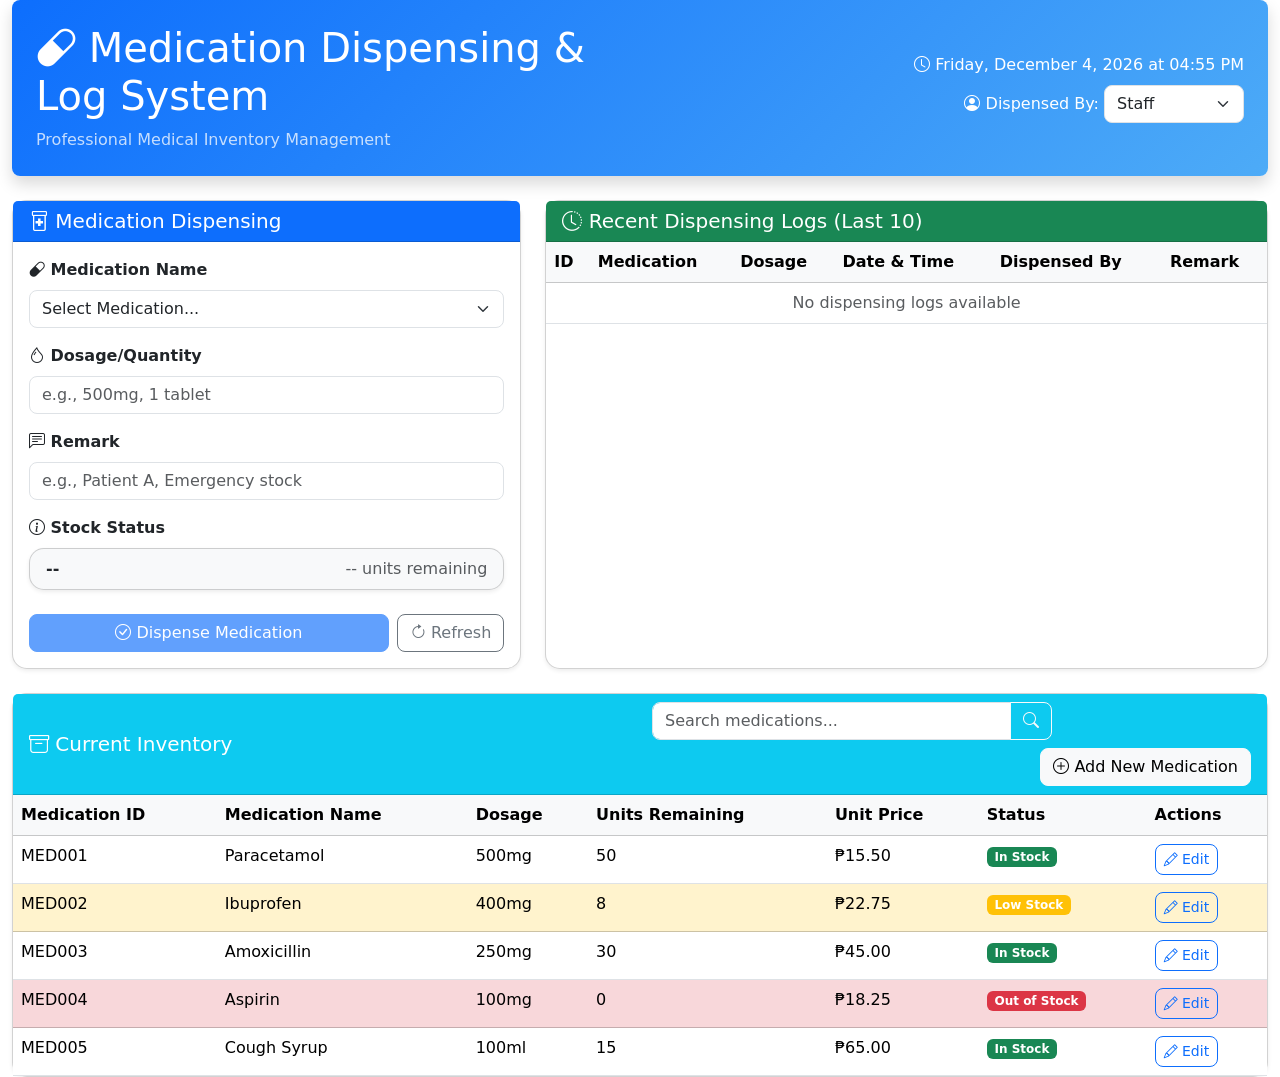
<file: index.html>
<!DOCTYPE html>
<html lang="en">
<head>
    <meta charset="UTF-8">
    <meta name="viewport" content="width=device-width, initial-scale=1.0">
    <title>Medication Dispensing & Log System</title>
    
    <!-- Bootstrap CSS -->
    <link href="https://cdn.jsdelivr.net/npm/bootstrap@5.3.0/dist/css/bootstrap.min.css" rel="stylesheet">
    <!-- Bootstrap Icons -->
    <link rel="stylesheet" href="https://cdn.jsdelivr.net/npm/bootstrap-icons@1.11.0/font/bootstrap-icons.css">
    
    <style>
        .header-gradient {
            background: linear-gradient(135deg, #0d6efd, #4dabf7);
        }
        .stock-status-available { color: #198754; }
        .stock-status-low { color: #fd7e14; }
        .stock-status-out { color: #dc3545; }
        .table-hover tbody tr:hover { background-color: rgba(13, 110, 253, 0.05); }
        .modal-content { border-radius: 15px; }
        .card { border-radius: 15px; box-shadow: 0 0.125rem 0.25rem rgba(0, 0, 0, 0.075); }
        .btn { border-radius: 8px; }
        .form-control, .form-select { border-radius: 8px; }
        .alert { border-radius: 10px; }
    </style>
</head>
<body>
    <div class="container-fluid">
        <!-- Header -->
        <header class="header-gradient text-white p-4 mb-4 rounded-3 shadow">
            <div class="row align-items-center">
                <div class="col-md-6">
                    <h1 class="mb-2">
                        <i class="bi bi-capsule"></i> Medication Dispensing & Log System
                    </h1>
                    <p class="mb-0 opacity-75">Professional Medical Inventory Management</p>
                </div>
                <div class="col-md-6 text-md-end">
                    <div class="mb-2">
                        <i class="bi bi-clock"></i> <span id="currentDateTime"></span>
                    </div>
                    <div>
                        <i class="bi bi-person-circle"></i> 
                        Dispensed By: 
                        <select id="userSelect" class="form-select d-inline-block w-auto">
                            <option value="Staff">Staff</option>
                            <option value="Intern">Intern</option>
                            <option value="Pharmacist">Pharmacist</option>
                            <option value="Nurse">Nurse</option>
                        </select>
                    </div>
                </div>
            </div>
        </header>

        <!-- Alert Container -->
        <div id="alertContainer" class="mb-3"></div>

        <!-- Main Content -->
        <main class="row">
            <!-- Dispensing Section -->
            <section class="col-lg-5 mb-4">
                <div class="card h-100">
                    <div class="card-header bg-primary text-white">
                        <h5 class="mb-0">
                            <i class="bi bi-prescription2"></i> Medication Dispensing
                        </h5>
                    </div>
                    <div class="card-body">
                        <form id="dispensingForm">
                            <div class="mb-3">
                                <label for="medicationSelect" class="form-label fw-semibold">
                                    <i class="bi bi-capsule"></i> Medication Name
                                </label>
                                <select id="medicationSelect" class="form-select" required>
                                    <option value="">Select Medication...</option>
                                </select>
                            </div>
                            
                            <div class="mb-3">
                                <label for="dosageInput" class="form-label fw-semibold">
                                    <i class="bi bi-droplet"></i> Dosage/Quantity
                                </label>
                                <input type="text" id="dosageInput" class="form-control" 
                                       placeholder="e.g., 500mg, 1 tablet" required>
                            </div>
                            
                            <div class="mb-3">
                                <label for="remarkInput" class="form-label fw-semibold">
                                    <i class="bi bi-chat-left-text"></i> Remark
                                </label>
                                <input type="text" id="remarkInput" class="form-control" 
                                       placeholder="e.g., Patient A, Emergency stock">
                            </div>
                            
                            <div class="mb-4">
                                <label class="form-label fw-semibold">
                                    <i class="bi bi-info-circle"></i> Stock Status
                                </label>
                                <div class="card bg-light">
                                    <div class="card-body py-2">
                                        <div class="d-flex justify-content-between align-items-center">
                                            <span id="stockStatus" class="fw-bold">--</span>
                                            <span id="unitsRemaining" class="text-muted">-- units remaining</span>
                                        </div>
                                    </div>
                                </div>
                            </div>
                            
                            <div class="d-grid gap-2 d-md-flex">
                                <button type="submit" id="dispenseBtn" class="btn btn-primary flex-fill" disabled>
                                    <i class="bi bi-check-circle"></i> Dispense Medication
                                </button>
                                <button type="button" id="refreshBtn" class="btn btn-outline-secondary">
                                    <i class="bi bi-arrow-clockwise"></i> Refresh
                                </button>
                            </div>
                        </form>
                    </div>
                </div>
            </section>

            <!-- Recent Logs Section -->
            <section class="col-lg-7 mb-4">
                <div class="card h-100">
                    <div class="card-header bg-success text-white">
                        <h5 class="mb-0">
                            <i class="bi bi-clock-history"></i> Recent Dispensing Logs (Last 10)
                        </h5>
                    </div>
                    <div class="card-body p-0">
                        <div class="table-responsive">
                            <table id="logsTable" class="table table-hover mb-0">
                                <thead class="table-light">
                                    <tr>
                                        <th>ID</th>
                                        <th>Medication</th>
                                        <th>Dosage</th>
                                        <th>Date & Time</th>
                                        <th>Dispensed By</th>
                                        <th>Remark</th>
                                    </tr>
                                </thead>
                                <tbody id="logsTableBody">
                                </tbody>
                            </table>
                        </div>
                    </div>
                </div>
            </section>
        </main>

        <!-- Inventory Section -->
        <section class="row">
            <div class="col-12">
                <div class="card">
                    <div class="card-header bg-info text-white">
                        <div class="row align-items-center">
                            <div class="col-md-6">
                                <h5 class="mb-0">
                                    <i class="bi bi-archive"></i> Current Inventory
                                </h5>
                            </div>
                            <div class="col-md-6 text-md-end">
                                <div class="input-group" style="max-width: 400px;">
                                    <input type="text" id="inventorySearch" class="form-control" 
                                           placeholder="Search medications...">
                                    <button class="btn btn-outline-light" type="button">
                                        <i class="bi bi-search"></i>
                                    </button>
                                </div>
                                <button id="addInventoryBtn" class="btn btn-light mt-2">
                                    <i class="bi bi-plus-circle"></i> Add New Medication
                                </button>
                            </div>
                        </div>
                    </div>
                    <div class="card-body p-0">
                        <div class="table-responsive">
                            <table id="inventoryTable" class="table table-hover mb-0">
                                <thead class="table-light">
                                    <tr>
                                        <th>Medication ID</th>
                                        <th>Medication Name</th>
                                        <th>Dosage</th>
                                        <th>Units Remaining</th>
                                        <th>Unit Price</th>
                                        <th>Status</th>
                                        <th>Actions</th>
                                    </tr>
                                </thead>
                                <tbody id="inventoryTableBody">
                                </tbody>
                            </table>
                        </div>
                    </div>
                </div>
            </div>
        </section>
    </div>

    <!-- Add Medication Modal -->
    <div class="modal fade" id="addMedicationModal" tabindex="-1">
        <div class="modal-dialog modal-dialog-centered">
            <div class="modal-content">
                <div class="modal-header bg-primary text-white">
                    <h5 class="modal-title">
                        <i class="bi bi-plus-circle"></i> Add New Medication
                    </h5>
                    <button type="button" class="btn-close btn-close-white" data-bs-dismiss="modal"></button>
                </div>
                <div class="modal-body">
                    <form id="addMedicationForm">
                        <div class="mb-3">
                            <label for="newMedicationName" class="form-label fw-semibold">Medication Name</label>
                            <input type="text" id="newMedicationName" class="form-control" required>
                        </div>
                        <div class="mb-3">
                            <label for="newMedicationDosage" class="form-label fw-semibold">Dosage</label>
                            <input type="text" id="newMedicationDosage" class="form-control" 
                                   placeholder="e.g., 500mg" required>
                        </div>
                        <div class="mb-3">
                            <label for="newMedicationQuantity" class="form-label fw-semibold">Initial Quantity</label>
                            <input type="number" id="newMedicationQuantity" class="form-control" 
                                   min="0" required>
                        </div>
                    </form>
                </div>
                <div class="modal-footer">
                    <button type="button" class="btn btn-secondary" data-bs-dismiss="modal">
                        <i class="bi bi-x-circle"></i> Cancel
                    </button>
                    <button type="submit" form="addMedicationForm" class="btn btn-primary">
                        <i class="bi bi-check-circle"></i> Add Medication
                    </button>
                </div>
            </div>
        </div>
    </div>

    <!-- Checkout Modal -->
    <div class="modal fade" id="checkoutModal" tabindex="-1" data-bs-backdrop="static">
        <div class="modal-dialog modal-xl">
            <div class="modal-content">
                <div class="modal-header bg-success text-white">
                    <h5 class="modal-title">
                        <i class="bi bi-cash-stack"></i> Customer Checkout & Total Payables
                    </h5>
                    <button type="button" class="btn-close btn-close-white" data-bs-dismiss="modal"></button>
                </div>
                <div class="modal-body p-0">
                    <div class="row g-0">
                        <!-- Left Side - Item Details -->
                        <div class="col-lg-7 border-end">
                            <div class="p-4">
                                <h6 class="mb-3">
                                    <i class="bi bi-receipt"></i> Itemized Summary
                                </h6>
                                
                                <!-- Customer Info -->
                                <div class="row mb-3">
                                    <div class="col-md-6">
                                        <label class="form-label fw-semibold">Customer Name</label>
                                        <input type="text" id="customerName" class="form-control" 
                                               placeholder="Enter customer name" 
                                               onchange="medicationController.setCustomerName(this.value)">
                                    </div>
                                    <div class="col-md-6">
                                        <label class="form-label fw-semibold">Discount Type</label>
                                        <div class="btn-group w-100" role="group">
                                            <button type="button" class="btn btn-outline-primary discount-btn" 
                                                    id="regularDiscount" onclick="medicationController.applyDiscount(null)">
                                                Regular
                                            </button>
                                            <button type="button" class="btn btn-outline-primary discount-btn" 
                                                    id="seniorDiscount" onclick="medicationController.applyDiscount('senior')">
                                                Senior (20%)
                                            </button>
                                            <button type="button" class="btn btn-outline-primary discount-btn" 
                                                    id="pwdDiscount" onclick="medicationController.applyDiscount('pwd')">
                                                PWD (20%)
                                            </button>
                                        </div>
                                    </div>
                                </div>

                                <!-- Items Table -->
                                <div class="table-responsive">
                                    <table class="table table-sm">
                                        <thead class="table-light">
                                            <tr>
                                                <th>Product Name</th>
                                                <th>Dosage</th>
                                                <th>Quantity</th>
                                                <th>Unit Price</th>
                                                <th>Subtotal</th>
                                                <th>Action</th>
                                            </tr>
                                        </thead>
                                        <tbody id="checkoutItemsBody">
                                        </tbody>
                                    </table>
                                </div>
                            </div>
                        </div>

                        <!-- Right Side - Receipt Style View -->
                        <div class="col-lg-5">
                            <div class="p-4 bg-light h-100">
                                <div class="receipt-style">
                                    <h6 class="text-center mb-4">
                                        <i class="bi bi-receipt-cutoff"></i> PAYMENT SUMMARY
                                    </h6>
                                    
                                    <!-- Totals Breakdown -->
                                    <div class="mb-4">
                                        <div class="d-flex justify-content-between mb-2">
                                            <span>Subtotal:</span>
                                            <span id="checkoutSubtotal" class="fw-semibold">₱0.00</span>
                                        </div>
                                        <div class="d-flex justify-content-between mb-2">
                                            <span>Discount:</span>
                                            <span id="checkoutDiscount" class="text-danger">-₱0.00</span>
                                        </div>
                                        <div class="d-flex justify-content-between mb-2">
                                            <span>VAT (12%):</span>
                                            <span id="checkoutVAT" class="fw-semibold">₱0.00</span>
                                        </div>
                                        <hr>
                                        <div class="d-flex justify-content-between">
                                            <span class="fs-5 fw-bold">TOTAL AMOUNT:</span>
                                            <span id="checkoutTotalDisplay" class="display-6 fw-bold text-primary">₱0.00</span>
                                        </div>
                                    </div>

                                    <!-- Payment Method Selection -->
                                    <div class="mb-4">
                                        <label class="form-label fw-semibold">Payment Method</label>
                                        <div class="d-grid gap-2">
                                            <button type="button" class="btn btn-outline-success" 
                                                    onclick="medicationController.setPaymentMethod('cash')">
                                                <i class="bi bi-cash"></i> Cash
                                            </button>
                                            <button type="button" class="btn btn-outline-success" 
                                                    onclick="medicationController.setPaymentMethod('credit_card')">
                                                <i class="bi bi-credit-card"></i> Credit Card
                                            </button>
                                            <button type="button" class="btn btn-outline-success" 
                                                    onclick="medicationController.setPaymentMethod('insurance')">
                                                <i class="bi bi-shield-check"></i> Insurance Claim
                                            </button>
                                        </div>
                                    </div>

                                    <!-- Payment Specific Fields -->
                                    <div id="cashPaymentFields" style="display: none;" class="mb-4">
                                        <label class="form-label fw-semibold">Cash Received</label>
                                        <input type="number" id="cashReceived" class="form-control" 
                                               placeholder="Enter amount received" step="0.01">
                                        <small class="text-muted">Enter the cash amount received from customer</small>
                                    </div>

                                    <div id="cardPaymentFields" style="display: none;" class="mb-4">
                                        <label class="form-label fw-semibold">Card Details</label>
                                        <input type="text" class="form-control mb-2" placeholder="Card Number">
                                        <input type="text" class="form-control mb-2" placeholder="Cardholder Name">
                                        <div class="row">
                                            <div class="col-6">
                                                <input type="text" class="form-control" placeholder="MM/YY">
                                            </div>
                                            <div class="col-6">
                                                <input type="text" class="form-control" placeholder="CVV">
                                            </div>
                                        </div>
                                    </div>

                                    <div id="insurancePaymentFields" style="display: none;" class="mb-4">
                                        <label class="form-label fw-semibold">Insurance Details</label>
                                        <input type="text" class="form-control mb-2" placeholder="Insurance Provider">
                                        <input type="text" class="form-control mb-2" placeholder="Policy Number">
                                        <input type="text" class="form-control" placeholder="Member ID">
                                    </div>

                                    <!-- Action Buttons -->
                                    <div class="d-grid gap-2">
                                        <button type="button" class="btn btn-success btn-lg" 
                                                onclick="medicationController.completeTransaction()">
                                            <i class="bi bi-check-circle"></i> Complete Transaction & Print Receipt
                                        </button>
                                        <button type="button" class="btn btn-outline-danger" 
                                                onclick="medicationController.cancelCheckout()">
                                            <i class="bi bi-x-circle"></i> Cancel Transaction
                                        </button>
                                    </div>
                                </div>
                            </div>
                        </div>
                    </div>
                </div>
            </div>
        </div>
    </div>

    <!-- Bootstrap JS Bundle -->
    <script src="https://cdn.jsdelivr.net/npm/bootstrap@5.3.0/dist/js/bootstrap.bundle.min.js"></script>
    
    <!-- Models -->
    <script src="models/InventoryModel.js"></script>
    <script src="models/LogsModel.js"></script>
    <script src="models/CheckoutModel.js"></script>
    
    <!-- Controller -->
    <script src="controllers/MedicationController.js"></script>
    
    <!-- Initialize Application -->
    <script>
        // Initialize the medication controller when DOM is loaded
        document.addEventListener('DOMContentLoaded', () => {
            window.medicationController = new MedicationController();
            
            // Initialize Bootstrap modals
            const addMedicationModal = new bootstrap.Modal(document.getElementById('addMedicationModal'));
            
            // Override modal show/hide methods
            medicationController.showAddMedicationModal = () => {
                addMedicationModal.show();
            };
            
            medicationController.hideModal = () => {
                addMedicationModal.hide();
                document.getElementById('addMedicationForm').reset();
            };
        });
    </script>
</body>
</html>
</file>
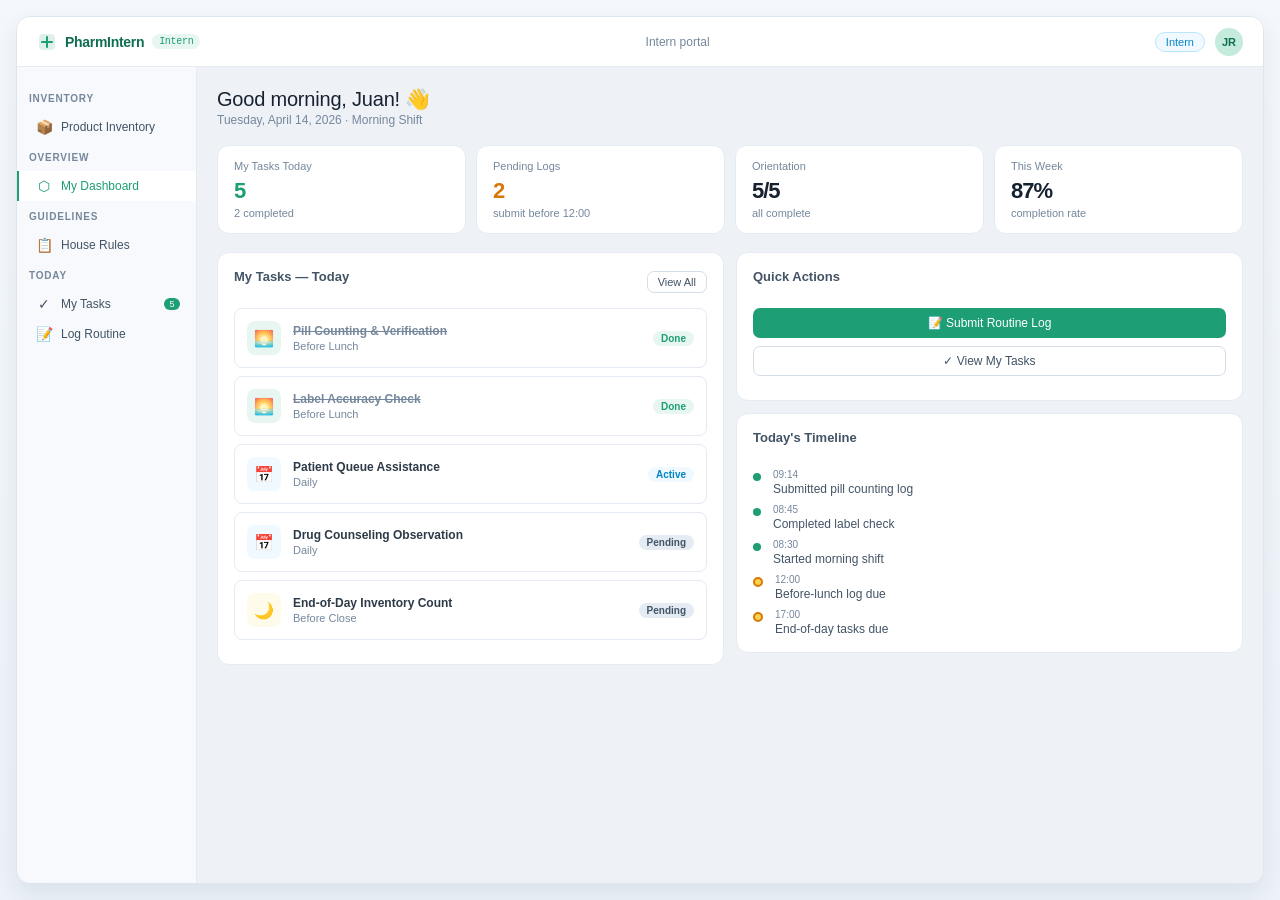
<file: Intern_UI.html>
<!DOCTYPE html>
<html lang="en">
<head>
  <meta charset="utf-8">
  <meta name="viewport" content="width=device-width, initial-scale=1">
  <title>PharmIntern — Intern</title>
<style>
  :root {
    /* Intern dashboard UI tokens (aligned with intern_dashboard_with_inventory.html) */
    --color-background-primary: #ffffff;
    --color-background-secondary: #f7f9fc;
    --color-background-tertiary: #eef2f7;
    --color-border-secondary: #d5dde8;
    --color-border-tertiary: #e5ebf3;
    --color-text-primary: #172231;
    --color-text-secondary: #425466;
    --color-text-tertiary: #75879c;
    --border-radius-md: 8px;
    --border-radius-lg: 12px;
    --accent-green: #1d9e75;
    /* Semantic palette — mapped to intern-style neutrals + accent */
    --teal-50: #e8f6f1; --teal-100: #c5ebdd; --teal-200: #6fcba8; --teal-500: var(--accent-green); --teal-700: #0f6d52; --teal-900: #03302a;
    --slate-50: var(--color-background-secondary); --slate-100: var(--color-border-tertiary); --slate-200: var(--color-border-secondary);
    --slate-400: var(--color-text-tertiary); --slate-600: var(--color-text-secondary); --slate-700: #2d3a47;
    --slate-800: var(--color-text-primary);
    --amber-50: #fffbeb; --amber-200: #fcd34d; --amber-600: #d97706;
    --sky-50: #f0f9ff; --sky-200: #bae6fd; --sky-600: #0284c7;
    --rose-50: #fff1f2; --rose-200: #fecdd3; --rose-600: #e11d48;
    --violet-50: #f5f3ff; --violet-200: #ddd6fe; --violet-600: #7c3aed;
    --font: "Segoe UI", Tahoma, Arial, sans-serif;
    --mono: Consolas, "Courier New", monospace;
  }

  * { box-sizing: border-box; margin: 0; padding: 0; }

  .pims-root {
    font-family: var(--font);
    background: linear-gradient(180deg, #f4f8fc 0%, #ecf2f8 100%);
    min-height: 600px;
    color: var(--slate-800);
    font-size: 13px;
    padding: 16px;
  }

  .pims-app-shell {
    max-width: 1280px;
    margin: 0 auto;
    background: var(--color-background-tertiary);
    border: 1px solid #dde5ef;
    border-radius: 14px;
    overflow: hidden;
    box-shadow: 0 10px 24px rgba(16, 42, 67, 0.08);
    display: flex;
    flex-direction: column;
    min-height: max(600px, calc(100vh - 32px));
  }

  /* NAV */
  .top-nav {
    background: var(--color-background-primary);
    border-bottom: 1px solid var(--color-border-tertiary);
    display: flex;
    align-items: center;
    justify-content: space-between;
    padding: 0 20px;
    height: 50px;
    position: sticky;
    top: 0;
    z-index: 100;
  }
  .nav-brand {
    display: flex; align-items: center; gap: 8px;
    font-size: 14px; font-weight: 600; color: var(--teal-700);
    letter-spacing: -0.3px;
  }
  .nav-brand svg rect { fill: rgba(29, 158, 117, 0.15); }
  .nav-brand svg path { stroke: var(--accent-green); }
  .nav-brand .pill {
    background: var(--teal-50); color: var(--teal-500);
    font-size: 10px; padding: 2px 7px; border-radius: 20px;
    font-family: var(--mono); font-weight: 500;
  }
  .nav-tagline { flex: 1; text-align: center; font-weight: 500; min-width: 0; }
  .nav-tabs { display: flex; gap: 2px; }
  .nav-tab {
    padding: 6px 14px; border-radius: 6px; cursor: pointer;
    font-size: 12px; font-weight: 500; color: var(--slate-400);
    border: none; background: none; transition: all .15s;
  }
  .nav-tab:hover { background: var(--slate-50); color: var(--slate-600); }
  .nav-tab.active { background: var(--teal-50); color: var(--teal-700); }
  .nav-right { display: flex; align-items: center; gap: 10px; }
  .role-badge {
    font-size: 11px; padding: 3px 10px; border-radius: 20px;
    font-weight: 500; cursor: pointer; transition: all .15s;
  }
  .role-hr { background: var(--violet-50); color: var(--violet-600); border: 1px solid var(--violet-200); }
  .role-intern { background: var(--sky-50); color: var(--sky-600); border: 1px solid var(--sky-200); }
  .avatar {
    width: 28px; height: 28px; border-radius: 50%;
    display: flex; align-items: center; justify-content: center;
    font-size: 11px; font-weight: 600;
  }
  .av-hr { background: var(--violet-200); color: var(--violet-600); }
  .av-intern { background: var(--teal-100); color: var(--teal-700); }

  /* LAYOUT */
  .page-shell { display: flex; flex: 1; min-height: calc(600px - 50px); }
  .sidebar {
    width: 180px; min-width: 180px;
    background: var(--color-background-secondary);
    border-right: 1px solid var(--color-border-tertiary);
    padding: 16px 0;
    display: flex; flex-direction: column; gap: 2px;
  }
  .sidebar-section {
    padding: 0 12px 8px;
    font-size: 10px; font-weight: 600; letter-spacing: .8px;
    color: var(--slate-400); text-transform: uppercase;
    margin-top: 10px;
  }
  .sidebar-item {
    display: flex; align-items: center; gap: 8px;
    padding: 7px 16px; cursor: pointer;
    font-size: 12px; font-weight: 500;
    color: var(--slate-600);
    border-left: 2px solid transparent;
    transition: all .15s;
  }
  .sidebar-item:hover { background: var(--slate-50); color: var(--slate-800); }
  .sidebar-item.active {
    background: var(--color-background-primary);
    color: var(--accent-green);
    font-weight: 500;
    border-left-color: var(--accent-green);
  }
  .sidebar-item .ico { font-size: 14px; width: 18px; text-align: center; }
  .sidebar-item .badge {
    margin-left: auto; background: var(--accent-green); color: white;
    font-size: 9px; padding: 1px 5px; border-radius: 10px; min-width: 16px; text-align: center;
  }

  .main-content { flex: 1; overflow: auto; background: var(--color-background-tertiary); }
  .page { display: none; padding: 20px; animation: fadeIn .2s ease; }
  .page.active { display: block; }
  @keyframes fadeIn { from { opacity: 0; transform: translateY(4px); } to { opacity: 1; transform: translateY(0); } }

  /* COMMON */
  .page-header { margin-bottom: 18px; }
  .page-title { font-size: 18px; font-weight: 600; color: var(--slate-800); letter-spacing: -.4px; }
  .page-sub { font-size: 12px; color: var(--slate-400); margin-top: 3px; }
  .section-title { font-size: 13px; font-weight: 600; color: var(--slate-600); margin-bottom: 10px; }

  /* GRID / STATS */
  .stats-row { display: grid; grid-template-columns: repeat(4, 1fr); gap: 10px; margin-bottom: 18px; }
  .stat-card {
    background: var(--color-background-primary);
    border: 1px solid var(--color-border-tertiary);
    border-radius: var(--border-radius-lg);
    padding: 14px 16px;
  }
  .stat-label { font-size: 11px; color: var(--slate-400); font-weight: 500; margin-bottom: 6px; }
  .stat-value { font-size: 22px; font-weight: 600; color: var(--slate-800); letter-spacing: -1px; }
  .stat-sub { font-size: 11px; color: var(--slate-400); margin-top: 3px; }
  .stat-teal .stat-value { color: var(--teal-500); }
  .stat-amber .stat-value { color: var(--amber-600); }
  .stat-rose .stat-value { color: var(--rose-600); }

  /* CARDS */
  .card {
    background: var(--color-background-primary);
    border: 1px solid var(--color-border-tertiary);
    border-radius: var(--border-radius-lg);
    padding: 16px;
    margin-bottom: 12px;
  }
  .card-header {
    display: flex; align-items: center; justify-content: space-between;
    margin-bottom: 14px;
  }
  .two-col { display: grid; grid-template-columns: 1fr 1fr; gap: 12px; }
  .three-col { display: grid; grid-template-columns: 1fr 1fr 1fr; gap: 12px; }

  /* BUTTONS */
  .btn {
    display: inline-flex; align-items: center; gap: 6px;
    padding: 7px 14px; border-radius: 7px; cursor: pointer;
    font-size: 12px; font-weight: 500; font-family: var(--font);
    border: 1px solid transparent; transition: all .15s;
  }
  .btn-primary { background: var(--teal-500); color: white; }
  .btn-primary:hover { background: var(--teal-700); }
  .btn-outline { background: white; color: var(--slate-600); border-color: var(--slate-200); }
  .btn-outline:hover { background: var(--slate-50); }
  .btn-sm { padding: 4px 10px; font-size: 11px; }
  .btn-danger { background: var(--rose-50); color: var(--rose-600); border-color: var(--rose-200); }
  .btn-amber { background: var(--amber-50); color: var(--amber-600); border-color: var(--amber-200); }

  /* TAGS / BADGES */
  .tag {
    display: inline-flex; align-items: center; gap: 4px;
    padding: 2px 8px; border-radius: 12px; font-size: 10px; font-weight: 600;
  }
  .tag-teal { background: var(--teal-50); color: var(--teal-500); }
  .tag-amber { background: var(--amber-50); color: var(--amber-600); }
  .tag-rose { background: var(--rose-50); color: var(--rose-600); }
  .tag-sky { background: var(--sky-50); color: var(--sky-600); }
  .tag-violet { background: var(--violet-50); color: var(--violet-600); }
  .tag-slate { background: var(--slate-100); color: var(--slate-600); }

  /* TABLE */
  .data-table { width: 100%; border-collapse: collapse; font-size: 12px; }
  .data-table th { text-align: left; padding: 8px 12px; background: var(--slate-50); color: var(--slate-400); font-weight: 600; font-size: 10px; text-transform: uppercase; letter-spacing: .5px; }
  .data-table td { padding: 10px 12px; border-bottom: 1px solid var(--slate-100); color: var(--slate-600); }
  .data-table tr:last-child td { border-bottom: none; }
  .data-table tr:hover td { background: var(--slate-50); }

  /* FORM */
  .form-group { margin-bottom: 12px; }
  .form-label { display: block; font-size: 11px; font-weight: 600; color: var(--slate-600); margin-bottom: 5px; letter-spacing: .3px; }
  .form-label .req { color: var(--rose-600); }
  .form-input, .form-select, .form-textarea {
    width: 100%; padding: 8px 11px; border: 1px solid var(--slate-200);
    border-radius: 7px; font-size: 12px; font-family: var(--font);
    color: var(--slate-800); background: white;
    transition: border .15s;
    outline: none;
  }
  .form-input:focus, .form-select:focus, .form-textarea:focus {
    border-color: var(--teal-500);
    box-shadow: 0 0 0 3px rgba(13,140,105,.08);
  }
  .form-textarea { resize: vertical; min-height: 72px; }
  .form-hint { font-size: 10px; color: var(--slate-400); margin-top: 4px; }
  .form-row { display: grid; grid-template-columns: 1fr 1fr; gap: 10px; }
  .form-row-3 { display: grid; grid-template-columns: 1fr 1fr 1fr; gap: 10px; }

  /* TASK BANDS */
  .task-band {
    border-radius: 10px; margin-bottom: 10px; overflow: hidden;
    border: 1px solid var(--slate-100);
  }
  .task-band-header {
    display: flex; align-items: center; gap: 10px;
    padding: 10px 14px; font-size: 12px; font-weight: 600;
    cursor: pointer; user-select: none;
  }
  .task-band-header .arrow { margin-left: auto; font-size: 10px; transition: transform .2s; }
  .task-band-header.open .arrow { transform: rotate(180deg); }
  .band-before-lunch .task-band-header { background: var(--teal-50); color: var(--teal-700); }
  .band-daily .task-band-header { background: var(--sky-50); color: var(--sky-600); }
  .band-before-close .task-band-header { background: var(--amber-50); color: var(--amber-600); }
  .band-weekly .task-band-header { background: var(--violet-50); color: var(--violet-600); }
  .task-band-body { background: white; }
  .task-row {
    display: flex; align-items: center; gap: 10px;
    padding: 9px 14px; border-bottom: 1px solid var(--slate-100);
    font-size: 12px;
  }
  .task-row:last-child { border-bottom: none; }
  .task-row .task-check {
    width: 16px; height: 16px; border-radius: 4px;
    border: 1.5px solid var(--slate-200); cursor: pointer;
    display: flex; align-items: center; justify-content: center;
    flex-shrink: 0; transition: all .15s;
  }
  .task-row .task-check.done { background: var(--teal-500); border-color: var(--teal-500); color: white; font-size: 9px; }
  .task-name { flex: 1; color: var(--slate-700); }
  .task-name.done { text-decoration: line-through; color: var(--slate-400); }
  .task-time { font-family: var(--mono); font-size: 10px; color: var(--slate-400); }
  .task-assignee { font-size: 10px; color: var(--slate-400); }

  /* PROGRESS */
  .progress-bar {
    height: 5px; background: var(--slate-100); border-radius: 10px; overflow: hidden;
  }
  .progress-fill { height: 100%; background: var(--teal-500); border-radius: 10px; transition: width .4s; }
  .progress-fill.amber { background: var(--amber-600); }
  .progress-fill.rose { background: var(--rose-600); }

  /* TIMELINE */
  .timeline-item {
    display: flex; gap: 12px; margin-bottom: 14px;
  }
  .timeline-dot {
    width: 8px; height: 8px; border-radius: 50%; margin-top: 4px; flex-shrink: 0;
    background: var(--teal-500);
  }
  .timeline-dot.pending { background: var(--amber-200); border: 2px solid var(--amber-600); width: 10px; height: 10px; margin-top: 3px; }
  .timeline-line {
    width: 1px; background: var(--slate-100); margin: 0 3px;
  }
  .timeline-content { flex: 1; }
  .timeline-meta { font-size: 10px; color: var(--slate-400); }
  .timeline-text { font-size: 12px; color: var(--slate-600); margin-top: 2px; }

  /* ORIENTATION STEPS */
  .orientation-step {
    display: flex; gap: 12px; padding: 12px;
    border: 1px solid var(--slate-100); border-radius: 8px;
    margin-bottom: 8px; background: white; cursor: pointer;
    transition: all .15s;
  }
  .orientation-step:hover { border-color: var(--teal-200); }
  .orientation-step.active { border-color: var(--teal-500); background: var(--teal-50); }
  .step-num {
    width: 26px; height: 26px; border-radius: 50%;
    background: var(--slate-100); color: var(--slate-400);
    display: flex; align-items: center; justify-content: center;
    font-size: 11px; font-weight: 700; flex-shrink: 0;
  }
  .orientation-step.active .step-num { background: var(--teal-500); color: white; }
  .orientation-step.done .step-num { background: var(--teal-50); color: var(--teal-500); }
  .step-content .step-title { font-size: 12px; font-weight: 600; color: var(--slate-700); }
  .step-content .step-desc { font-size: 11px; color: var(--slate-400); margin-top: 2px; }

  /* LIVE FORM special */
  .live-form-banner {
    background: var(--teal-500); color: white;
    padding: 10px 16px; border-radius: 8px;
    display: flex; align-items: center; justify-content: space-between;
    margin-bottom: 14px;
  }
  .live-clock {
    font-family: var(--mono); font-size: 18px; font-weight: 500;
    letter-spacing: 1px;
  }
  .timer-badge {
    font-family: var(--mono); font-size: 12px;
    background: rgba(255,255,255,.2); padding: 3px 10px; border-radius: 6px;
  }
  .checkbox-group {
    display: flex; flex-direction: column; gap: 6px;
  }
  .checkbox-item {
    display: flex; align-items: center; gap: 8px;
    padding: 7px 10px; border: 1px solid var(--slate-100); border-radius: 6px;
    cursor: pointer; transition: all .15s; font-size: 12px;
  }
  .checkbox-item:hover { background: var(--slate-50); }
  .checkbox-item input { accent-color: var(--teal-500); }
  .validation-error { font-size: 10px; color: var(--rose-600); margin-top: 3px; display: none; }
  .validation-error.show { display: block; }
  .submit-success {
    display: none; background: var(--teal-50); border: 1px solid var(--teal-200);
    border-radius: 8px; padding: 14px; text-align: center;
    color: var(--teal-700); font-size: 13px;
  }
  .submit-success.show { display: block; }
  .submit-success .big-check { font-size: 28px; margin-bottom: 6px; }
  .submit-success .success-title { font-weight: 600; font-size: 14px; }

  /* RULES list */
  .rule-item {
    display: flex; align-items: flex-start; gap: 10px;
    padding: 10px 12px; border: 1px solid var(--slate-100);
    border-radius: 8px; margin-bottom: 6px; background: white;
  }
  .rule-num {
    width: 22px; height: 22px; border-radius: 50%;
    background: var(--slate-100); color: var(--slate-600);
    display: flex; align-items: center; justify-content: center;
    font-size: 10px; font-weight: 700; flex-shrink: 0;
  }
  .rule-text { font-size: 12px; color: var(--slate-700); flex: 1; }
  .rule-actions { display: flex; gap: 4px; }

  /* LOG MONITOR */
  .log-row {
    display: flex; gap: 10px; align-items: flex-start;
    padding: 10px 12px; border-bottom: 1px solid var(--slate-100);
    font-size: 12px;
  }
  .log-time { font-family: var(--mono); font-size: 10px; color: var(--slate-400); min-width: 54px; margin-top: 1px; }
  .log-intern { font-weight: 600; color: var(--slate-700); min-width: 80px; }
  .log-detail { color: var(--slate-600); flex: 1; }
  .log-task { font-size: 10px; color: var(--slate-400); }

  /* SCROLLABLE */
  .scroll-area { max-height: 340px; overflow-y: auto; }
  .scroll-area::-webkit-scrollbar { width: 4px; }
  .scroll-area::-webkit-scrollbar-track { background: transparent; }
  .scroll-area::-webkit-scrollbar-thumb { background: var(--slate-200); border-radius: 4px; }

  /* INTERN TASK CARD */
  .intern-task {
    border: 1px solid var(--slate-100); border-radius: 8px;
    padding: 12px; margin-bottom: 8px; background: white;
    display: flex; align-items: center; gap: 12px;
    cursor: pointer; transition: all .15s;
  }
  .intern-task:hover { border-color: var(--teal-200); box-shadow: 0 2px 8px rgba(0,0,0,.04); }
  .intern-task .task-icon {
    width: 34px; height: 34px; border-radius: 8px;
    display: flex; align-items: center; justify-content: center;
    font-size: 16px; flex-shrink: 0;
  }
  .icon-teal { background: var(--teal-50); }
  .icon-sky { background: var(--sky-50); }
  .icon-amber { background: var(--amber-50); }
  .icon-violet { background: var(--violet-50); }
  .intern-task-info { flex: 1; }
  .intern-task-name { font-size: 12px; font-weight: 600; color: var(--slate-700); }
  .intern-task-meta { font-size: 11px; color: var(--slate-400); margin-top: 2px; }
  .intern-task-status { display: flex; flex-direction: column; align-items: flex-end; gap: 4px; }

  /* EMPTY STATE */
  .empty { text-align: center; padding: 30px; color: var(--slate-400); font-size: 12px; }
  .empty .empty-icon { font-size: 28px; margin-bottom: 8px; }

  /* NOTIFICATION DOT */
  .notif { position: relative; }
  .notif-dot {
    position: absolute; top: -2px; right: -2px;
    width: 7px; height: 7px; border-radius: 50%;
    background: var(--rose-600); border: 1.5px solid white;
  }

  .divider { border: none; border-top: 1px solid var(--slate-100); margin: 14px 0; }

  .inline-tip {
    display: flex; align-items: flex-start; gap: 8px;
    background: var(--sky-50); border: 1px solid var(--sky-200);
    border-radius: var(--border-radius-md); padding: 10px 12px; font-size: 11px;
    color: var(--sky-600); margin-bottom: 12px;
  }

  /* Intern dashboard page — matches intern_dashboard greeting + panels */
  .intern-dash-greeting {
    font-size: 20px;
    font-weight: 500;
    letter-spacing: -0.2px;
    color: var(--color-text-primary);
  }
  .intern-dash-sub { font-size: 12px; color: var(--color-text-tertiary); margin-top: 2px; }
  .intern-timeline-compact .timeline-item { margin-bottom: 8px; }
  .intern-timeline-compact .timeline-item:last-child { margin-bottom: 0; }

  /* PRODUCT INVENTORY (report-style + live-form panel) */
  .inv-report-head {
    display: flex; flex-wrap: wrap; gap: 12px 20px; justify-content: space-between; align-items: flex-start;
    margin-bottom: 16px; font-size: 12px; color: var(--slate-600);
    padding: 14px 16px; background: var(--color-background-primary);
    border: 1px solid var(--color-border-tertiary); border-radius: var(--border-radius-lg);
    box-shadow: 0 1px 3px rgba(16, 42, 67, 0.04);
  }
  .inv-report-head .co { line-height: 1.45; }
  .inv-report-head .co strong { color: var(--slate-800); font-size: 13px; display: block; margin-bottom: 2px; }
  .inv-meta { text-align: right; }
  .inv-banner {
    display: flex; align-items: center; justify-content: space-between; gap: 12px;
    flex-wrap: wrap;
    padding: 14px 18px; margin-bottom: 16px;
    background: linear-gradient(135deg, #0f6d52 0%, var(--teal-500) 48%, #1a9a72 100%);
    border-radius: var(--border-radius-lg);
    box-shadow: 0 4px 14px rgba(15, 109, 82, 0.22);
    border: 1px solid rgba(255,255,255,.12);
  }
  .inv-banner-title {
    font-size: 15px; font-weight: 600; color: #fff; letter-spacing: -0.2px;
  }
  .inv-banner-sub {
    font-size: 12px; color: rgba(255,255,255,.88); margin-top: 4px; font-weight: 400;
  }
  .inv-banner-note {
    font-size: 11px; color: rgba(255,255,255,.75); padding: 4px 10px; border-radius: 20px;
    background: rgba(255,255,255,.12); border: 1px solid rgba(255,255,255,.18);
  }
  .inv-stats-row .stat-card.stat-peso .stat-value { color: var(--teal-500); }
  .inv-filter-card {
    box-shadow: 0 1px 3px rgba(16, 42, 67, 0.05);
  }
  .inv-filters { display: flex; flex-wrap: wrap; gap: 8px 14px; align-items: center; font-size: 11px; color: var(--slate-400); margin-bottom: 10px; }
  .inv-filters select, .inv-filters input[type="search"] { margin-left: 6px; padding: 6px 10px; border-radius: 7px; border: 1px solid var(--slate-200); font-size: 12px; background: white; }
  .inv-filters input[type="search"] { min-width: 180px; }
  .inv-layout {
    display: grid;
    grid-template-columns: minmax(0, 1fr) minmax(280px, 380px);
    gap: 12px;
    align-items: start;
  }
  .inv-table-panel { min-width: 0; }
  .inv-table-scroll { overflow-x: auto; max-width: 100%; border: 1px solid var(--slate-100); border-radius: var(--border-radius-lg); background: var(--color-background-primary); box-shadow: 0 1px 3px rgba(16, 42, 67, 0.04); }
  .inv-table-scroll .data-table { font-size: 11px; min-width: 1100px; }
  .inv-table-scroll .data-table thead th {
    background: linear-gradient(180deg, var(--slate-50) 0%, #eef2f6 100%);
    border-bottom: 1px solid var(--slate-200);
    font-weight: 600;
  }
  .inv-table-scroll .data-table th, .inv-table-scroll .data-table td { padding: 8px 9px; white-space: nowrap; }
  .inv-table-scroll .data-table td.wrap { white-space: normal; max-width: 120px; }
  .inv-table-scroll .data-table .num { text-align: right; font-family: var(--mono); font-size: 10px; }
  .inv-table-scroll .data-table tbody tr { cursor: pointer; }
  .inv-table-scroll .data-table tbody tr.inv-row-sel { background: var(--teal-50) !important; outline: 1px solid var(--teal-200); }
  .inv-total-row { display: flex; justify-content: flex-end; align-items: center; gap: 12px; padding: 12px 14px; border-top: 1px solid var(--slate-100); font-size: 12px; font-weight: 600; background: linear-gradient(180deg, #f8fafb 0%, var(--slate-50) 100%); }
  .inv-total-row .amt { font-family: var(--mono); color: var(--teal-700); font-size: 13px; }
  .inv-form-panel { position: sticky; top: 8px; }
  .inv-form-panel .card { margin-bottom: 10px; box-shadow: 0 1px 3px rgba(16, 42, 67, 0.05); }
  .inv-form-empty {
    font-size: 12px; color: var(--slate-600); padding: 14px; line-height: 1.5;
    background: var(--slate-50); border-radius: var(--border-radius-md); border: 1px dashed var(--slate-200);
  }
  .inv-modal-overlay {
    position: fixed; inset: 0; background: rgba(0,0,0,.35); display: none; align-items: center; justify-content: center; z-index: 200;
  }
  .inv-modal-overlay.show { display: flex; }
  .inv-modal-box {
    background: var(--color-background-primary); border-radius: var(--border-radius-lg); border: 1px solid var(--slate-200);
    padding: 18px; width: 360px; max-width: 92%; box-shadow: 0 12px 40px rgba(0,0,0,.12);
  }
  .inv-modal-box h3 { font-size: 15px; font-weight: 600; margin-bottom: 8px; color: var(--slate-800); }
  .inv-modal-actions { display: flex; gap: 8px; justify-content: flex-end; margin-top: 14px; }

  @media (max-width: 980px) {
    .pims-root { padding: 8px; }
    .pims-app-shell { min-height: auto; border-radius: 12px; }
    .page-shell { flex-direction: column; }
    .sidebar {
      width: 100%;
      min-width: 0;
      border-right: none;
      border-bottom: 1px solid var(--color-border-tertiary);
      flex-direction: row;
      flex-wrap: wrap;
      padding: 10px 8px;
      gap: 4px;
    }
    .sidebar-section { width: 100%; margin-top: 4px; padding: 0 8px 4px; }
    .sidebar-item { padding: 7px 12px; border-radius: var(--border-radius-md); }
    .stats-row { grid-template-columns: repeat(2, minmax(0, 1fr)); }
    .two-col, .three-col { grid-template-columns: 1fr; }
    .inv-layout { grid-template-columns: 1fr; }
    .inv-form-panel { position: relative; top: 0; }
  }
  @media (max-width: 620px) {
    .stats-row { grid-template-columns: 1fr; }
    .page { padding: 14px; }
    .top-nav { flex-wrap: wrap; height: auto; padding: 10px 12px; gap: 8px; }
    .nav-tagline { order: 3; width: 100%; flex: none; text-align: left; }
  }
</style>
</head>
<body>
<div class="pims-root">
  <div class="pims-app-shell">
    <div class="top-nav">
      <div class="nav-brand">
        <svg width="20" height="20" viewBox="0 0 20 20" fill="none" aria-hidden="true"><rect x="2" y="2" width="16" height="16" rx="4"/><path d="M10 5v10M5 10h10" stroke-width="2" stroke-linecap="round"/></svg>
        PharmIntern
        <span class="pill">Intern</span>
      </div>
      <div class="nav-tagline" style="font-size:12px;color:var(--slate-400)">Intern portal</div>
      <div class="nav-right">
        <span class="role-badge role-intern">Intern</span>
        <div class="avatar av-intern">JR</div>
      </div>
    </div>
    <div class="page-shell">
      <div class="sidebar" id="sidebar"><div id="sidebar-content"></div></div>
      <div class="main-content" id="main-content" role="main"></div>
    </div>
  </div>
</div>
<div id="inv-del-modal" class="inv-modal-overlay" aria-hidden="true">
  <div class="inv-modal-box" role="dialog" aria-labelledby="inv-del-title">
    <h3 id="inv-del-title">Delete product?</h3>
    <p style="font-size:12px;color:var(--slate-600);margin-top:6px;line-height:1.4">This removes the row from your local inventory list.</p>
    <div class="inv-modal-actions">
      <button type="button" class="btn btn-outline btn-sm" onclick="invCloseDelModal()">Cancel</button>
      <button type="button" class="btn btn-danger btn-sm" onclick="invConfirmDelete()">Delete</button>
    </div>
  </div>
</div>
<div id="inv-report-modal" class="inv-modal-overlay" aria-hidden="true">
  <div class="inv-modal-box" role="dialog" aria-labelledby="inv-report-title">
    <h3 id="inv-report-title">Generate Inventory Report</h3>
    <div class="form-group">
      <label class="form-label">Report Type</label>
      <select id="inv-report-type" class="form-select">
        <option value="daily">Daily Inventory Report</option>
        <option value="stock-count">Stock Count Report</option>
        <option value="stock-product">Stock Product Report</option>
      </select>
    </div>
    <div class="form-group">
      <label class="form-label">Date</label>
      <input id="inv-report-date" type="date" class="form-input">
    </div>
    <div class="inv-modal-actions">
      <button type="button" class="btn btn-outline btn-sm" onclick="invCloseReportModal()">Cancel</button>
      <button type="button" class="btn btn-primary btn-sm" onclick="invGenerateReport()">Generate</button>
    </div>
  </div>
</div>
<script>

let currentPage = 'intern-dashboard';
let liveTimer = null;
let seconds = 0;
let formStartTime = null;

const internPages = [
  { id: 'product-inventory', label: 'Product Inventory', ico: '📦', section: 'Inventory' },
  { id: 'intern-dashboard', label: 'My Dashboard', ico: '⬡', section: 'Overview' },
  { id: 'house-rules', label: 'House Rules', ico: '📋', section: 'Guidelines' },
  { id: 'task-view', label: 'My Tasks', ico: '✓', section: 'Today', badge: '5' },
  { id: 'live-form', label: 'Log Routine', ico: '📝', section: 'Today' },
];

function renderSidebar() {
  const el = document.getElementById('sidebar-content');
  let html = '';
  let lastSection = '';
  internPages.forEach(p => {
    if (p.section !== lastSection) {
      html += `<div class="sidebar-section">${p.section}</div>`;
      lastSection = p.section;
    }
    html += `<div class="sidebar-item ${p.id===currentPage?'active':''}" onclick="navigate('${p.id}')" id="nav-${p.id}">
      <span class="ico">${p.ico}</span>
      <span>${p.label}</span>
      ${p.badge ? `<span class="badge">${p.badge}</span>` : ''}
    </div>`;
  });
  el.innerHTML = html;
}

function navigate(pageId) {
  currentPage = pageId;
  renderSidebar();
  document.getElementById('main-content').innerHTML = renderPage(pageId);
  if (pageId === 'live-form') initLiveForm();
  if (pageId === 'task-view') initTaskToggles();
  if (pageId === 'product-inventory') setTimeout(initInvPage, 0);
}

function renderPage(id) {
  const pages = {
    'product-inventory': renderProductInventory,
    'intern-dashboard': renderInternDashboard,
    'house-rules': renderHouseRulesIntern,
    'task-view': renderTaskView,
    'live-form': renderLiveForm,
  };
  return (pages[id] || (() => '<div class="page active"><p>Page not found</p></div>'))();
}

function renderHouseRulesIntern() {
  const submissions = [
    'Completed, signed, and stamped application for registration of premises',
    'Premises layout and sketch',
    'Taxpayer identification number copy',
    'Certificate of registration of the pharmacist with PMRA',
    'Valid practicing certificate copy of the pharmacist',
    'Signed contractual commitment letter for full-time personnel',
    'Business registration copy from registrar of businesses',
    'Payment receipt copy from PMRA'
  ];
  const premises = [
    'Premises must protect medicines from weather, seepage, and pests/vermin.',
    'Building condition should be maintained and reviewed regularly; repairs must be done when necessary.',
    'Layout should support efficient workflow, communication, and supervision.',
    'Space should be adequate for operations (minimum 40 sqm, one side at least 5m, height around 2.5m).',
    'Floors and walls should be crack-free and made of impervious materials for easy cleaning.',
    'Building should be effectively lit and properly ventilated.',
    'Premises must be secure from unauthorized access (steel burglar bars installed).',
    'Toilets must be well ventilated and should not open directly to the medicine storage area.'
  ];

  return `<div class="page active">
    <div class="page-header">
      <div class="page-title">House Rules</div>
      <div class="page-sub">Issued by HR Personnel · Pharmacy and Medicines Regulatory Authority guidance</div>
    </div>

    <div class="card">
      <div class="card-header">
        <span class="section-title">Policy Notice</span>
        <span class="tag tag-violet">HR Personnel</span>
      </div>
      <div style="font-size:12px;color:var(--slate-600);line-height:1.55">
        All interns must comply with the following minimum operational and submission requirements while on duty.
        These rules are posted by HR Personnel and must be acknowledged during orientation.
      </div>
    </div>

    <div class="two-col">
      <div class="card">
        <div class="card-header">
          <span class="section-title">A. Submissions</span>
          <span class="tag tag-sky">${submissions.length} items</span>
        </div>
        ${submissions.map((item, idx) => `
          <div class="rule-item">
            <div class="rule-num">${idx + 1}</div>
            <div class="rule-text">${item}</div>
          </div>
        `).join('')}
      </div>

      <div class="card">
        <div class="card-header">
          <span class="section-title">B. Premises</span>
          <span class="tag tag-amber">${premises.length} rules</span>
        </div>
        ${premises.map((item, idx) => `
          <div class="rule-item">
            <div class="rule-num">${idx + 1}</div>
            <div class="rule-text">${item}</div>
          </div>
        `).join('')}
      </div>
    </div>
  </div>`;
}

function renderProductInventory() {
  return `<div class="page active">
    <div class="page-header">
      <div class="page-title">Inventory Summary</div>
      <div class="page-sub">Manufacturer <strong style="color:var(--slate-600)">GEN</strong> · Sorted by generic name</div>
    </div>
    <div class="inv-report-head">
      <div class="co">
        <strong>Pro Pharmacy</strong>
        131 McNabb Street<br>
        Markham, Ontario L3R 5V7
      </div>
      <div class="co inv-meta">
        <div><strong>Date</strong> · Apr 14, 2026</div>
        <div style="margin-top:4px"><strong>Report period</strong> · Apr 01, 2026 to Apr 30, 2026</div>
      </div>
    </div>
    <div class="inv-banner" role="region" aria-label="Inventory actions">
      <div>
        <div class="inv-banner-title">Product list</div>
        <div class="inv-banner-sub">View, add, edit, or delete rows — amounts in Philippine peso (₱)</div>
      </div>
      <span class="inv-banner-note">Saved in this browser only</span>
    </div>
    <div class="stats-row inv-stats-row">
      <div class="stat-card stat-teal"><div class="stat-label">Total SKUs</div><div class="stat-value" id="inv-st-sku">0</div></div>
      <div class="stat-card stat-peso"><div class="stat-label">On Hand Value</div><div class="stat-value" id="inv-st-val">₱0.00</div></div>
      <div class="stat-card stat-amber"><div class="stat-label">Low stock</div><div class="stat-value" id="inv-st-low">0</div></div>
      <div class="stat-card stat-rose"><div class="stat-label">Out of stock</div><div class="stat-value" id="inv-st-out">0</div></div>
    </div>
    <div class="card inv-filter-card" style="padding:12px 14px">
      <div class="inv-filters" style="margin-bottom:0">
        <label>Search <input type="search" id="inv-srch" placeholder="DIN, trade, generic…" autocomplete="off" oninput="invRenderTable()"></label>
        <label>Mfr <select id="inv-mfr" onchange="invRenderTable()"><option value="" selected>All</option><option value="GEN">GEN</option></select></label>
        <label>Sort <select id="inv-sort" onchange="invRenderTable()"><option value="generic" selected>Generic name</option><option value="trade">Trade name</option></select></label>
        <label>Status <select id="inv-fstat" onchange="invRenderTable()"><option value="">All</option><option value="ok">In stock</option><option value="low">Low</option><option value="out">Out</option></select></label>
      </div>
      <div style="margin-top:10px;display:flex;gap:8px;flex-wrap:wrap">
        <button type="button" class="btn btn-primary btn-sm" onclick="invStartAdd()">＋ Add product</button>
        <button type="button" class="btn btn-outline btn-sm" onclick="invOpenReportModal()">Generate report</button>
      </div>
    </div>
    <div class="inv-layout">
      <div class="inv-table-panel card" style="padding:0;overflow:hidden">
        <div class="inv-table-scroll">
          <table class="data-table">
            <thead>
              <tr>
                <th>DIN</th><th>Trade Name</th><th>Generic</th><th>Strength</th><th>Form</th><th>Mfr</th>
                <th>Description</th><th class="num">Inv#</th><th class="num">Pack</th><th class="num">On Hand</th><th class="num">Re-Ord</th><th class="num">#Pks</th><th class="num">Qty Disp</th>
                <th class="num">Sup ₱</th><th class="num">Acq ₱</th><th class="num">OH Value</th><th>Status</th><th></th>
              </tr>
            </thead>
            <tbody id="inv-tbody"></tbody>
          </table>
        </div>
        <div class="inv-total-row">Total on hand value <span class="amt" id="inv-total-bar">₱0.0000</span></div>
      </div>
      <aside class="inv-form-panel" id="inv-side-panel" aria-label="Product editor">
        <div id="inv-form-placeholder" class="inv-form-empty">Click a row to load it here and edit. Use <strong>Add product</strong> to create a new line, or <strong>Delete</strong> to remove the selected row.</div>
        <div id="inv-form-editor" style="display:none">
          <div class="card">
            <div class="section-title" style="margin-bottom:12px">Identification</div>
            <div class="form-row">
              <div class="form-group"><label class="form-label">DIN <span class="req">*</span></label><input class="form-input" id="inv-f-din" maxlength="20" placeholder="2237721"></div>
              <div class="form-group"><label class="form-label">Manufacturer <span class="req">*</span></label><input class="form-input" id="inv-f-mfr" placeholder="GEN"></div>
            </div>
            <div class="form-group"><label class="form-label">Trade name <span class="req">*</span></label><input class="form-input" id="inv-f-trade" placeholder="GEN-ACEBUTOLOL"></div>
            <div class="form-group"><label class="form-label">Generic name <span class="req">*</span></label><input class="form-input" id="inv-f-generic" placeholder="ACEBUTOLOL HCL"></div>
            <div class="form-row">
              <div class="form-group"><label class="form-label">Strength</label><input class="form-input" id="inv-f-str" placeholder="100MG"></div>
              <div class="form-group"><label class="form-label">Form</label>
                <select class="form-select" id="inv-f-form"><option>TABLET</option><option>CAPSULE</option><option>LIQUID</option><option>OTHER</option></select>
              </div>
            </div>
          </div>
          <div class="card">
            <div class="section-title" style="margin-bottom:12px">Stock &amp; movement</div>
            <div class="form-group"><label class="form-label">Description</label><input class="form-input" id="inv-f-desc" placeholder="Optional"></div>
            <div class="form-row-3">
              <div class="form-group"><label class="form-label">Inv#</label><input class="form-input" id="inv-f-invnum" type="number" min="0" step="1" placeholder="1"></div>
              <div class="form-group"><label class="form-label">Pack size</label><input class="form-input" id="inv-f-pack" type="number" min="0" step="1" placeholder="100"></div>
              <div class="form-group"><label class="form-label">On hand (units)</label><input class="form-input" id="inv-f-oh" type="number" min="0" step="1" placeholder="0" oninput="invUpdateOhValPreview()"></div>
            </div>
            <div class="form-row-3">
              <div class="form-group"><label class="form-label">Re-order point</label><input class="form-input" id="inv-f-rp" type="number" min="0" step="1" placeholder="0"></div>
              <div class="form-group"><label class="form-label">#Pks</label><input class="form-input" id="inv-f-pks" type="number" min="0" step="1" placeholder="1"></div>
              <div class="form-group"><label class="form-label">Qty dispensed</label><input class="form-input" id="inv-f-qtyd" type="number" min="0" step="1" placeholder="0"></div>
            </div>
          </div>
          <div class="card">
            <div class="section-title" style="margin-bottom:12px">Costs</div>
            <div class="form-row">
              <div class="form-group"><label class="form-label">Sup cost (₱)</label><input class="form-input" id="inv-f-sc" type="number" step="0.0001" min="0" placeholder="0.0000"></div>
              <div class="form-group"><label class="form-label">Acq cost (₱)</label><input class="form-input" id="inv-f-ac" type="number" step="0.0001" min="0" placeholder="0.0000" oninput="invUpdateOhValPreview()"></div>
            </div>
            <div class="form-group"><label class="form-label">On hand value (auto)</label><input class="form-input" id="inv-f-ohval" readonly style="background:var(--slate-50);font-family:var(--mono)" value=""></div>
          </div>
          <div style="display:flex;flex-wrap:wrap;gap:8px">
            <button type="button" class="btn btn-primary" style="flex:1;min-width:100px;justify-content:center" onclick="invSave()">Save product</button>
            <button type="button" class="btn btn-danger btn-sm" id="inv-btn-del" onclick="invPromptDelete()" style="display:none">Delete</button>
            <button type="button" class="btn btn-outline btn-sm" onclick="invCancelEdit()">Clear</button>
          </div>
        </div>
      </aside>
    </div>
  </div>`;
}

let invProds = [
  {din:'2237721',trade:'GEN-ACEBUTOLOL',generic:'ACEBUTOLOL HCL',str:'100MG',form:'TABLET',mfr:'GEN',desc:'',invNum:1,packSize:100,oh:66,rp:200,numPacks:1,qtyDisp:520,sc:0.1720,ac:0.1720},
  {din:'2237721',trade:'GEN-ACEBUTOLOL',generic:'ACEBUTOLOL HCL',str:'100MG',form:'TABLET',mfr:'GEN',desc:'',invNum:2,packSize:500,oh:716,rp:200,numPacks:2,qtyDisp:127,sc:0.1720,ac:0.1720},
  {din:'2237722',trade:'GEN-ACEBUTOLOL',generic:'ACEBUTOLOL HCL',str:'200MG',form:'TABLET',mfr:'GEN',desc:'',invNum:1,packSize:100,oh:486,rp:200,numPacks:1,qtyDisp:300,sc:0.2575,ac:0.2575},
  {din:'2237723',trade:'GEN-ACEBUTOLOL',generic:'ACEBUTOLOL HCL',str:'400MG',form:'TABLET',mfr:'GEN',desc:'',invNum:1,packSize:100,oh:0,rp:50,numPacks:0,qtyDisp:0,sc:0.5115,ac:0.5115},
  {din:'2088398',trade:'GEN-BACLOFEN',generic:'BACLOFEN',str:'10MG',form:'TABLET',mfr:'GEN',desc:'',invNum:1,packSize:100,oh:160,rp:20,numPacks:1,qtyDisp:40,sc:0.2960,ac:0.2960},
  {din:'2230874',trade:'GEN-BUSPIRONE',generic:'BUSPIRONE HCL',str:'10MG',form:'TABLET',mfr:'GEN',desc:'',invNum:1,packSize:100,oh:100,rp:30,numPacks:1,qtyDisp:15,sc:0.6521,ac:0.6640},
  {din:'2227436',trade:'GEN-CIMETIDINE',generic:'CIMETIDINE',str:'200MG',form:'TABLET',mfr:'GEN',desc:'',invNum:1,packSize:100,oh:120,rp:2,numPacks:1,qtyDisp:8,sc:0.0737,ac:0.0737},
  {din:'2230951',trade:'GEN-CLONAZEPAM',generic:'CLONAZEPAM',str:'2MG',form:'TABLET',mfr:'GEN',desc:'',invNum:1,packSize:100,oh:100,rp:0,numPacks:1,qtyDisp:90,sc:0.2150,ac:0.2150},
  {din:'2238596',trade:'GEN-ZOPICLONE',generic:'ZOPICLONE',str:'7.5MG',form:'TABLET',mfr:'GEN',desc:'',invNum:1,packSize:100,oh:1000,rp:250,numPacks:10,qtyDisp:50,sc:0.4685,ac:0.4685},
];
let invSelIdx = null;
let invMode = null;
let invDelIdx = null;

/** Philippine peso display (values stored as numbers; label uses ₱) */
function invFmtPeso(n, minFrac, maxFrac) {
  const x = Number(n);
  if (Number.isNaN(x)) return '₱0';
  return '₱' + x.toLocaleString('en-US', { minimumFractionDigits: minFrac, maximumFractionDigits: maxFrac });
}

function invEsc(v) {
  return String(v ?? '').replace(/[&<>"']/g, c => ({"&":"&amp;","<":"&lt;",">":"&gt;",'"':"&quot;","'":"&#39;"}[c]));
}
function invStockStatus(p) {
  if (p.oh === 0) return 'out';
  if (p.rp > 0 && p.oh <= p.rp) return 'low';
  return 'ok';
}
function invBadge(p) {
  const s = invStockStatus(p);
  if (s === 'out') return '<span class="tag tag-rose">Out</span>';
  if (s === 'low') return '<span class="tag tag-amber">Low</span>';
  return '<span class="tag tag-teal">OK</span>';
}
function invOHVal(p) { return (p.oh * p.ac); }

function invGetViewRows() {
  const q = (document.getElementById('inv-srch') || { value: '' }).value.trim().toLowerCase();
  const mfr = (document.getElementById('inv-mfr') || { value: '' }).value;
  const fst = (document.getElementById('inv-fstat') || { value: '' }).value;
  const sort = (document.getElementById('inv-sort') || { value: 'generic' }).value;
  let list = invProds.map((p, i) => ({ p, i }));
  list = list.filter(({ p }) => {
    if (mfr && p.mfr !== mfr) return false;
    if (fst && invStockStatus(p) !== fst) return false;
    if (!q) return true;
    return p.din.includes(q) || p.trade.toLowerCase().includes(q) || p.generic.toLowerCase().includes(q);
  });
  list.sort((a, b) => (sort === 'trade'
    ? a.p.trade.localeCompare(b.p.trade)
    : a.p.generic.localeCompare(b.p.generic)));
  return list;
}

function invUpdateStats() {
  const totVal = invProds.reduce((a, p) => a + invOHVal(p), 0);
  const byId = (id) => document.getElementById(id);
  const n = byId('inv-st-sku'); if (n) n.textContent = invProds.length;
  const v = byId('inv-st-val'); if (v) v.textContent = invFmtPeso(totVal, 2, 2);
  const lo = byId('inv-st-low'); if (lo) lo.textContent = invProds.filter(p => invStockStatus(p) === 'low').length;
  const ou = byId('inv-st-out'); if (ou) ou.textContent = invProds.filter(p => invStockStatus(p) === 'out').length;
  const bar = byId('inv-total-bar'); if (bar) bar.textContent = invFmtPeso(totVal, 4, 4);
}

function invRenderTable() {
  const tb = document.getElementById('inv-tbody');
  if (!tb) return;
  const rows = invGetViewRows();
  if (!rows.length) {
    tb.innerHTML = '<tr><td colspan="18" style="text-align:center;padding:20px;color:var(--slate-400)">No rows match filters.</td></tr>';
    invUpdateStats();
    return;
  }
  tb.innerHTML = rows.map(({ p, i }) => {
    const ohv = invOHVal(p);
    const sel = invSelIdx === i ? ' inv-row-sel' : '';
    return `<tr class="${sel}" onclick="invSelectRow(${i})">
      <td style="font-family:var(--mono);font-size:10px">${invEsc(p.din)}</td>
      <td class="wrap">${invEsc(p.trade)}</td>
      <td class="wrap">${invEsc(p.generic)}</td>
      <td>${invEsc(p.str)}</td>
      <td>${invEsc(p.form)}</td>
      <td>${invEsc(p.mfr)}</td>
      <td class="wrap">${invEsc(p.desc)}</td>
      <td class="num">${p.invNum}</td>
      <td class="num">${p.packSize}</td>
      <td class="num">${p.oh.toLocaleString()}</td>
      <td class="num">${p.rp}</td>
      <td class="num">${p.numPacks}</td>
      <td class="num">${p.qtyDisp}</td>
      <td class="num">${invFmtPeso(p.sc, 4, 4)}</td>
      <td class="num">${invFmtPeso(p.ac, 4, 4)}</td>
      <td class="num">${invFmtPeso(ohv, 4, 4)}</td>
      <td>${invBadge(p)}</td>
      <td class="num" onclick="event.stopPropagation()">
        <button type="button" class="btn btn-outline btn-sm" onclick="invSelectRow(${i})">Edit</button>
        <button type="button" class="btn btn-danger btn-sm" onclick="invSelectRow(${i});invPromptDelete()">Del</button>
      </td>
    </tr>`;
  }).join('');
  invUpdateStats();
}

function invReadForm() {
  return {
    din: document.getElementById('inv-f-din').value.trim(),
    trade: document.getElementById('inv-f-trade').value.trim(),
    generic: document.getElementById('inv-f-generic').value.trim(),
    str: document.getElementById('inv-f-str').value.trim(),
    form: document.getElementById('inv-f-form').value,
    mfr: document.getElementById('inv-f-mfr').value.trim(),
    desc: document.getElementById('inv-f-desc').value.trim(),
    invNum: parseInt(document.getElementById('inv-f-invnum').value, 10) || 0,
    packSize: parseInt(document.getElementById('inv-f-pack').value, 10) || 0,
    oh: parseInt(document.getElementById('inv-f-oh').value, 10) || 0,
    rp: parseInt(document.getElementById('inv-f-rp').value, 10) || 0,
    numPacks: parseInt(document.getElementById('inv-f-pks').value, 10) || 0,
    qtyDisp: parseInt(document.getElementById('inv-f-qtyd').value, 10) || 0,
    sc: parseFloat(document.getElementById('inv-f-sc').value) || 0,
    ac: parseFloat(document.getElementById('inv-f-ac').value) || 0,
  };
}
function invFillForm(p) {
  document.getElementById('inv-f-din').value = p.din;
  document.getElementById('inv-f-mfr').value = p.mfr;
  document.getElementById('inv-f-trade').value = p.trade;
  document.getElementById('inv-f-generic').value = p.generic;
  document.getElementById('inv-f-str').value = p.str;
  document.getElementById('inv-f-form').value = p.form;
  document.getElementById('inv-f-desc').value = p.desc || '';
  document.getElementById('inv-f-invnum').value = p.invNum;
  document.getElementById('inv-f-pack').value = p.packSize;
  document.getElementById('inv-f-oh').value = p.oh;
  document.getElementById('inv-f-rp').value = p.rp;
  document.getElementById('inv-f-pks').value = p.numPacks;
  document.getElementById('inv-f-qtyd').value = p.qtyDisp;
  document.getElementById('inv-f-sc').value = p.sc;
  document.getElementById('inv-f-ac').value = p.ac;
  invUpdateOhValPreview();
}
function invUpdateOhValPreview() {
  const oh = parseInt(document.getElementById('inv-f-oh').value, 10) || 0;
  const ac = parseFloat(document.getElementById('inv-f-ac').value) || 0;
  const el = document.getElementById('inv-f-ohval');
  if (el) el.value = invFmtPeso(oh * ac, 4, 4);
}
function invShowEditor(show) {
  document.getElementById('inv-form-placeholder').style.display = show ? 'none' : 'block';
  document.getElementById('inv-form-editor').style.display = show ? 'block' : 'none';
  document.getElementById('inv-btn-del').style.display = (show && invMode === 'edit') ? 'inline-flex' : 'none';
}
function invSelectRow(globalIdx) {
  invMode = 'edit';
  invSelIdx = globalIdx;
  const p = invProds[globalIdx];
  if (!p) return;
  invFillForm(p);
  invShowEditor(true);
  invRenderTable();
}
function invStartAdd() {
  invMode = 'add';
  invSelIdx = null;
  ['inv-f-din','inv-f-mfr','inv-f-trade','inv-f-generic','inv-f-str','inv-f-desc'].forEach(id => { const n = document.getElementById(id); if (n) n.value = ''; });
  document.getElementById('inv-f-form').value = 'TABLET';
  ['inv-f-invnum','inv-f-pack','inv-f-oh','inv-f-rp','inv-f-pks','inv-f-qtyd'].forEach(id => { const n = document.getElementById(id); if (n) n.value = ''; });
  document.getElementById('inv-f-mfr').value = 'GEN';
  document.getElementById('inv-f-sc').value = '';
  document.getElementById('inv-f-ac').value = '';
  invUpdateOhValPreview();
  invShowEditor(true);
  invRenderTable();
}
function invCancelEdit() {
  invMode = null;
  invSelIdx = null;
  invShowEditor(false);
  invRenderTable();
}
function invSave() {
  const x = invReadForm();
  if (!x.din || !x.trade || !x.generic || !x.mfr) { alert('DIN, manufacturer, trade name, and generic name are required.'); return; }
  if (x.oh < 0 || x.rp < 0 || x.sc < 0 || x.ac < 0) { alert('Numeric values cannot be negative.'); return; }
  if (invMode === 'edit' && invSelIdx !== null) {
    invProds[invSelIdx] = x;
  } else {
    invProds.push(x);
    invSelIdx = invProds.length - 1;
    invMode = 'edit';
  }
  invFillForm(invProds[invSelIdx]);
  invShowEditor(true);
  invRenderTable();
}
function invPromptDelete() {
  if (invMode !== 'edit' || invSelIdx === null) { alert('Select a row first.'); return; }
  invDelIdx = invSelIdx;
  document.getElementById('inv-del-modal').classList.add('show');
  document.getElementById('inv-del-modal').setAttribute('aria-hidden', 'false');
}
function invCloseDelModal() {
  document.getElementById('inv-del-modal').classList.remove('show');
  document.getElementById('inv-del-modal').setAttribute('aria-hidden', 'true');
  invDelIdx = null;
}
function invConfirmDelete() {
  if (invDelIdx === null) return;
  invProds.splice(invDelIdx, 1);
  invCloseDelModal();
  invCancelEdit();
  invRenderTable();
}
function initInvPage() {
  invRenderTable();
}

function invOpenReportModal() {
  const modal = document.getElementById('inv-report-modal');
  const dateInput = document.getElementById('inv-report-date');
  if (dateInput && !dateInput.value) {
    dateInput.value = new Date().toISOString().slice(0, 10);
  }
  if (modal) {
    modal.classList.add('show');
    modal.setAttribute('aria-hidden', 'false');
  }
}

function invCloseReportModal() {
  const modal = document.getElementById('inv-report-modal');
  if (modal) {
    modal.classList.remove('show');
    modal.setAttribute('aria-hidden', 'true');
  }
}

function invReportTitle(type) {
  if (type === 'daily') return 'Daily Inventory Report';
  if (type === 'stock-count') return 'Stock Count Report';
  return 'Stock Product Report';
}

function invGenerateReport() {
  const type = (document.getElementById('inv-report-type') || { value: 'daily' }).value;
  const rawDate = (document.getElementById('inv-report-date') || { value: '' }).value;
  const dateStr = rawDate || new Date().toISOString().slice(0, 10);
  const title = invReportTitle(type);
  const onHandValue = invProds.reduce((sum, p) => sum + invOHVal(p), 0);

  let rowsHtml = '';
  if (type === 'daily') {
    rowsHtml = invProds.map((p, idx) => `
      <tr>
        <td>${idx + 1}</td>
        <td>${invEsc(p.din)}</td>
        <td>${invEsc(p.trade)}</td>
        <td>${invEsc(p.generic)}</td>
        <td style="text-align:right">${p.qtyDisp}</td>
        <td style="text-align:right">${p.oh}</td>
        <td style="text-align:right">${invFmtPeso(invOHVal(p), 2, 2)}</td>
      </tr>`).join('');
  } else if (type === 'stock-count') {
    rowsHtml = invProds.map((p, idx) => `
      <tr>
        <td>${idx + 1}</td>
        <td>${invEsc(p.din)}</td>
        <td>${invEsc(p.trade)}</td>
        <td>${invEsc(p.generic)}</td>
        <td style="text-align:right">${p.packSize}</td>
        <td style="text-align:right">${p.numPacks}</td>
        <td style="text-align:right">${p.oh}</td>
        <td style="text-align:right">${p.rp}</td>
      </tr>`).join('');
  } else {
    rowsHtml = invProds.map((p, idx) => `
      <tr>
        <td>${idx + 1}</td>
        <td>${invEsc(p.din)}</td>
        <td>${invEsc(p.trade)}</td>
        <td>${invEsc(p.generic)}</td>
        <td>${invEsc(p.str)}</td>
        <td>${invEsc(p.form)}</td>
        <td>${invBadge(p)}</td>
        <td style="text-align:right">${invFmtPeso(p.ac, 4, 4)}</td>
        <td style="text-align:right">${invFmtPeso(invOHVal(p), 2, 2)}</td>
      </tr>`).join('');
  }

  const headers = type === 'daily'
    ? '<th>#</th><th>DIN</th><th>Trade Name</th><th>Generic Name</th><th>Qty Dispensed</th><th>On Hand</th><th>On Hand Value</th>'
    : (type === 'stock-count'
      ? '<th>#</th><th>DIN</th><th>Trade Name</th><th>Generic Name</th><th>Pack Size</th><th>#Pks</th><th>On Hand</th><th>Re-Order Pt</th>'
      : '<th>#</th><th>DIN</th><th>Trade Name</th><th>Generic Name</th><th>Strength</th><th>Form</th><th>Status</th><th>Acq Cost</th><th>On Hand Value</th>');

  const printWin = window.open('', '_blank');
  if (!printWin) {
    alert('Allow popups to generate the report window.');
    return;
  }

  printWin.document.write(`<!DOCTYPE html>
<html lang="en">
<head>
  <meta charset="utf-8">
  <title>${title}</title>
  <style>
    :root{--bg:#f2f6fa;--card:#fff;--txt:#1f2937;--muted:#556070;--line:#d9e2ec;--brand:#0f6d52;--brandBg:#e8f6f1}
    *{box-sizing:border-box}
    body{margin:0;background:linear-gradient(180deg,#f4f8fc 0%,#edf3f9 100%);font-family:"Segoe UI",Tahoma,Arial,sans-serif;color:var(--txt);padding:24px}
    .wrap{max-width:1120px;margin:0 auto;background:var(--card);border:1px solid #dfe8f1;border-radius:14px;box-shadow:0 10px 24px rgba(16,42,67,.08);padding:20px}
    .toolbar{display:flex;justify-content:space-between;align-items:center;gap:10px;margin-bottom:14px}
    .btn{border:1px solid #cbd5e1;background:#fff;color:#334155;border-radius:8px;padding:7px 12px;font-size:12px;font-weight:600;cursor:pointer}
    .btn:hover{background:#f8fafc}
    .btn-primary{background:#0f6d52;color:#fff;border-color:#0f6d52}
    .btn-primary:hover{filter:brightness(.96)}
    .btn-send{background:#2563eb;color:#fff;border-color:#2563eb}
    .btn-send:hover{filter:brightness(.96)}
    .head{display:flex;justify-content:space-between;gap:12px;align-items:flex-start;margin-bottom:12px;padding:12px;border:1px solid var(--line);border-radius:10px;background:#fcfefe}
    .title{font-size:24px;font-weight:700;margin-bottom:6px;letter-spacing:-.2px}
    .meta{font-size:13px;color:var(--muted);line-height:1.5}
    .pill{display:inline-block;padding:6px 12px;border:1px solid #c9e8dc;background:var(--brandBg);color:var(--brand);border-radius:999px;font-size:12px;font-weight:700}
    table{width:100%;border-collapse:collapse;font-size:12px;overflow:hidden;border-radius:10px}
    th,td{border:1px solid var(--line);padding:8px 9px;text-align:left;vertical-align:top}
    th{background:linear-gradient(180deg,#f4f7fb 0%,#edf2f7 100%);font-size:11px;text-transform:uppercase;letter-spacing:.35px}
    td:nth-last-child(-n+3), th:nth-last-child(-n+3){text-align:right}
    .foot{margin-top:14px;font-size:13px;font-weight:600;color:#334155}
    .send-status{display:none;margin-top:12px;padding:12px 14px;border-radius:10px;border:1px solid #cde7d8;background:#edf9f2;color:#0f5132}
    .send-status .t{font-size:14px;font-weight:700;margin-bottom:3px}
    .send-status .s{font-size:12px;color:#1e5f46}
    @media print{
      body{background:#fff;padding:0}
      .wrap{max-width:none;box-shadow:none;border:none;border-radius:0;padding:0}
      .toolbar{display:none}
      .send-status{display:none!important}
    }
  </style>
</head>
<body>
  <div class="wrap">
    <div class="toolbar">
      <button class="btn" onclick="window.close()">← Back</button>
      <div style="display:flex;gap:8px;flex-wrap:wrap;justify-content:flex-end">
        <button class="btn btn-send" id="btn-send-tech" onclick="submitAndSendToTechs()">Submit & Send to Pharmacy Technicians</button>
        <button class="btn btn-primary" onclick="window.print()">Print Report</button>
      </div>
    </div>
    <div class="head">
      <div>
        <div class="title">${title}</div>
        <div class="meta">Date: ${dateStr}</div>
        <div class="meta">Stock Product Report: ${invProds.length} item(s)</div>
      </div>
      <div class="pill">On hand value: ${invFmtPeso(onHandValue, 2, 2)}</div>
    </div>
    <table>
      <thead><tr>${headers}</tr></thead>
      <tbody>${rowsHtml || '<tr><td colspan="9">No products found.</td></tr>'}</tbody>
    </table>
    <div class="foot">Daily inventory Report · Stock Count Report · Stock Product Report</div>
    <div class="send-status" id="send-status">
      <div class="t">Submitted and sent to pharmacy technicians</div>
      <div class="s">Dispatch time: <span id="send-time">--:--:--</span> · Recipient group: Pharmacy Technicians</div>
    </div>
  </div>
  <script>
    function submitAndSendToTechs(){
      var btn=document.getElementById('btn-send-tech');
      var box=document.getElementById('send-status');
      var tm=document.getElementById('send-time');
      if(tm){tm.textContent=new Date().toTimeString().slice(0,8);}
      if(box){box.style.display='block';}
      if(btn){
        btn.textContent='Sent to Pharmacy Technicians';
        btn.disabled=true;
        btn.style.opacity='.7';
        btn.style.cursor='default';
      }
    }
  <\/script>
</body>
</html>`);
  printWin.document.close();
  printWin.focus();
  invCloseReportModal();
}



function renderInternDashboard() {
  return `<div class="page active">
    <div class="page-header">
      <div class="page-title intern-dash-greeting">Good morning, Juan! 👋</div>
      <div class="page-sub intern-dash-sub">Tuesday, April 14, 2026 · Morning Shift</div>
    </div>
    <div class="stats-row">
      <div class="stat-card stat-teal">
        <div class="stat-label">My Tasks Today</div>
        <div class="stat-value">5</div>
        <div class="stat-sub">2 completed</div>
      </div>
      <div class="stat-card stat-amber">
        <div class="stat-label">Pending Logs</div>
        <div class="stat-value">2</div>
        <div class="stat-sub">submit before 12:00</div>
      </div>
      <div class="stat-card">
        <div class="stat-label">Orientation</div>
        <div class="stat-value">5/5</div>
        <div class="stat-sub">all complete</div>
      </div>
      <div class="stat-card">
        <div class="stat-label">This Week</div>
        <div class="stat-value">87%</div>
        <div class="stat-sub">completion rate</div>
      </div>
    </div>
    <div class="two-col">
      <div class="card">
        <div class="card-header">
          <span class="section-title">My Tasks — Today</span>
          <button class="btn btn-outline btn-sm" onclick="navigate('task-view')">View All</button>
        </div>
        ${[
          {ico:'🌅',name:'Pill Counting & Verification',slot:'Before Lunch',s:'done'},
          {ico:'🌅',name:'Label Accuracy Check',slot:'Before Lunch',s:'done'},
          {ico:'📅',name:'Patient Queue Assistance',slot:'Daily',s:'active'},
          {ico:'📅',name:'Drug Counseling Observation',slot:'Daily',s:'pending'},
          {ico:'🌙',name:'End-of-Day Inventory Count',slot:'Before Close',s:'pending'},
        ].map(t => `<div class="intern-task" onclick="navigate('task-view')">
          <div class="task-icon ${t.slot.includes('Lunch')?'icon-teal':t.slot.includes('Daily')?'icon-sky':'icon-amber'}">${t.ico}</div>
          <div class="intern-task-info">
            <div class="intern-task-name ${t.s==='done'?'done':''}" style="${t.s==='done'?'text-decoration:line-through;color:var(--slate-400)':''}">${t.name}</div>
            <div class="intern-task-meta">${t.slot}</div>
          </div>
          <div class="intern-task-status">
            <span class="tag ${t.s==='done'?'tag-teal':t.s==='active'?'tag-sky':'tag-slate'}">${t.s==='done'?'Done':t.s==='active'?'Active':'Pending'}</span>
          </div>
        </div>`).join('')}
      </div>
      <div>
        <div class="card">
          <div class="card-header"><span class="section-title">Quick Actions</span></div>
          <button class="btn btn-primary" style="width:100%;margin-bottom:8px;justify-content:center" onclick="navigate('live-form')">
            📝 Submit Routine Log
          </button>
          <button class="btn btn-outline" style="width:100%;margin-bottom:8px;justify-content:center" onclick="navigate('task-view')">
            ✓ View My Tasks
          </button>
        </div>
        <div class="card intern-timeline-compact">
          <div class="card-header"><span class="section-title">Today's Timeline</span></div>
          ${[
            {t:'09:14', text:'Submitted pill counting log', done:true},
            {t:'08:45', text:'Completed label check', done:true},
            {t:'08:30', text:'Started morning shift', done:true},
            {t:'12:00', text:'Before-lunch log due', done:false},
            {t:'17:00', text:'End-of-day tasks due', done:false},
          ].map(item => `<div class="timeline-item">
            <div class="timeline-dot ${!item.done?'pending':''}"></div>
            <div class="timeline-content">
              <div class="timeline-meta">${item.t}</div>
              <div class="timeline-text">${item.text}</div>
            </div>
          </div>`).join('')}
        </div>
      </div>
    </div>
  </div>`;
}

function renderTaskView() {
  return `<div class="page active">
    <div class="page-header">
      <div class="page-title">My Tasks</div>
      <div class="page-sub">Assigned pharmacy routine tasks for today</div>
    </div>
    <div class="inline-tip">
      <span>💡</span>
      <span>Complete tasks in order within each slot. Click the checkbox to mark done, then submit your log using the "Log Routine" page.</span>
    </div>
    ${[
      {id:'bl',cls:'band-before-lunch',label:'Before Lunch',ico:'🌅',time:'By 12:00',tasks:[
        {id:'t_bl1',name:'Pill Counting & Verification',note:'Count trays 1–4. Record any discrepancies.',done:true},
        {id:'t_bl2',name:'Label Accuracy Check',note:'Cross-check label details on dispensed items.',done:true},
        {id:'t_bl3',name:'Morning Drug Tray Setup',note:'Arrange daily dispensing trays per protocol.',done:false},
      ]},
      {id:'d',cls:'band-daily',label:'Daily Tasks',ico:'📅',time:'All Day',tasks:[
        {id:'t_d1',name:'Patient Queue Assistance',note:'Assist licensed pharmacist with queue management.',done:false},
        {id:'t_d2',name:'Drug Counseling Observation',note:'Observe and take notes on counseling sessions.',done:false},
      ]},
      {id:'cl',cls:'band-before-close',label:'Before Closing',ico:'🌙',time:'By 17:30',tasks:[
        {id:'t_cl1',name:'End-of-Day Inventory Count',note:'Count and record remaining high-value items.',done:false},
      ]},
    ].map(b => `
    <div class="task-band ${b.cls}" id="iband-${b.id}">
      <div class="task-band-header open" onclick="toggleBand('i${b.id}')">
        <span>${b.ico}</span>
        <span>${b.label}</span>
        <span class="tag tag-slate">${b.time}</span>
        <span class="arrow">▾</span>
      </div>
      <div class="task-band-body" id="body-i${b.id}">
        ${b.tasks.map(t => `
        <div class="task-row">
          <div class="task-check ${t.done?'done':''}" id="chk-${t.id}" onclick="toggleCheck('${t.id}')">
            ${t.done?'✓':''}
          </div>
          <div style="flex:1">
            <div class="task-name ${t.done?'done':''}" id="tname-${t.id}">${t.name}</div>
            <div style="font-size:11px;color:var(--slate-400);margin-top:2px">${t.note}</div>
          </div>
          <button class="btn btn-primary btn-sm" onclick="navigate('live-form')">Log</button>
        </div>`).join('')}
        <div style="padding:10px 14px">
          <button class="btn btn-primary btn-sm" onclick="navigate('live-form')">📝 Submit Log for this Slot</button>
        </div>
      </div>
    </div>`).join('')}
  </div>`;
}

function renderLiveForm() {
  return `<div class="page active">
    <div class="page-header">
      <div class="page-title">Submit Routine Log</div>
      <div class="page-sub">Record your task completion for Internship Routine Database</div>
    </div>
    <div class="live-form-banner">
      <div>
        <div style="font-size:11px;opacity:.8;margin-bottom:2px">Current Time</div>
        <div class="live-clock" id="live-clock">--:--:--</div>
      </div>
      <div style="text-align:right">
        <div style="font-size:11px;opacity:.8;margin-bottom:2px">Session Timer</div>
        <div class="timer-badge" id="session-timer">00:00</div>
      </div>
    </div>

    <div id="form-success" class="submit-success">
      <div class="big-check">✅</div>
      <div class="success-title">Log Submitted Successfully!</div>
      <div style="font-size:12px;color:var(--teal-500);margin-top:6px">Saved to Internship Routine Database · <span id="submit-time"></span></div>
      <button class="btn btn-primary" style="margin-top:12px" onclick="resetForm()">Submit Another Log</button>
    </div>

    <div id="log-form">
      <div class="card">
        <div class="section-title" style="margin-bottom:12px">Log Details</div>
        <div class="form-row">
          <div class="form-group">
            <label class="form-label">Intern Name <span class="req">*</span></label>
            <input class="form-input" value="Juan Reyes" readonly>
          </div>
          <div class="form-group">
            <label class="form-label">Date <span class="req">*</span></label>
            <input class="form-input" type="date" value="2026-04-14" readonly>
          </div>
        </div>
        <div class="form-row">
          <div class="form-group">
            <label class="form-label">Task Slot <span class="req">*</span></label>
            <select class="form-select" id="slot-select">
              <option value="">— Select slot —</option>
              <option value="bl">Before Lunch (8:00 – 12:00)</option>
              <option value="daily">Daily Tasks</option>
              <option value="close">Before Closing (16:00 – 18:00)</option>
              <option value="weekly">Weekly Tasks</option>
            </select>
            <div class="validation-error" id="err-slot">Please select a task slot.</div>
          </div>
          <div class="form-group">
            <label class="form-label">Task Name <span class="req">*</span></label>
            <select class="form-select" id="task-select">
              <option value="">— Select task —</option>
              <option>Pill Counting & Verification</option>
              <option>Label Accuracy Check</option>
              <option>Morning Drug Tray Setup</option>
              <option>Patient Queue Assistance</option>
              <option>End-of-Day Inventory Count</option>
              <option>Drug Counseling Observation</option>
            </select>
            <div class="validation-error" id="err-task">Please select a task.</div>
          </div>
        </div>
      </div>
      <div class="card">
        <div class="section-title" style="margin-bottom:12px">Time Tracking</div>
        <div class="form-row-3">
          <div class="form-group">
            <label class="form-label">Start Time <span class="req">*</span></label>
            <input class="form-input" type="time" id="start-time">
            <div class="validation-error" id="err-start">Required.</div>
          </div>
          <div class="form-group">
            <label class="form-label">End Time <span class="req">*</span></label>
            <input class="form-input" type="time" id="end-time">
            <div class="validation-error" id="err-end">Required.</div>
          </div>
          <div class="form-group">
            <label class="form-label">Duration</label>
            <input class="form-input" id="duration-display" placeholder="Auto-calculated" readonly style="background:var(--slate-50)">
          </div>
        </div>
      </div>
      <div class="card">
        <div class="section-title" style="margin-bottom:12px">Task Completion Checklist</div>
        <div class="checkbox-group" id="task-checklist">
          <label class="checkbox-item"><input type="checkbox" checked> All assigned items completed as instructed</label>
          <label class="checkbox-item"><input type="checkbox"> Discrepancies reported to supervising pharmacist</label>
          <label class="checkbox-item"><input type="checkbox" checked> Area cleaned and restocked after task</label>
          <label class="checkbox-item"><input type="checkbox"> Documentation reviewed by supervisor</label>
        </div>
        <div class="validation-error" id="err-check" style="margin-top:8px">At least one checklist item must be checked.</div>
      </div>
      <div class="card">
        <div class="section-title" style="margin-bottom:12px">Remarks & Notes</div>
        <div class="form-group">
          <label class="form-label">Task Remarks</label>
          <textarea class="form-textarea" id="remarks-field" placeholder="Describe what you did, any issues encountered, or observations made during this task..."></textarea>
          <div class="form-hint">Optional but encouraged. HR reviews all remarks.</div>
        </div>
        <div class="form-group">
          <label class="form-label">Supervisor / Pharmacist on Duty</label>
          <input class="form-input" id="supervisor-field" placeholder="e.g. RPh Maria Aquino">
        </div>
      </div>
      <div style="display:flex;gap:10px;margin-top:4px">
        <button class="btn btn-primary" style="flex:1;justify-content:center;padding:10px" onclick="submitLog()">
          Submit Log Entry
        </button>
        <button class="btn btn-outline" onclick="navigate('task-view')">Cancel</button>
      </div>
    </div>
  </div>`;
}


function toggleBand(id) {
  const body = document.getElementById('body-' + id);
  const header = body.previousElementSibling;
  if (body.style.display === 'none') {
    body.style.display = '';
    header.classList.add('open');
  } else {
    body.style.display = 'none';
    header.classList.remove('open');
  }
}

function toggleCheck(id) {
  const chk = document.getElementById('chk-' + id);
  const name = document.getElementById('tname-' + id);
  if (!chk) return;
  const isDone = chk.classList.toggle('done');
  chk.textContent = isDone ? '✓' : '';
  if (name) {
    name.classList.toggle('done', isDone);
    name.style.textDecoration = isDone ? 'line-through' : '';
    name.style.color = isDone ? 'var(--slate-400)' : '';
  }
}

function selectOriStep(el) {
  document.querySelectorAll('.orientation-step').forEach(s => s.classList.remove('active'));
  el.classList.add('active');
}

function addRule() {}

function initTaskToggles() {}

function initLiveForm() {
  if (liveTimer) clearInterval(liveTimer);
  formStartTime = new Date();
  seconds = 0;
  // Set default start time
  const now = new Date();
  const hh = String(now.getHours()).padStart(2,'0');
  const mm = String(now.getMinutes()).padStart(2,'0');
  const startEl = document.getElementById('start-time');
  if (startEl) startEl.value = hh + ':' + mm;

  // Duration auto-calc
  const endEl = document.getElementById('end-time');
  if (endEl) endEl.addEventListener('change', calcDuration);
  if (startEl) startEl.addEventListener('change', calcDuration);

  liveTimer = setInterval(() => {
    seconds++;
    const clockEl = document.getElementById('live-clock');
    const timerEl = document.getElementById('session-timer');
    const now2 = new Date();
    if (clockEl) clockEl.textContent = now2.toTimeString().slice(0,8);
    if (timerEl) {
      const m = Math.floor(seconds/60).toString().padStart(2,'0');
      const s = (seconds%60).toString().padStart(2,'0');
      timerEl.textContent = m+':'+s;
    }
  }, 1000);
}

function calcDuration() {
  const s = document.getElementById('start-time')?.value;
  const e = document.getElementById('end-time')?.value;
  const d = document.getElementById('duration-display');
  if (s && e && d) {
    const [sh,sm] = s.split(':').map(Number);
    const [eh,em] = e.split(':').map(Number);
    const diff = (eh*60+em) - (sh*60+sm);
    if (diff > 0) d.value = diff + ' min';
    else d.value = '';
  }
}

function submitLog() {
  let valid = true;

  const slotEl = document.getElementById('slot-select');
  const taskEl = document.getElementById('task-select');
  const startEl = document.getElementById('start-time');
  const endEl = document.getElementById('end-time');
  const checks = document.querySelectorAll('#task-checklist input:checked');

  if (!slotEl?.value) { document.getElementById('err-slot').classList.add('show'); valid=false; }
  else { document.getElementById('err-slot').classList.remove('show'); }

  if (!taskEl?.value) { document.getElementById('err-task').classList.add('show'); valid=false; }
  else { document.getElementById('err-task').classList.remove('show'); }

  if (!startEl?.value) { document.getElementById('err-start').classList.add('show'); valid=false; }
  else { document.getElementById('err-start').classList.remove('show'); }

  if (!endEl?.value) { document.getElementById('err-end').classList.add('show'); valid=false; }
  else { document.getElementById('err-end').classList.remove('show'); }

  if (checks.length === 0) { document.getElementById('err-check').classList.add('show'); valid=false; }
  else { document.getElementById('err-check').classList.remove('show'); }

  if (!valid) return;

  clearInterval(liveTimer);
  document.getElementById('log-form').style.display = 'none';
  const success = document.getElementById('form-success');
  success.classList.add('show');
  const now = new Date();
  document.getElementById('submit-time').textContent = now.toTimeString().slice(0,8);
}

function resetForm() {
  const form = document.getElementById('log-form');
  const success = document.getElementById('form-success');
  if (form) form.style.display = '';
  if (success) success.classList.remove('show');
  seconds = 0;
  initLiveForm();
}

renderSidebar();
navigate('intern-dashboard');

</script>
</body>
</html>
</file>
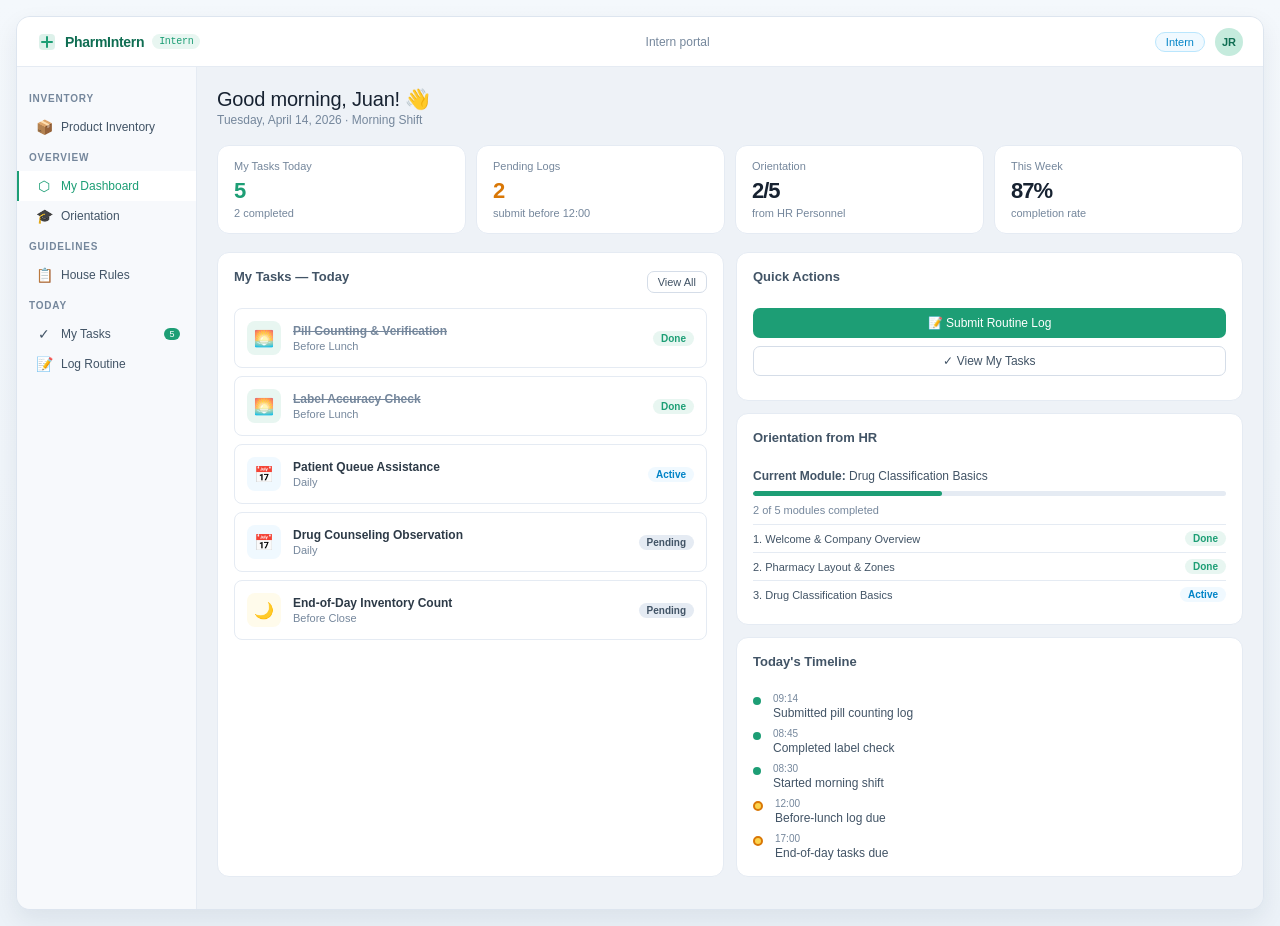
<file: intern_ui.html>
<!DOCTYPE html>
<html lang="en">
<head>
  <meta charset="utf-8">
  <meta name="viewport" content="width=device-width, initial-scale=1">
  <title>PharmIntern — Intern</title>
<style>
  :root {
    /* Intern dashboard UI tokens (aligned with intern_dashboard_with_inventory.html) */
    --color-background-primary: #ffffff;
    --color-background-secondary: #f7f9fc;
    --color-background-tertiary: #eef2f7;
    --color-border-secondary: #d5dde8;
    --color-border-tertiary: #e5ebf3;
    --color-text-primary: #172231;
    --color-text-secondary: #425466;
    --color-text-tertiary: #75879c;
    --border-radius-md: 8px;
    --border-radius-lg: 12px;
    --accent-green: #1d9e75;
    /* Semantic palette — mapped to intern-style neutrals + accent */
    --teal-50: #e8f6f1; --teal-100: #c5ebdd; --teal-200: #6fcba8; --teal-500: var(--accent-green); --teal-700: #0f6d52; --teal-900: #03302a;
    --slate-50: var(--color-background-secondary); --slate-100: var(--color-border-tertiary); --slate-200: var(--color-border-secondary);
    --slate-400: var(--color-text-tertiary); --slate-600: var(--color-text-secondary); --slate-700: #2d3a47;
    --slate-800: var(--color-text-primary);
    --amber-50: #fffbeb; --amber-200: #fcd34d; --amber-600: #d97706;
    --sky-50: #f0f9ff; --sky-200: #bae6fd; --sky-600: #0284c7;
    --rose-50: #fff1f2; --rose-200: #fecdd3; --rose-600: #e11d48;
    --violet-50: #f5f3ff; --violet-200: #ddd6fe; --violet-600: #7c3aed;
    --font: "Segoe UI", Tahoma, Arial, sans-serif;
    --mono: Consolas, "Courier New", monospace;
  }

  * { box-sizing: border-box; margin: 0; padding: 0; }

  .pims-root {
    font-family: var(--font);
    background: linear-gradient(180deg, #f4f8fc 0%, #ecf2f8 100%);
    min-height: 600px;
    color: var(--slate-800);
    font-size: 13px;
    padding: 16px;
  }

  .pims-app-shell {
    max-width: 1280px;
    margin: 0 auto;
    background: var(--color-background-tertiary);
    border: 1px solid #dde5ef;
    border-radius: 14px;
    overflow: hidden;
    box-shadow: 0 10px 24px rgba(16, 42, 67, 0.08);
    display: flex;
    flex-direction: column;
    min-height: max(600px, calc(100vh - 32px));
  }

  /* NAV */
  .top-nav {
    background: var(--color-background-primary);
    border-bottom: 1px solid var(--color-border-tertiary);
    display: flex;
    align-items: center;
    justify-content: space-between;
    padding: 0 20px;
    height: 50px;
    position: sticky;
    top: 0;
    z-index: 100;
  }
  .nav-brand {
    display: flex; align-items: center; gap: 8px;
    font-size: 14px; font-weight: 600; color: var(--teal-700);
    letter-spacing: -0.3px;
  }
  .nav-brand svg rect { fill: rgba(29, 158, 117, 0.15); }
  .nav-brand svg path { stroke: var(--accent-green); }
  .nav-brand .pill {
    background: var(--teal-50); color: var(--teal-500);
    font-size: 10px; padding: 2px 7px; border-radius: 20px;
    font-family: var(--mono); font-weight: 500;
  }
  .nav-tagline { flex: 1; text-align: center; font-weight: 500; min-width: 0; }
  .nav-tabs { display: flex; gap: 2px; }
  .nav-tab {
    padding: 6px 14px; border-radius: 6px; cursor: pointer;
    font-size: 12px; font-weight: 500; color: var(--slate-400);
    border: none; background: none; transition: all .15s;
  }
  .nav-tab:hover { background: var(--slate-50); color: var(--slate-600); }
  .nav-tab.active { background: var(--teal-50); color: var(--teal-700); }
  .nav-right { display: flex; align-items: center; gap: 10px; }
  .role-badge {
    font-size: 11px; padding: 3px 10px; border-radius: 20px;
    font-weight: 500; cursor: pointer; transition: all .15s;
  }
  .role-hr { background: var(--violet-50); color: var(--violet-600); border: 1px solid var(--violet-200); }
  .role-intern { background: var(--sky-50); color: var(--sky-600); border: 1px solid var(--sky-200); }
  .avatar {
    width: 28px; height: 28px; border-radius: 50%;
    display: flex; align-items: center; justify-content: center;
    font-size: 11px; font-weight: 600;
  }
  .av-hr { background: var(--violet-200); color: var(--violet-600); }
  .av-intern { background: var(--teal-100); color: var(--teal-700); }

  /* LAYOUT */
  .page-shell { display: flex; flex: 1; min-height: calc(600px - 50px); }
  .sidebar {
    width: 180px; min-width: 180px;
    background: var(--color-background-secondary);
    border-right: 1px solid var(--color-border-tertiary);
    padding: 16px 0;
    display: flex; flex-direction: column; gap: 2px;
  }
  .sidebar-section {
    padding: 0 12px 8px;
    font-size: 10px; font-weight: 600; letter-spacing: .8px;
    color: var(--slate-400); text-transform: uppercase;
    margin-top: 10px;
  }
  .sidebar-item {
    display: flex; align-items: center; gap: 8px;
    padding: 7px 16px; cursor: pointer;
    font-size: 12px; font-weight: 500;
    color: var(--slate-600);
    border-left: 2px solid transparent;
    transition: all .15s;
  }
  .sidebar-item:hover { background: var(--slate-50); color: var(--slate-800); }
  .sidebar-item.active {
    background: var(--color-background-primary);
    color: var(--accent-green);
    font-weight: 500;
    border-left-color: var(--accent-green);
  }
  .sidebar-item .ico { font-size: 14px; width: 18px; text-align: center; }
  .sidebar-item .badge {
    margin-left: auto; background: var(--accent-green); color: white;
    font-size: 9px; padding: 1px 5px; border-radius: 10px; min-width: 16px; text-align: center;
  }

  .main-content { flex: 1; overflow: auto; background: var(--color-background-tertiary); }
  .page { display: none; padding: 20px; animation: fadeIn .2s ease; }
  .page.active { display: block; }
  @keyframes fadeIn { from { opacity: 0; transform: translateY(4px); } to { opacity: 1; transform: translateY(0); } }

  /* COMMON */
  .page-header { margin-bottom: 18px; }
  .page-title { font-size: 18px; font-weight: 600; color: var(--slate-800); letter-spacing: -.4px; }
  .page-sub { font-size: 12px; color: var(--slate-400); margin-top: 3px; }
  .section-title { font-size: 13px; font-weight: 600; color: var(--slate-600); margin-bottom: 10px; }

  /* GRID / STATS */
  .stats-row { display: grid; grid-template-columns: repeat(4, 1fr); gap: 10px; margin-bottom: 18px; }
  .stat-card {
    background: var(--color-background-primary);
    border: 1px solid var(--color-border-tertiary);
    border-radius: var(--border-radius-lg);
    padding: 14px 16px;
  }
  .stat-label { font-size: 11px; color: var(--slate-400); font-weight: 500; margin-bottom: 6px; }
  .stat-value { font-size: 22px; font-weight: 600; color: var(--slate-800); letter-spacing: -1px; }
  .stat-sub { font-size: 11px; color: var(--slate-400); margin-top: 3px; }
  .stat-teal .stat-value { color: var(--teal-500); }
  .stat-amber .stat-value { color: var(--amber-600); }
  .stat-rose .stat-value { color: var(--rose-600); }

  /* CARDS */
  .card {
    background: var(--color-background-primary);
    border: 1px solid var(--color-border-tertiary);
    border-radius: var(--border-radius-lg);
    padding: 16px;
    margin-bottom: 12px;
  }
  .card-header {
    display: flex; align-items: center; justify-content: space-between;
    margin-bottom: 14px;
  }
  .two-col { display: grid; grid-template-columns: 1fr 1fr; gap: 12px; }
  .three-col { display: grid; grid-template-columns: 1fr 1fr 1fr; gap: 12px; }

  /* BUTTONS */
  .btn {
    display: inline-flex; align-items: center; gap: 6px;
    padding: 7px 14px; border-radius: 7px; cursor: pointer;
    font-size: 12px; font-weight: 500; font-family: var(--font);
    border: 1px solid transparent; transition: all .15s;
  }
  .btn-primary { background: var(--teal-500); color: white; }
  .btn-primary:hover { background: var(--teal-700); }
  .btn-outline { background: white; color: var(--slate-600); border-color: var(--slate-200); }
  .btn-outline:hover { background: var(--slate-50); }
  .btn-sm { padding: 4px 10px; font-size: 11px; }
  .btn-danger { background: var(--rose-50); color: var(--rose-600); border-color: var(--rose-200); }
  .btn-amber { background: var(--amber-50); color: var(--amber-600); border-color: var(--amber-200); }

  /* TAGS / BADGES */
  .tag {
    display: inline-flex; align-items: center; gap: 4px;
    padding: 2px 8px; border-radius: 12px; font-size: 10px; font-weight: 600;
  }
  .tag-teal { background: var(--teal-50); color: var(--teal-500); }
  .tag-amber { background: var(--amber-50); color: var(--amber-600); }
  .tag-rose { background: var(--rose-50); color: var(--rose-600); }
  .tag-sky { background: var(--sky-50); color: var(--sky-600); }
  .tag-violet { background: var(--violet-50); color: var(--violet-600); }
  .tag-slate { background: var(--slate-100); color: var(--slate-600); }

  /* TABLE */
  .data-table { width: 100%; border-collapse: collapse; font-size: 12px; }
  .data-table th { text-align: left; padding: 8px 12px; background: var(--slate-50); color: var(--slate-400); font-weight: 600; font-size: 10px; text-transform: uppercase; letter-spacing: .5px; }
  .data-table td { padding: 10px 12px; border-bottom: 1px solid var(--slate-100); color: var(--slate-600); }
  .data-table tr:last-child td { border-bottom: none; }
  .data-table tr:hover td { background: var(--slate-50); }

  /* FORM */
  .form-group { margin-bottom: 12px; }
  .form-label { display: block; font-size: 11px; font-weight: 600; color: var(--slate-600); margin-bottom: 5px; letter-spacing: .3px; }
  .form-label .req { color: var(--rose-600); }
  .form-input, .form-select, .form-textarea {
    width: 100%; padding: 8px 11px; border: 1px solid var(--slate-200);
    border-radius: 7px; font-size: 12px; font-family: var(--font);
    color: var(--slate-800); background: white;
    transition: border .15s;
    outline: none;
  }
  .form-input:focus, .form-select:focus, .form-textarea:focus {
    border-color: var(--teal-500);
    box-shadow: 0 0 0 3px rgba(13,140,105,.08);
  }
  .form-textarea { resize: vertical; min-height: 72px; }
  .form-hint { font-size: 10px; color: var(--slate-400); margin-top: 4px; }
  .form-row { display: grid; grid-template-columns: 1fr 1fr; gap: 10px; }
  .form-row-3 { display: grid; grid-template-columns: 1fr 1fr 1fr; gap: 10px; }

  /* TASK BANDS */
  .task-band {
    border-radius: 10px; margin-bottom: 10px; overflow: hidden;
    border: 1px solid var(--slate-100);
  }
  .task-band-header {
    display: flex; align-items: center; gap: 10px;
    padding: 10px 14px; font-size: 12px; font-weight: 600;
    cursor: pointer; user-select: none;
  }
  .task-band-header .arrow { margin-left: auto; font-size: 10px; transition: transform .2s; }
  .task-band-header.open .arrow { transform: rotate(180deg); }
  .band-before-lunch .task-band-header { background: var(--teal-50); color: var(--teal-700); }
  .band-daily .task-band-header { background: var(--sky-50); color: var(--sky-600); }
  .band-before-close .task-band-header { background: var(--amber-50); color: var(--amber-600); }
  .band-weekly .task-band-header { background: var(--violet-50); color: var(--violet-600); }
  .task-band-body { background: white; }
  .task-row {
    display: flex; align-items: center; gap: 10px;
    padding: 9px 14px; border-bottom: 1px solid var(--slate-100);
    font-size: 12px;
  }
  .task-row:last-child { border-bottom: none; }
  .task-row .task-check {
    width: 16px; height: 16px; border-radius: 4px;
    border: 1.5px solid var(--slate-200); cursor: pointer;
    display: flex; align-items: center; justify-content: center;
    flex-shrink: 0; transition: all .15s;
  }
  .task-row .task-check.done { background: var(--teal-500); border-color: var(--teal-500); color: white; font-size: 9px; }
  .task-name { flex: 1; color: var(--slate-700); }
  .task-name.done { text-decoration: line-through; color: var(--slate-400); }
  .task-time { font-family: var(--mono); font-size: 10px; color: var(--slate-400); }
  .task-assignee { font-size: 10px; color: var(--slate-400); }

  /* PROGRESS */
  .progress-bar {
    height: 5px; background: var(--slate-100); border-radius: 10px; overflow: hidden;
  }
  .progress-fill { height: 100%; background: var(--teal-500); border-radius: 10px; transition: width .4s; }
  .progress-fill.amber { background: var(--amber-600); }
  .progress-fill.rose { background: var(--rose-600); }

  /* TIMELINE */
  .timeline-item {
    display: flex; gap: 12px; margin-bottom: 14px;
  }
  .timeline-dot {
    width: 8px; height: 8px; border-radius: 50%; margin-top: 4px; flex-shrink: 0;
    background: var(--teal-500);
  }
  .timeline-dot.pending { background: var(--amber-200); border: 2px solid var(--amber-600); width: 10px; height: 10px; margin-top: 3px; }
  .timeline-line {
    width: 1px; background: var(--slate-100); margin: 0 3px;
  }
  .timeline-content { flex: 1; }
  .timeline-meta { font-size: 10px; color: var(--slate-400); }
  .timeline-text { font-size: 12px; color: var(--slate-600); margin-top: 2px; }

  /* ORIENTATION STEPS */
  .orientation-step {
    display: flex; gap: 12px; padding: 12px;
    border: 1px solid var(--slate-100); border-radius: 8px;
    margin-bottom: 8px; background: white; cursor: pointer;
    transition: all .15s;
  }
  .orientation-step:hover { border-color: var(--teal-200); }
  .orientation-step.active { border-color: var(--teal-500); background: var(--teal-50); }
  .step-num {
    width: 26px; height: 26px; border-radius: 50%;
    background: var(--slate-100); color: var(--slate-400);
    display: flex; align-items: center; justify-content: center;
    font-size: 11px; font-weight: 700; flex-shrink: 0;
  }
  .orientation-step.active .step-num { background: var(--teal-500); color: white; }
  .orientation-step.done .step-num { background: var(--teal-50); color: var(--teal-500); }
  .step-content .step-title { font-size: 12px; font-weight: 600; color: var(--slate-700); }
  .step-content .step-desc { font-size: 11px; color: var(--slate-400); margin-top: 2px; }

  /* LIVE FORM special */
  .live-form-banner {
    background: var(--teal-500); color: white;
    padding: 10px 16px; border-radius: 8px;
    display: flex; align-items: center; justify-content: space-between;
    margin-bottom: 14px;
  }
  .live-clock {
    font-family: var(--mono); font-size: 18px; font-weight: 500;
    letter-spacing: 1px;
  }
  .timer-badge {
    font-family: var(--mono); font-size: 12px;
    background: rgba(255,255,255,.2); padding: 3px 10px; border-radius: 6px;
  }
  .checkbox-group {
    display: flex; flex-direction: column; gap: 6px;
  }
  .checkbox-item {
    display: flex; align-items: center; gap: 8px;
    padding: 7px 10px; border: 1px solid var(--slate-100); border-radius: 6px;
    cursor: pointer; transition: all .15s; font-size: 12px;
  }
  .checkbox-item:hover { background: var(--slate-50); }
  .checkbox-item input { accent-color: var(--teal-500); }
  .validation-error { font-size: 10px; color: var(--rose-600); margin-top: 3px; display: none; }
  .validation-error.show { display: block; }
  .submit-success {
    display: none; background: var(--teal-50); border: 1px solid var(--teal-200);
    border-radius: 8px; padding: 14px; text-align: center;
    color: var(--teal-700); font-size: 13px;
  }
  .submit-success.show { display: block; }
  .submit-success .big-check { font-size: 28px; margin-bottom: 6px; }
  .submit-success .success-title { font-weight: 600; font-size: 14px; }

  /* RULES list */
  .rule-item {
    display: flex; align-items: flex-start; gap: 10px;
    padding: 10px 12px; border: 1px solid var(--slate-100);
    border-radius: 8px; margin-bottom: 6px; background: white;
  }
  .rule-num {
    width: 22px; height: 22px; border-radius: 50%;
    background: var(--slate-100); color: var(--slate-600);
    display: flex; align-items: center; justify-content: center;
    font-size: 10px; font-weight: 700; flex-shrink: 0;
  }
  .rule-text { font-size: 12px; color: var(--slate-700); flex: 1; }
  .rule-actions { display: flex; gap: 4px; }

  /* LOG MONITOR */
  .log-row {
    display: flex; gap: 10px; align-items: flex-start;
    padding: 10px 12px; border-bottom: 1px solid var(--slate-100);
    font-size: 12px;
  }
  .log-time { font-family: var(--mono); font-size: 10px; color: var(--slate-400); min-width: 54px; margin-top: 1px; }
  .log-intern { font-weight: 600; color: var(--slate-700); min-width: 80px; }
  .log-detail { color: var(--slate-600); flex: 1; }
  .log-task { font-size: 10px; color: var(--slate-400); }

  /* SCROLLABLE */
  .scroll-area { max-height: 340px; overflow-y: auto; }
  .scroll-area::-webkit-scrollbar { width: 4px; }
  .scroll-area::-webkit-scrollbar-track { background: transparent; }
  .scroll-area::-webkit-scrollbar-thumb { background: var(--slate-200); border-radius: 4px; }

  /* INTERN TASK CARD */
  .intern-task {
    border: 1px solid var(--slate-100); border-radius: 8px;
    padding: 12px; margin-bottom: 8px; background: white;
    display: flex; align-items: center; gap: 12px;
    cursor: pointer; transition: all .15s;
  }
  .intern-task:hover { border-color: var(--teal-200); box-shadow: 0 2px 8px rgba(0,0,0,.04); }
  .intern-task .task-icon {
    width: 34px; height: 34px; border-radius: 8px;
    display: flex; align-items: center; justify-content: center;
    font-size: 16px; flex-shrink: 0;
  }
  .icon-teal { background: var(--teal-50); }
  .icon-sky { background: var(--sky-50); }
  .icon-amber { background: var(--amber-50); }
  .icon-violet { background: var(--violet-50); }
  .intern-task-info { flex: 1; }
  .intern-task-name { font-size: 12px; font-weight: 600; color: var(--slate-700); }
  .intern-task-meta { font-size: 11px; color: var(--slate-400); margin-top: 2px; }
  .intern-task-status { display: flex; flex-direction: column; align-items: flex-end; gap: 4px; }

  /* EMPTY STATE */
  .empty { text-align: center; padding: 30px; color: var(--slate-400); font-size: 12px; }
  .empty .empty-icon { font-size: 28px; margin-bottom: 8px; }

  /* NOTIFICATION DOT */
  .notif { position: relative; }
  .notif-dot {
    position: absolute; top: -2px; right: -2px;
    width: 7px; height: 7px; border-radius: 50%;
    background: var(--rose-600); border: 1.5px solid white;
  }

  .divider { border: none; border-top: 1px solid var(--slate-100); margin: 14px 0; }

  .inline-tip {
    display: flex; align-items: flex-start; gap: 8px;
    background: var(--sky-50); border: 1px solid var(--sky-200);
    border-radius: var(--border-radius-md); padding: 10px 12px; font-size: 11px;
    color: var(--sky-600); margin-bottom: 12px;
  }

  /* Intern dashboard page — matches intern_dashboard greeting + panels */
  .intern-dash-greeting {
    font-size: 20px;
    font-weight: 500;
    letter-spacing: -0.2px;
    color: var(--color-text-primary);
  }
  .intern-dash-sub { font-size: 12px; color: var(--color-text-tertiary); margin-top: 2px; }
  .intern-timeline-compact .timeline-item { margin-bottom: 8px; }
  .intern-timeline-compact .timeline-item:last-child { margin-bottom: 0; }

  /* PRODUCT INVENTORY (report-style + live-form panel) */
  .inv-report-head {
    display: flex; flex-wrap: wrap; gap: 12px 20px; justify-content: space-between; align-items: flex-start;
    margin-bottom: 16px; font-size: 12px; color: var(--slate-600);
    padding: 14px 16px; background: var(--color-background-primary);
    border: 1px solid var(--color-border-tertiary); border-radius: var(--border-radius-lg);
    box-shadow: 0 1px 3px rgba(16, 42, 67, 0.04);
  }
  .inv-report-head .co { line-height: 1.45; }
  .inv-report-head .co strong { color: var(--slate-800); font-size: 13px; display: block; margin-bottom: 2px; }
  .inv-meta { text-align: right; }
  .inv-banner {
    display: flex; align-items: center; justify-content: space-between; gap: 12px;
    flex-wrap: wrap;
    padding: 14px 18px; margin-bottom: 16px;
    background: linear-gradient(135deg, #0f6d52 0%, var(--teal-500) 48%, #1a9a72 100%);
    border-radius: var(--border-radius-lg);
    box-shadow: 0 4px 14px rgba(15, 109, 82, 0.22);
    border: 1px solid rgba(255,255,255,.12);
  }
  .inv-banner-title {
    font-size: 15px; font-weight: 600; color: #fff; letter-spacing: -0.2px;
  }
  .inv-banner-sub {
    font-size: 12px; color: rgba(255,255,255,.88); margin-top: 4px; font-weight: 400;
  }
  .inv-banner-note {
    font-size: 11px; color: rgba(255,255,255,.75); padding: 4px 10px; border-radius: 20px;
    background: rgba(255,255,255,.12); border: 1px solid rgba(255,255,255,.18);
  }
  .inv-stats-row .stat-card.stat-peso .stat-value { color: var(--teal-500); }
  .inv-filter-card {
    box-shadow: 0 1px 3px rgba(16, 42, 67, 0.05);
  }
  .inv-filters { display: flex; flex-wrap: wrap; gap: 8px 14px; align-items: center; font-size: 11px; color: var(--slate-400); margin-bottom: 10px; }
  .inv-filters select, .inv-filters input[type="search"] { margin-left: 6px; padding: 6px 10px; border-radius: 7px; border: 1px solid var(--slate-200); font-size: 12px; background: white; }
  .inv-filters input[type="search"] { min-width: 180px; }
  .inv-layout {
    display: grid;
    grid-template-columns: minmax(0, 1fr) minmax(280px, 380px);
    gap: 12px;
    align-items: start;
  }
  .inv-table-panel { min-width: 0; }
  .inv-table-scroll { overflow-x: auto; max-width: 100%; border: 1px solid var(--slate-100); border-radius: var(--border-radius-lg); background: var(--color-background-primary); box-shadow: 0 1px 3px rgba(16, 42, 67, 0.04); }
  .inv-table-scroll .data-table { font-size: 11px; min-width: 1100px; }
  .inv-table-scroll .data-table thead th {
    background: linear-gradient(180deg, var(--slate-50) 0%, #eef2f6 100%);
    border-bottom: 1px solid var(--slate-200);
    font-weight: 600;
  }
  .inv-table-scroll .data-table th, .inv-table-scroll .data-table td { padding: 8px 9px; white-space: nowrap; }
  .inv-table-scroll .data-table td.wrap { white-space: normal; max-width: 120px; }
  .inv-table-scroll .data-table .num { text-align: right; font-family: var(--mono); font-size: 10px; }
  .inv-table-scroll .data-table tbody tr { cursor: pointer; }
  .inv-table-scroll .data-table tbody tr.inv-row-sel { background: var(--teal-50) !important; outline: 1px solid var(--teal-200); }
  .inv-total-row { display: flex; justify-content: flex-end; align-items: center; gap: 12px; padding: 12px 14px; border-top: 1px solid var(--slate-100); font-size: 12px; font-weight: 600; background: linear-gradient(180deg, #f8fafb 0%, var(--slate-50) 100%); }
  .inv-total-row .amt { font-family: var(--mono); color: var(--teal-700); font-size: 13px; }
  .inv-form-panel { position: sticky; top: 8px; }
  .inv-form-panel .card { margin-bottom: 10px; box-shadow: 0 1px 3px rgba(16, 42, 67, 0.05); }
  .inv-form-empty {
    font-size: 12px; color: var(--slate-600); padding: 14px; line-height: 1.5;
    background: var(--slate-50); border-radius: var(--border-radius-md); border: 1px dashed var(--slate-200);
  }
  .inv-modal-overlay {
    position: fixed; inset: 0; background: rgba(0,0,0,.35); display: none; align-items: center; justify-content: center; z-index: 200;
  }
  .inv-modal-overlay.show { display: flex; }
  .inv-modal-box {
    background: var(--color-background-primary); border-radius: var(--border-radius-lg); border: 1px solid var(--slate-200);
    padding: 18px; width: 360px; max-width: 92%; box-shadow: 0 12px 40px rgba(0,0,0,.12);
  }
  .inv-modal-box h3 { font-size: 15px; font-weight: 600; margin-bottom: 8px; color: var(--slate-800); }
  .inv-modal-actions { display: flex; gap: 8px; justify-content: flex-end; margin-top: 14px; }

  @media (max-width: 980px) {
    .pims-root { padding: 8px; }
    .pims-app-shell { min-height: auto; border-radius: 12px; }
    .page-shell { flex-direction: column; }
    .sidebar {
      width: 100%;
      min-width: 0;
      border-right: none;
      border-bottom: 1px solid var(--color-border-tertiary);
      flex-direction: row;
      flex-wrap: wrap;
      padding: 10px 8px;
      gap: 4px;
    }
    .sidebar-section { width: 100%; margin-top: 4px; padding: 0 8px 4px; }
    .sidebar-item { padding: 7px 12px; border-radius: var(--border-radius-md); }
    .stats-row { grid-template-columns: repeat(2, minmax(0, 1fr)); }
    .two-col, .three-col { grid-template-columns: 1fr; }
    .inv-layout { grid-template-columns: 1fr; }
    .inv-form-panel { position: relative; top: 0; }
  }
  @media (max-width: 620px) {
    .stats-row { grid-template-columns: 1fr; }
    .page { padding: 14px; }
    .top-nav { flex-wrap: wrap; height: auto; padding: 10px 12px; gap: 8px; }
    .nav-tagline { order: 3; width: 100%; flex: none; text-align: left; }
  }
</style>
</head>
<body>
<div class="pims-root">
  <div class="pims-app-shell">
    <div class="top-nav">
      <div class="nav-brand">
        <svg width="20" height="20" viewBox="0 0 20 20" fill="none" aria-hidden="true"><rect x="2" y="2" width="16" height="16" rx="4"/><path d="M10 5v10M5 10h10" stroke-width="2" stroke-linecap="round"/></svg>
        PharmIntern
        <span class="pill">Intern</span>
      </div>
      <div class="nav-tagline" style="font-size:12px;color:var(--slate-400)">Intern portal</div>
      <div class="nav-right">
        <span class="role-badge role-intern">Intern</span>
        <div class="avatar av-intern">JR</div>
      </div>
    </div>
    <div class="page-shell">
      <div class="sidebar" id="sidebar"><div id="sidebar-content"></div></div>
      <div class="main-content" id="main-content" role="main"></div>
    </div>
  </div>
</div>
<div id="inv-del-modal" class="inv-modal-overlay" aria-hidden="true">
  <div class="inv-modal-box" role="dialog" aria-labelledby="inv-del-title">
    <h3 id="inv-del-title">Delete product?</h3>
    <p style="font-size:12px;color:var(--slate-600);margin-top:6px;line-height:1.4">This removes the row from your local inventory list.</p>
    <div class="inv-modal-actions">
      <button type="button" class="btn btn-outline btn-sm" onclick="invCloseDelModal()">Cancel</button>
      <button type="button" class="btn btn-danger btn-sm" onclick="invConfirmDelete()">Delete</button>
    </div>
  </div>
</div>
<div id="inv-report-modal" class="inv-modal-overlay" aria-hidden="true">
  <div class="inv-modal-box" role="dialog" aria-labelledby="inv-report-title">
    <h3 id="inv-report-title">Generate Inventory Report</h3>
    <div class="form-group">
      <label class="form-label">Report Type</label>
      <select id="inv-report-type" class="form-select">
        <option value="daily">Daily Inventory Report</option>
        <option value="stock-count">Stock Count Report</option>
        <option value="stock-product">Stock Product Report</option>
      </select>
    </div>
    <div class="form-group">
      <label class="form-label">Date</label>
      <input id="inv-report-date" type="date" class="form-input">
    </div>
    <div class="inv-modal-actions">
      <button type="button" class="btn btn-outline btn-sm" onclick="invCloseReportModal()">Cancel</button>
      <button type="button" class="btn btn-primary btn-sm" onclick="invGenerateReport()">Generate</button>
    </div>
  </div>
</div>
<script>

let currentPage = 'intern-dashboard';
let liveTimer = null;
let seconds = 0;
let formStartTime = null;
const TASK_STORAGE_KEY = 'pharmacyAssignedTasks';
const ORIENTATION_STORAGE_KEY = 'pharmacyOrientationModules';
const CURRENT_INTERN_NAME = 'Juan Reyes';
const CURRENT_INTERN_ALIASES = ['juan reyes', 'j. reyes'];

const internPages = [
  { id: 'product-inventory', label: 'Product Inventory', ico: '📦', section: 'Inventory' },
  { id: 'intern-dashboard', label: 'My Dashboard', ico: '⬡', section: 'Overview' },
  { id: 'orientation-view', label: 'Orientation', ico: '🎓', section: 'Overview' },
  { id: 'house-rules', label: 'House Rules', ico: '📋', section: 'Guidelines' },
  { id: 'task-view', label: 'My Tasks', ico: '✓', section: 'Today', badge: '5' },
  { id: 'live-form', label: 'Log Routine', ico: '📝', section: 'Today' },
];

function isTaskForCurrentIntern(assignee = '') {
  const normalized = assignee.trim().toLowerCase();
  if (!normalized) return false;
  if (normalized.includes('all interns') || normalized.includes('rotation')) return true;
  const assignees = normalized.split(',').map(n => n.trim());
  return assignees.some(name => CURRENT_INTERN_ALIASES.includes(name));
}

function getAssignedTaskBandsForIntern() {
  const fallback = [
    { id:'bl', cls:'band-before-lunch', label:'Before Lunch', ico:'🌅', time:'By 12:00', tasks:[
      {id:'t_bl1',name:'Pill Counting & Verification',note:'Count trays 1–4. Record any discrepancies.',done:true},
      {id:'t_bl2',name:'Label Accuracy Check',note:'Cross-check label details on dispensed items.',done:true},
      {id:'t_bl3',name:'Morning Drug Tray Setup',note:'Arrange daily dispensing trays per protocol.',done:false},
    ]},
    { id:'d', cls:'band-daily', label:'Daily Tasks', ico:'📅', time:'All Day', tasks:[
      {id:'t_d1',name:'Patient Queue Assistance',note:'Assist licensed pharmacist with queue management.',done:false},
      {id:'t_d2',name:'Drug Counseling Observation',note:'Observe and take notes on counseling sessions.',done:false},
    ]},
    { id:'cl', cls:'band-before-close', label:'Before Closing', ico:'🌙', time:'By 17:30', tasks:[
      {id:'t_cl1',name:'End-of-Day Inventory Count',note:'Count and record remaining high-value items.',done:false},
    ]},
  ];
  try {
    const raw = localStorage.getItem(TASK_STORAGE_KEY);
    if (!raw) return fallback;
    const sourceBands = JSON.parse(raw);
    if (!Array.isArray(sourceBands) || sourceBands.length === 0) return fallback;
    const metaBySlot = {
      bl: { cls:'band-before-lunch', label:'Before Lunch', ico:'🌅', time:'By 12:00' },
      d: { cls:'band-daily', label:'Daily Tasks', ico:'📅', time:'All Day' },
      cl: { cls:'band-before-close', label:'Before Closing', ico:'🌙', time:'By 17:30' },
      wk: { cls:'band-weekly', label:'Weekly Tasks', ico:'📆', time:'Every Monday' },
    };
    const mapped = sourceBands.map(b => {
      const meta = metaBySlot[b.id] || { cls:'band-daily', label:'Tasks', ico:'📌', time:'Today' };
      const tasks = (b.tasks || []).filter(t => isTaskForCurrentIntern(t.assignee)).map(t => ({
        id: `hr_${t.id}`,
        name: t.name,
        note: t.note && t.note.trim() ? t.note : `Assigned by HR · ${t.assignee || 'Intern'}`,
        done: false,
      }));
      return { id: b.id, cls: meta.cls, label: meta.label, ico: meta.ico, time: meta.time, tasks };
    }).filter(b => b.tasks.length > 0);
    return mapped.length ? mapped : fallback;
  } catch (e) {
    return fallback;
  }
}

function getHROrientationModules() {
  const fallback = [
    {id:'ori1', n:1, title:'Welcome & Company Overview', done:true, time:'30 min'},
    {id:'ori2', n:2, title:'Pharmacy Layout & Zones', done:true, time:'45 min'},
    {id:'ori3', n:3, title:'Drug Classification Basics', done:false, active:true, time:'60 min'},
    {id:'ori4', n:4, title:'Documentation & Record-Keeping', done:false, time:'45 min'},
    {id:'ori5', n:5, title:'Safety & Emergency Protocols', done:false, time:'30 min'},
  ];
  try {
    const raw = localStorage.getItem(ORIENTATION_STORAGE_KEY);
    if (!raw) return fallback;
    const parsed = JSON.parse(raw);
    if (!Array.isArray(parsed) || parsed.length === 0) return fallback;
    return parsed;
  } catch (e) {
    return fallback;
  }
}

function renderSidebar() {
  const el = document.getElementById('sidebar-content');
  let html = '';
  let lastSection = '';
  internPages.forEach(p => {
    if (p.section !== lastSection) {
      html += `<div class="sidebar-section">${p.section}</div>`;
      lastSection = p.section;
    }
    html += `<div class="sidebar-item ${p.id===currentPage?'active':''}" onclick="navigate('${p.id}')" id="nav-${p.id}">
      <span class="ico">${p.ico}</span>
      <span>${p.label}</span>
      ${p.badge ? `<span class="badge">${p.badge}</span>` : ''}
    </div>`;
  });
  el.innerHTML = html;
}

function navigate(pageId) {
  currentPage = pageId;
  renderSidebar();
  document.getElementById('main-content').innerHTML = renderPage(pageId);
  if (pageId === 'live-form') initLiveForm();
  if (pageId === 'task-view') initTaskToggles();
  if (pageId === 'product-inventory') setTimeout(initInvPage, 0);
}

function renderPage(id) {
  const pages = {
    'product-inventory': renderProductInventory,
    'intern-dashboard': renderInternDashboard,
    'orientation-view': renderInternOrientation,
    'house-rules': renderHouseRulesIntern,
    'task-view': renderTaskView,
    'live-form': renderLiveForm,
  };
  return (pages[id] || (() => '<div class="page active"><p>Page not found</p></div>'))();
}

function renderHouseRulesIntern() {
  const submissions = [
    'Completed, signed, and stamped application for registration of premises',
    'Premises layout and sketch',
    'Taxpayer identification number copy',
    'Certificate of registration of the pharmacist with PMRA',
    'Valid practicing certificate copy of the pharmacist',
    'Signed contractual commitment letter for full-time personnel',
    'Business registration copy from registrar of businesses',
    'Payment receipt copy from PMRA'
  ];
  const premises = [
    'Premises must protect medicines from weather, seepage, and pests/vermin.',
    'Building condition should be maintained and reviewed regularly; repairs must be done when necessary.',
    'Layout should support efficient workflow, communication, and supervision.',
    'Space should be adequate for operations (minimum 40 sqm, one side at least 5m, height around 2.5m).',
    'Floors and walls should be crack-free and made of impervious materials for easy cleaning.',
    'Building should be effectively lit and properly ventilated.',
    'Premises must be secure from unauthorized access (steel burglar bars installed).',
    'Toilets must be well ventilated and should not open directly to the medicine storage area.'
  ];

  return `<div class="page active">
    <div class="page-header">
      <div class="page-title">House Rules</div>
      <div class="page-sub">Issued by HR Personnel · Pharmacy and Medicines Regulatory Authority guidance</div>
    </div>

    <div class="card">
      <div class="card-header">
        <span class="section-title">Policy Notice</span>
        <span class="tag tag-violet">HR Personnel</span>
      </div>
      <div style="font-size:12px;color:var(--slate-600);line-height:1.55">
        All interns must comply with the following minimum operational and submission requirements while on duty.
        These rules are posted by HR Personnel and must be acknowledged during orientation.
      </div>
    </div>

    <div class="two-col">
      <div class="card">
        <div class="card-header">
          <span class="section-title">A. Submissions</span>
          <span class="tag tag-sky">${submissions.length} items</span>
        </div>
        ${submissions.map((item, idx) => `
          <div class="rule-item">
            <div class="rule-num">${idx + 1}</div>
            <div class="rule-text">${item}</div>
          </div>
        `).join('')}
      </div>

      <div class="card">
        <div class="card-header">
          <span class="section-title">B. Premises</span>
          <span class="tag tag-amber">${premises.length} rules</span>
        </div>
        ${premises.map((item, idx) => `
          <div class="rule-item">
            <div class="rule-num">${idx + 1}</div>
            <div class="rule-text">${item}</div>
          </div>
        `).join('')}
      </div>
    </div>
  </div>`;
}

function renderProductInventory() {
  return `<div class="page active">
    <div class="page-header">
      <div class="page-title">Inventory Summary</div>
      <div class="page-sub">Manufacturer <strong style="color:var(--slate-600)">GEN</strong> · Sorted by generic name</div>
    </div>
    <div class="inv-report-head">
      <div class="co">
        <strong>Pro Pharmacy</strong>
        131 McNabb Street<br>
        Markham, Ontario L3R 5V7
      </div>
      <div class="co inv-meta">
        <div><strong>Date</strong> · Apr 14, 2026</div>
        <div style="margin-top:4px"><strong>Report period</strong> · Apr 01, 2026 to Apr 30, 2026</div>
      </div>
    </div>
    <div class="inv-banner" role="region" aria-label="Inventory actions">
      <div>
        <div class="inv-banner-title">Product list</div>
        <div class="inv-banner-sub">View, add, edit, or delete rows — amounts in Philippine peso (₱)</div>
      </div>
      <span class="inv-banner-note">Saved in this browser only</span>
    </div>
    <div class="stats-row inv-stats-row">
      <div class="stat-card stat-teal"><div class="stat-label">Total SKUs</div><div class="stat-value" id="inv-st-sku">0</div></div>
      <div class="stat-card stat-peso"><div class="stat-label">On Hand Value</div><div class="stat-value" id="inv-st-val">₱0.00</div></div>
      <div class="stat-card stat-amber"><div class="stat-label">Low stock</div><div class="stat-value" id="inv-st-low">0</div></div>
      <div class="stat-card stat-rose"><div class="stat-label">Out of stock</div><div class="stat-value" id="inv-st-out">0</div></div>
    </div>
    <div class="card inv-filter-card" style="padding:12px 14px">
      <div class="inv-filters" style="margin-bottom:0">
        <label>Search <input type="search" id="inv-srch" placeholder="DIN, trade, generic…" autocomplete="off" oninput="invRenderTable()"></label>
        <label>Mfr <select id="inv-mfr" onchange="invRenderTable()"><option value="" selected>All</option><option value="GEN">GEN</option></select></label>
        <label>Sort <select id="inv-sort" onchange="invRenderTable()"><option value="generic" selected>Generic name</option><option value="trade">Trade name</option></select></label>
        <label>Status <select id="inv-fstat" onchange="invRenderTable()"><option value="">All</option><option value="ok">In stock</option><option value="low">Low</option><option value="out">Out</option></select></label>
      </div>
      <div style="margin-top:10px;display:flex;gap:8px;flex-wrap:wrap">
        <button type="button" class="btn btn-primary btn-sm" onclick="invStartAdd()">＋ Add product</button>
        <button type="button" class="btn btn-outline btn-sm" onclick="invOpenReportModal()">Generate report</button>
      </div>
    </div>
    <div class="inv-layout">
      <div class="inv-table-panel card" style="padding:0;overflow:hidden">
        <div class="inv-table-scroll">
          <table class="data-table">
            <thead>
              <tr>
                <th>DIN</th><th>Trade Name</th><th>Generic</th><th>Strength</th><th>Form</th><th>Mfr</th>
                <th>Description</th><th class="num">Inv#</th><th class="num">Pack</th><th class="num">On Hand</th><th class="num">Re-Ord</th><th class="num">#Pks</th><th class="num">Qty Disp</th>
                <th class="num">Sup ₱</th><th class="num">Acq ₱</th><th class="num">OH Value</th><th>Status</th><th></th>
              </tr>
            </thead>
            <tbody id="inv-tbody"></tbody>
          </table>
        </div>
        <div class="inv-total-row">Total on hand value <span class="amt" id="inv-total-bar">₱0.0000</span></div>
      </div>
      <aside class="inv-form-panel" id="inv-side-panel" aria-label="Product editor">
        <div id="inv-form-placeholder" class="inv-form-empty">Click a row to load it here and edit. Use <strong>Add product</strong> to create a new line, or <strong>Delete</strong> to remove the selected row.</div>
        <div id="inv-form-editor" style="display:none">
          <div class="card">
            <div class="section-title" style="margin-bottom:12px">Identification</div>
            <div class="form-row">
              <div class="form-group"><label class="form-label">DIN <span class="req">*</span></label><input class="form-input" id="inv-f-din" maxlength="20" placeholder="2237721"></div>
              <div class="form-group"><label class="form-label">Manufacturer <span class="req">*</span></label><input class="form-input" id="inv-f-mfr" placeholder="GEN"></div>
            </div>
            <div class="form-group"><label class="form-label">Trade name <span class="req">*</span></label><input class="form-input" id="inv-f-trade" placeholder="GEN-ACEBUTOLOL"></div>
            <div class="form-group"><label class="form-label">Generic name <span class="req">*</span></label><input class="form-input" id="inv-f-generic" placeholder="ACEBUTOLOL HCL"></div>
            <div class="form-row">
              <div class="form-group"><label class="form-label">Strength</label><input class="form-input" id="inv-f-str" placeholder="100MG"></div>
              <div class="form-group"><label class="form-label">Form</label>
                <select class="form-select" id="inv-f-form"><option>TABLET</option><option>CAPSULE</option><option>LIQUID</option><option>OTHER</option></select>
              </div>
            </div>
          </div>
          <div class="card">
            <div class="section-title" style="margin-bottom:12px">Stock &amp; movement</div>
            <div class="form-group"><label class="form-label">Description</label><input class="form-input" id="inv-f-desc" placeholder="Optional"></div>
            <div class="form-row-3">
              <div class="form-group"><label class="form-label">Inv#</label><input class="form-input" id="inv-f-invnum" type="number" min="0" step="1" placeholder="1"></div>
              <div class="form-group"><label class="form-label">Pack size</label><input class="form-input" id="inv-f-pack" type="number" min="0" step="1" placeholder="100"></div>
              <div class="form-group"><label class="form-label">On hand (units)</label><input class="form-input" id="inv-f-oh" type="number" min="0" step="1" placeholder="0" oninput="invUpdateOhValPreview()"></div>
            </div>
            <div class="form-row-3">
              <div class="form-group"><label class="form-label">Re-order point</label><input class="form-input" id="inv-f-rp" type="number" min="0" step="1" placeholder="0"></div>
              <div class="form-group"><label class="form-label">#Pks</label><input class="form-input" id="inv-f-pks" type="number" min="0" step="1" placeholder="1"></div>
              <div class="form-group"><label class="form-label">Qty dispensed</label><input class="form-input" id="inv-f-qtyd" type="number" min="0" step="1" placeholder="0"></div>
            </div>
          </div>
          <div class="card">
            <div class="section-title" style="margin-bottom:12px">Costs</div>
            <div class="form-row">
              <div class="form-group"><label class="form-label">Sup cost (₱)</label><input class="form-input" id="inv-f-sc" type="number" step="0.0001" min="0" placeholder="0.0000"></div>
              <div class="form-group"><label class="form-label">Acq cost (₱)</label><input class="form-input" id="inv-f-ac" type="number" step="0.0001" min="0" placeholder="0.0000" oninput="invUpdateOhValPreview()"></div>
            </div>
            <div class="form-group"><label class="form-label">On hand value (auto)</label><input class="form-input" id="inv-f-ohval" readonly style="background:var(--slate-50);font-family:var(--mono)" value=""></div>
          </div>
          <div style="display:flex;flex-wrap:wrap;gap:8px">
            <button type="button" class="btn btn-primary" style="flex:1;min-width:100px;justify-content:center" onclick="invSave()">Save product</button>
            <button type="button" class="btn btn-danger btn-sm" id="inv-btn-del" onclick="invPromptDelete()" style="display:none">Delete</button>
            <button type="button" class="btn btn-outline btn-sm" onclick="invCancelEdit()">Clear</button>
          </div>
        </div>
      </aside>
    </div>
  </div>`;
}

let invProds = [
  {din:'2237721',trade:'GEN-ACEBUTOLOL',generic:'ACEBUTOLOL HCL',str:'100MG',form:'TABLET',mfr:'GEN',desc:'',invNum:1,packSize:100,oh:66,rp:200,numPacks:1,qtyDisp:520,sc:0.1720,ac:0.1720},
  {din:'2237721',trade:'GEN-ACEBUTOLOL',generic:'ACEBUTOLOL HCL',str:'100MG',form:'TABLET',mfr:'GEN',desc:'',invNum:2,packSize:500,oh:716,rp:200,numPacks:2,qtyDisp:127,sc:0.1720,ac:0.1720},
  {din:'2237722',trade:'GEN-ACEBUTOLOL',generic:'ACEBUTOLOL HCL',str:'200MG',form:'TABLET',mfr:'GEN',desc:'',invNum:1,packSize:100,oh:486,rp:200,numPacks:1,qtyDisp:300,sc:0.2575,ac:0.2575},
  {din:'2237723',trade:'GEN-ACEBUTOLOL',generic:'ACEBUTOLOL HCL',str:'400MG',form:'TABLET',mfr:'GEN',desc:'',invNum:1,packSize:100,oh:0,rp:50,numPacks:0,qtyDisp:0,sc:0.5115,ac:0.5115},
  {din:'2088398',trade:'GEN-BACLOFEN',generic:'BACLOFEN',str:'10MG',form:'TABLET',mfr:'GEN',desc:'',invNum:1,packSize:100,oh:160,rp:20,numPacks:1,qtyDisp:40,sc:0.2960,ac:0.2960},
  {din:'2230874',trade:'GEN-BUSPIRONE',generic:'BUSPIRONE HCL',str:'10MG',form:'TABLET',mfr:'GEN',desc:'',invNum:1,packSize:100,oh:100,rp:30,numPacks:1,qtyDisp:15,sc:0.6521,ac:0.6640},
  {din:'2227436',trade:'GEN-CIMETIDINE',generic:'CIMETIDINE',str:'200MG',form:'TABLET',mfr:'GEN',desc:'',invNum:1,packSize:100,oh:120,rp:2,numPacks:1,qtyDisp:8,sc:0.0737,ac:0.0737},
  {din:'2230951',trade:'GEN-CLONAZEPAM',generic:'CLONAZEPAM',str:'2MG',form:'TABLET',mfr:'GEN',desc:'',invNum:1,packSize:100,oh:100,rp:0,numPacks:1,qtyDisp:90,sc:0.2150,ac:0.2150},
  {din:'2238596',trade:'GEN-ZOPICLONE',generic:'ZOPICLONE',str:'7.5MG',form:'TABLET',mfr:'GEN',desc:'',invNum:1,packSize:100,oh:1000,rp:250,numPacks:10,qtyDisp:50,sc:0.4685,ac:0.4685},
];
let invSelIdx = null;
let invMode = null;
let invDelIdx = null;

/** Philippine peso display (values stored as numbers; label uses ₱) */
function invFmtPeso(n, minFrac, maxFrac) {
  const x = Number(n);
  if (Number.isNaN(x)) return '₱0';
  return '₱' + x.toLocaleString('en-US', { minimumFractionDigits: minFrac, maximumFractionDigits: maxFrac });
}

function invEsc(v) {
  return String(v ?? '').replace(/[&<>"']/g, c => ({"&":"&amp;","<":"&lt;",">":"&gt;",'"':"&quot;","'":"&#39;"}[c]));
}
function invStockStatus(p) {
  if (p.oh === 0) return 'out';
  if (p.rp > 0 && p.oh <= p.rp) return 'low';
  return 'ok';
}
function invBadge(p) {
  const s = invStockStatus(p);
  if (s === 'out') return '<span class="tag tag-rose">Out</span>';
  if (s === 'low') return '<span class="tag tag-amber">Low</span>';
  return '<span class="tag tag-teal">OK</span>';
}
function invOHVal(p) { return (p.oh * p.ac); }

function invGetViewRows() {
  const q = (document.getElementById('inv-srch') || { value: '' }).value.trim().toLowerCase();
  const mfr = (document.getElementById('inv-mfr') || { value: '' }).value;
  const fst = (document.getElementById('inv-fstat') || { value: '' }).value;
  const sort = (document.getElementById('inv-sort') || { value: 'generic' }).value;
  let list = invProds.map((p, i) => ({ p, i }));
  list = list.filter(({ p }) => {
    if (mfr && p.mfr !== mfr) return false;
    if (fst && invStockStatus(p) !== fst) return false;
    if (!q) return true;
    return p.din.includes(q) || p.trade.toLowerCase().includes(q) || p.generic.toLowerCase().includes(q);
  });
  list.sort((a, b) => (sort === 'trade'
    ? a.p.trade.localeCompare(b.p.trade)
    : a.p.generic.localeCompare(b.p.generic)));
  return list;
}

function invUpdateStats() {
  const totVal = invProds.reduce((a, p) => a + invOHVal(p), 0);
  const byId = (id) => document.getElementById(id);
  const n = byId('inv-st-sku'); if (n) n.textContent = invProds.length;
  const v = byId('inv-st-val'); if (v) v.textContent = invFmtPeso(totVal, 2, 2);
  const lo = byId('inv-st-low'); if (lo) lo.textContent = invProds.filter(p => invStockStatus(p) === 'low').length;
  const ou = byId('inv-st-out'); if (ou) ou.textContent = invProds.filter(p => invStockStatus(p) === 'out').length;
  const bar = byId('inv-total-bar'); if (bar) bar.textContent = invFmtPeso(totVal, 4, 4);
}

function invRenderTable() {
  const tb = document.getElementById('inv-tbody');
  if (!tb) return;
  const rows = invGetViewRows();
  if (!rows.length) {
    tb.innerHTML = '<tr><td colspan="18" style="text-align:center;padding:20px;color:var(--slate-400)">No rows match filters.</td></tr>';
    invUpdateStats();
    return;
  }
  tb.innerHTML = rows.map(({ p, i }) => {
    const ohv = invOHVal(p);
    const sel = invSelIdx === i ? ' inv-row-sel' : '';
    return `<tr class="${sel}" onclick="invSelectRow(${i})">
      <td style="font-family:var(--mono);font-size:10px">${invEsc(p.din)}</td>
      <td class="wrap">${invEsc(p.trade)}</td>
      <td class="wrap">${invEsc(p.generic)}</td>
      <td>${invEsc(p.str)}</td>
      <td>${invEsc(p.form)}</td>
      <td>${invEsc(p.mfr)}</td>
      <td class="wrap">${invEsc(p.desc)}</td>
      <td class="num">${p.invNum}</td>
      <td class="num">${p.packSize}</td>
      <td class="num">${p.oh.toLocaleString()}</td>
      <td class="num">${p.rp}</td>
      <td class="num">${p.numPacks}</td>
      <td class="num">${p.qtyDisp}</td>
      <td class="num">${invFmtPeso(p.sc, 4, 4)}</td>
      <td class="num">${invFmtPeso(p.ac, 4, 4)}</td>
      <td class="num">${invFmtPeso(ohv, 4, 4)}</td>
      <td>${invBadge(p)}</td>
      <td class="num" onclick="event.stopPropagation()">
        <button type="button" class="btn btn-outline btn-sm" onclick="invSelectRow(${i})">Edit</button>
        <button type="button" class="btn btn-danger btn-sm" onclick="invSelectRow(${i});invPromptDelete()">Del</button>
      </td>
    </tr>`;
  }).join('');
  invUpdateStats();
}

function invReadForm() {
  return {
    din: document.getElementById('inv-f-din').value.trim(),
    trade: document.getElementById('inv-f-trade').value.trim(),
    generic: document.getElementById('inv-f-generic').value.trim(),
    str: document.getElementById('inv-f-str').value.trim(),
    form: document.getElementById('inv-f-form').value,
    mfr: document.getElementById('inv-f-mfr').value.trim(),
    desc: document.getElementById('inv-f-desc').value.trim(),
    invNum: parseInt(document.getElementById('inv-f-invnum').value, 10) || 0,
    packSize: parseInt(document.getElementById('inv-f-pack').value, 10) || 0,
    oh: parseInt(document.getElementById('inv-f-oh').value, 10) || 0,
    rp: parseInt(document.getElementById('inv-f-rp').value, 10) || 0,
    numPacks: parseInt(document.getElementById('inv-f-pks').value, 10) || 0,
    qtyDisp: parseInt(document.getElementById('inv-f-qtyd').value, 10) || 0,
    sc: parseFloat(document.getElementById('inv-f-sc').value) || 0,
    ac: parseFloat(document.getElementById('inv-f-ac').value) || 0,
  };
}
function invFillForm(p) {
  document.getElementById('inv-f-din').value = p.din;
  document.getElementById('inv-f-mfr').value = p.mfr;
  document.getElementById('inv-f-trade').value = p.trade;
  document.getElementById('inv-f-generic').value = p.generic;
  document.getElementById('inv-f-str').value = p.str;
  document.getElementById('inv-f-form').value = p.form;
  document.getElementById('inv-f-desc').value = p.desc || '';
  document.getElementById('inv-f-invnum').value = p.invNum;
  document.getElementById('inv-f-pack').value = p.packSize;
  document.getElementById('inv-f-oh').value = p.oh;
  document.getElementById('inv-f-rp').value = p.rp;
  document.getElementById('inv-f-pks').value = p.numPacks;
  document.getElementById('inv-f-qtyd').value = p.qtyDisp;
  document.getElementById('inv-f-sc').value = p.sc;
  document.getElementById('inv-f-ac').value = p.ac;
  invUpdateOhValPreview();
}
function invUpdateOhValPreview() {
  const oh = parseInt(document.getElementById('inv-f-oh').value, 10) || 0;
  const ac = parseFloat(document.getElementById('inv-f-ac').value) || 0;
  const el = document.getElementById('inv-f-ohval');
  if (el) el.value = invFmtPeso(oh * ac, 4, 4);
}
function invShowEditor(show) {
  document.getElementById('inv-form-placeholder').style.display = show ? 'none' : 'block';
  document.getElementById('inv-form-editor').style.display = show ? 'block' : 'none';
  document.getElementById('inv-btn-del').style.display = (show && invMode === 'edit') ? 'inline-flex' : 'none';
}
function invSelectRow(globalIdx) {
  invMode = 'edit';
  invSelIdx = globalIdx;
  const p = invProds[globalIdx];
  if (!p) return;
  invFillForm(p);
  invShowEditor(true);
  invRenderTable();
}
function invStartAdd() {
  invMode = 'add';
  invSelIdx = null;
  ['inv-f-din','inv-f-mfr','inv-f-trade','inv-f-generic','inv-f-str','inv-f-desc'].forEach(id => { const n = document.getElementById(id); if (n) n.value = ''; });
  document.getElementById('inv-f-form').value = 'TABLET';
  ['inv-f-invnum','inv-f-pack','inv-f-oh','inv-f-rp','inv-f-pks','inv-f-qtyd'].forEach(id => { const n = document.getElementById(id); if (n) n.value = ''; });
  document.getElementById('inv-f-mfr').value = 'GEN';
  document.getElementById('inv-f-sc').value = '';
  document.getElementById('inv-f-ac').value = '';
  invUpdateOhValPreview();
  invShowEditor(true);
  invRenderTable();
}
function invCancelEdit() {
  invMode = null;
  invSelIdx = null;
  invShowEditor(false);
  invRenderTable();
}
function invSave() {
  const x = invReadForm();
  if (!x.din || !x.trade || !x.generic || !x.mfr) { alert('DIN, manufacturer, trade name, and generic name are required.'); return; }
  if (x.oh < 0 || x.rp < 0 || x.sc < 0 || x.ac < 0) { alert('Numeric values cannot be negative.'); return; }
  if (invMode === 'edit' && invSelIdx !== null) {
    invProds[invSelIdx] = x;
  } else {
    invProds.push(x);
    invSelIdx = invProds.length - 1;
    invMode = 'edit';
  }
  invFillForm(invProds[invSelIdx]);
  invShowEditor(true);
  invRenderTable();
}
function invPromptDelete() {
  if (invMode !== 'edit' || invSelIdx === null) { alert('Select a row first.'); return; }
  invDelIdx = invSelIdx;
  document.getElementById('inv-del-modal').classList.add('show');
  document.getElementById('inv-del-modal').setAttribute('aria-hidden', 'false');
}
function invCloseDelModal() {
  document.getElementById('inv-del-modal').classList.remove('show');
  document.getElementById('inv-del-modal').setAttribute('aria-hidden', 'true');
  invDelIdx = null;
}
function invConfirmDelete() {
  if (invDelIdx === null) return;
  invProds.splice(invDelIdx, 1);
  invCloseDelModal();
  invCancelEdit();
  invRenderTable();
}
function initInvPage() {
  invRenderTable();
}

function invOpenReportModal() {
  const modal = document.getElementById('inv-report-modal');
  const dateInput = document.getElementById('inv-report-date');
  if (dateInput && !dateInput.value) {
    dateInput.value = new Date().toISOString().slice(0, 10);
  }
  if (modal) {
    modal.classList.add('show');
    modal.setAttribute('aria-hidden', 'false');
  }
}

function invCloseReportModal() {
  const modal = document.getElementById('inv-report-modal');
  if (modal) {
    modal.classList.remove('show');
    modal.setAttribute('aria-hidden', 'true');
  }
}

function invReportTitle(type) {
  if (type === 'daily') return 'Daily Inventory Report';
  if (type === 'stock-count') return 'Stock Count Report';
  return 'Stock Product Report';
}

function invGenerateReport() {
  const type = (document.getElementById('inv-report-type') || { value: 'daily' }).value;
  const rawDate = (document.getElementById('inv-report-date') || { value: '' }).value;
  const dateStr = rawDate || new Date().toISOString().slice(0, 10);
  const title = invReportTitle(type);
  const onHandValue = invProds.reduce((sum, p) => sum + invOHVal(p), 0);

  let rowsHtml = '';
  if (type === 'daily') {
    rowsHtml = invProds.map((p, idx) => `
      <tr>
        <td>${idx + 1}</td>
        <td>${invEsc(p.din)}</td>
        <td>${invEsc(p.trade)}</td>
        <td>${invEsc(p.generic)}</td>
        <td style="text-align:right">${p.qtyDisp}</td>
        <td style="text-align:right">${p.oh}</td>
        <td style="text-align:right">${invFmtPeso(invOHVal(p), 2, 2)}</td>
      </tr>`).join('');
  } else if (type === 'stock-count') {
    rowsHtml = invProds.map((p, idx) => `
      <tr>
        <td>${idx + 1}</td>
        <td>${invEsc(p.din)}</td>
        <td>${invEsc(p.trade)}</td>
        <td>${invEsc(p.generic)}</td>
        <td style="text-align:right">${p.packSize}</td>
        <td style="text-align:right">${p.numPacks}</td>
        <td style="text-align:right">${p.oh}</td>
        <td style="text-align:right">${p.rp}</td>
      </tr>`).join('');
  } else {
    rowsHtml = invProds.map((p, idx) => `
      <tr>
        <td>${idx + 1}</td>
        <td>${invEsc(p.din)}</td>
        <td>${invEsc(p.trade)}</td>
        <td>${invEsc(p.generic)}</td>
        <td>${invEsc(p.str)}</td>
        <td>${invEsc(p.form)}</td>
        <td>${invBadge(p)}</td>
        <td style="text-align:right">${invFmtPeso(p.ac, 4, 4)}</td>
        <td style="text-align:right">${invFmtPeso(invOHVal(p), 2, 2)}</td>
      </tr>`).join('');
  }

  const headers = type === 'daily'
    ? '<th>#</th><th>DIN</th><th>Trade Name</th><th>Generic Name</th><th>Qty Dispensed</th><th>On Hand</th><th>On Hand Value</th>'
    : (type === 'stock-count'
      ? '<th>#</th><th>DIN</th><th>Trade Name</th><th>Generic Name</th><th>Pack Size</th><th>#Pks</th><th>On Hand</th><th>Re-Order Pt</th>'
      : '<th>#</th><th>DIN</th><th>Trade Name</th><th>Generic Name</th><th>Strength</th><th>Form</th><th>Status</th><th>Acq Cost</th><th>On Hand Value</th>');

  const printWin = window.open('', '_blank');
  if (!printWin) {
    alert('Allow popups to generate the report window.');
    return;
  }

  printWin.document.write(`<!DOCTYPE html>
<html lang="en">
<head>
  <meta charset="utf-8">
  <title>${title}</title>
  <style>
    :root{--bg:#f2f6fa;--card:#fff;--txt:#1f2937;--muted:#556070;--line:#d9e2ec;--brand:#0f6d52;--brandBg:#e8f6f1}
    *{box-sizing:border-box}
    body{margin:0;background:linear-gradient(180deg,#f4f8fc 0%,#edf3f9 100%);font-family:"Segoe UI",Tahoma,Arial,sans-serif;color:var(--txt);padding:24px}
    .wrap{max-width:1120px;margin:0 auto;background:var(--card);border:1px solid #dfe8f1;border-radius:14px;box-shadow:0 10px 24px rgba(16,42,67,.08);padding:20px}
    .toolbar{display:flex;justify-content:space-between;align-items:center;gap:10px;margin-bottom:14px}
    .btn{border:1px solid #cbd5e1;background:#fff;color:#334155;border-radius:8px;padding:7px 12px;font-size:12px;font-weight:600;cursor:pointer}
    .btn:hover{background:#f8fafc}
    .btn-primary{background:#0f6d52;color:#fff;border-color:#0f6d52}
    .btn-primary:hover{filter:brightness(.96)}
    .btn-send{background:#2563eb;color:#fff;border-color:#2563eb}
    .btn-send:hover{filter:brightness(.96)}
    .head{display:flex;justify-content:space-between;gap:12px;align-items:flex-start;margin-bottom:12px;padding:12px;border:1px solid var(--line);border-radius:10px;background:#fcfefe}
    .title{font-size:24px;font-weight:700;margin-bottom:6px;letter-spacing:-.2px}
    .meta{font-size:13px;color:var(--muted);line-height:1.5}
    .pill{display:inline-block;padding:6px 12px;border:1px solid #c9e8dc;background:var(--brandBg);color:var(--brand);border-radius:999px;font-size:12px;font-weight:700}
    table{width:100%;border-collapse:collapse;font-size:12px;overflow:hidden;border-radius:10px}
    th,td{border:1px solid var(--line);padding:8px 9px;text-align:left;vertical-align:top}
    th{background:linear-gradient(180deg,#f4f7fb 0%,#edf2f7 100%);font-size:11px;text-transform:uppercase;letter-spacing:.35px}
    td:nth-last-child(-n+3), th:nth-last-child(-n+3){text-align:right}
    .foot{margin-top:14px;font-size:13px;font-weight:600;color:#334155}
    .send-status{display:none;margin-top:12px;padding:12px 14px;border-radius:10px;border:1px solid #cde7d8;background:#edf9f2;color:#0f5132}
    .send-status .t{font-size:14px;font-weight:700;margin-bottom:3px}
    .send-status .s{font-size:12px;color:#1e5f46}
    @media print{
      body{background:#fff;padding:0}
      .wrap{max-width:none;box-shadow:none;border:none;border-radius:0;padding:0}
      .toolbar{display:none}
      .send-status{display:none!important}
    }
  </style>
</head>
<body>
  <div class="wrap">
    <div class="toolbar">
      <button class="btn" onclick="window.close()">← Back</button>
      <div style="display:flex;gap:8px;flex-wrap:wrap;justify-content:flex-end">
        <button class="btn btn-send" id="btn-send-tech" onclick="submitAndSendToTechs()">Submit & Send to Pharmacy Technicians</button>
        <button class="btn btn-primary" onclick="window.print()">Print Report</button>
      </div>
    </div>
    <div class="head">
      <div>
        <div class="title">${title}</div>
        <div class="meta">Date: ${dateStr}</div>
        <div class="meta">Stock Product Report: ${invProds.length} item(s)</div>
      </div>
      <div class="pill">On hand value: ${invFmtPeso(onHandValue, 2, 2)}</div>
    </div>
    <table>
      <thead><tr>${headers}</tr></thead>
      <tbody>${rowsHtml || '<tr><td colspan="9">No products found.</td></tr>'}</tbody>
    </table>
    <div class="foot">Daily inventory Report · Stock Count Report · Stock Product Report</div>
    <div class="send-status" id="send-status">
      <div class="t">Submitted and sent to pharmacy technicians</div>
      <div class="s">Dispatch time: <span id="send-time">--:--:--</span> · Recipient group: Pharmacy Technicians</div>
    </div>
  </div>
  <script>
    function submitAndSendToTechs(){
      var btn=document.getElementById('btn-send-tech');
      var box=document.getElementById('send-status');
      var tm=document.getElementById('send-time');
      if(tm){tm.textContent=new Date().toTimeString().slice(0,8);}
      if(box){box.style.display='block';}
      if(btn){
        btn.textContent='Sent to Pharmacy Technicians';
        btn.disabled=true;
        btn.style.opacity='.7';
        btn.style.cursor='default';
      }
    }
  <\/script>
</body>
</html>`);
  printWin.document.close();
  printWin.focus();
  invCloseReportModal();
}



function renderInternDashboard() {
  const orientationModules = getHROrientationModules();
  const completedModules = orientationModules.filter(m => m.done).length;
  const activeOrientation = orientationModules.find(m => m.active) || orientationModules.find(m => !m.done) || orientationModules[0];
  return `<div class="page active">
    <div class="page-header">
      <div class="page-title intern-dash-greeting">Good morning, Juan! 👋</div>
      <div class="page-sub intern-dash-sub">Tuesday, April 14, 2026 · Morning Shift</div>
    </div>
    <div class="stats-row">
      <div class="stat-card stat-teal">
        <div class="stat-label">My Tasks Today</div>
        <div class="stat-value">5</div>
        <div class="stat-sub">2 completed</div>
      </div>
      <div class="stat-card stat-amber">
        <div class="stat-label">Pending Logs</div>
        <div class="stat-value">2</div>
        <div class="stat-sub">submit before 12:00</div>
      </div>
      <div class="stat-card">
        <div class="stat-label">Orientation</div>
        <div class="stat-value">${completedModules}/${orientationModules.length}</div>
        <div class="stat-sub">${completedModules===orientationModules.length?'all complete':'from HR Personnel'}</div>
      </div>
      <div class="stat-card">
        <div class="stat-label">This Week</div>
        <div class="stat-value">87%</div>
        <div class="stat-sub">completion rate</div>
      </div>
    </div>
    <div class="two-col">
      <div class="card">
        <div class="card-header">
          <span class="section-title">My Tasks — Today</span>
          <button class="btn btn-outline btn-sm" onclick="navigate('task-view')">View All</button>
        </div>
        ${[
          {ico:'🌅',name:'Pill Counting & Verification',slot:'Before Lunch',s:'done'},
          {ico:'🌅',name:'Label Accuracy Check',slot:'Before Lunch',s:'done'},
          {ico:'📅',name:'Patient Queue Assistance',slot:'Daily',s:'active'},
          {ico:'📅',name:'Drug Counseling Observation',slot:'Daily',s:'pending'},
          {ico:'🌙',name:'End-of-Day Inventory Count',slot:'Before Close',s:'pending'},
        ].map(t => `<div class="intern-task" onclick="navigate('task-view')">
          <div class="task-icon ${t.slot.includes('Lunch')?'icon-teal':t.slot.includes('Daily')?'icon-sky':'icon-amber'}">${t.ico}</div>
          <div class="intern-task-info">
            <div class="intern-task-name ${t.s==='done'?'done':''}" style="${t.s==='done'?'text-decoration:line-through;color:var(--slate-400)':''}">${t.name}</div>
            <div class="intern-task-meta">${t.slot}</div>
          </div>
          <div class="intern-task-status">
            <span class="tag ${t.s==='done'?'tag-teal':t.s==='active'?'tag-sky':'tag-slate'}">${t.s==='done'?'Done':t.s==='active'?'Active':'Pending'}</span>
          </div>
        </div>`).join('')}
      </div>
      <div>
        <div class="card">
          <div class="card-header"><span class="section-title">Quick Actions</span></div>
          <button class="btn btn-primary" style="width:100%;margin-bottom:8px;justify-content:center" onclick="navigate('live-form')">
            📝 Submit Routine Log
          </button>
          <button class="btn btn-outline" style="width:100%;margin-bottom:8px;justify-content:center" onclick="navigate('task-view')">
            ✓ View My Tasks
          </button>
        </div>
        <div class="card">
          <div class="card-header"><span class="section-title">Orientation from HR</span></div>
          <div style="font-size:12px;color:var(--slate-600);margin-bottom:8px">
            <strong>Current Module:</strong> ${activeOrientation?.title || '—'}
          </div>
          <div class="progress-bar" style="margin-bottom:8px"><div class="progress-fill" style="width:${Math.round((completedModules/orientationModules.length)*100)}%"></div></div>
          <div style="font-size:11px;color:var(--slate-400);margin-bottom:8px">${completedModules} of ${orientationModules.length} modules completed</div>
          ${(orientationModules.slice(0,3)).map(m=>`<div style="display:flex;align-items:center;justify-content:space-between;padding:6px 0;border-top:1px solid var(--slate-100)">
            <span style="font-size:11px;color:var(--slate-600)">${m.n}. ${m.title}</span>
            <span class="tag ${m.done?'tag-teal':m.active?'tag-sky':'tag-slate'}">${m.done?'Done':m.active?'Active':'Pending'}</span>
          </div>`).join('')}
        </div>
        <div class="card intern-timeline-compact">
          <div class="card-header"><span class="section-title">Today's Timeline</span></div>
          ${[
            {t:'09:14', text:'Submitted pill counting log', done:true},
            {t:'08:45', text:'Completed label check', done:true},
            {t:'08:30', text:'Started morning shift', done:true},
            {t:'12:00', text:'Before-lunch log due', done:false},
            {t:'17:00', text:'End-of-day tasks due', done:false},
          ].map(item => `<div class="timeline-item">
            <div class="timeline-dot ${!item.done?'pending':''}"></div>
            <div class="timeline-content">
              <div class="timeline-meta">${item.t}</div>
              <div class="timeline-text">${item.text}</div>
            </div>
          </div>`).join('')}
        </div>
      </div>
    </div>
  </div>`;
}

function renderInternOrientation() {
  const modules = getHROrientationModules();
  const completedModules = modules.filter(m => m.done).length;
  const completionPct = modules.length ? Math.round((completedModules / modules.length) * 100) : 0;
  return `<div class="page active">
    <div class="page-header">
      <div class="page-title">Orientation</div>
      <div class="page-sub">Modules issued by HR Personnel</div>
    </div>
    <div class="card">
      <div class="card-header">
        <span class="section-title">Progress Overview</span>
        <span class="tag tag-sky">${completedModules}/${modules.length} complete</span>
      </div>
      <div class="progress-bar" style="margin-bottom:8px"><div class="progress-fill" style="width:${completionPct}%"></div></div>
      <div style="font-size:11px;color:var(--slate-400)">Completion: ${completionPct}%</div>
    </div>
    <div class="card">
      <div class="card-header"><span class="section-title">Orientation Modules</span></div>
      ${modules.map(m => `<div class="orientation-step ${m.active?'active':m.done?'done':''}">
        <div class="step-num">${m.done ? '✓' : m.n}</div>
        <div class="step-content" style="flex:1">
          <div class="step-title">${m.title}</div>
          <div class="step-desc">${m.desc || 'No description provided.'}</div>
        </div>
        <div style="text-align:right">
          <span class="tag ${m.done?'tag-teal':m.active?'tag-sky':'tag-slate'}">${m.done?'Done':m.active?'Active':'Pending'}</span>
          <div style="font-size:10px;color:var(--slate-400);margin-top:4px">${m.time || '—'}</div>
        </div>
      </div>`).join('')}
    </div>
  </div>`;
}

function renderTaskView() {
  const assignedBands = getAssignedTaskBandsForIntern();
  return `<div class="page active">
    <div class="page-header">
      <div class="page-title">My Tasks</div>
      <div class="page-sub">Assigned pharmacy routine tasks for ${CURRENT_INTERN_NAME}</div>
    </div>
    <div class="inline-tip">
      <span>💡</span>
      <span>Complete tasks in order within each slot. Click the checkbox to mark done, then submit your log using the "Log Routine" page.</span>
    </div>
    ${assignedBands.map(b => `
    <div class="task-band ${b.cls}" id="iband-${b.id}">
      <div class="task-band-header open" onclick="toggleBand('i${b.id}')">
        <span>${b.ico}</span>
        <span>${b.label}</span>
        <span class="tag tag-slate">${b.time}</span>
        <span class="arrow">▾</span>
      </div>
      <div class="task-band-body" id="body-i${b.id}">
        ${b.tasks.map(t => `
        <div class="task-row">
          <div class="task-check ${t.done?'done':''}" id="chk-${t.id}" onclick="toggleCheck('${t.id}')">
            ${t.done?'✓':''}
          </div>
          <div style="flex:1">
            <div class="task-name ${t.done?'done':''}" id="tname-${t.id}">${t.name}</div>
            <div style="font-size:11px;color:var(--slate-400);margin-top:2px">${t.note}</div>
          </div>
          <button class="btn btn-primary btn-sm" onclick="navigate('live-form')">Log</button>
        </div>`).join('')}
        <div style="padding:10px 14px">
          <button class="btn btn-primary btn-sm" onclick="navigate('live-form')">📝 Submit Log for this Slot</button>
        </div>
      </div>
    </div>`).join('')}
  </div>`;
}

function renderLiveForm() {
  return `<div class="page active">
    <div class="page-header">
      <div class="page-title">Submit Routine Log</div>
      <div class="page-sub">Record your task completion for Internship Routine Database</div>
    </div>
    <div class="live-form-banner">
      <div>
        <div style="font-size:11px;opacity:.8;margin-bottom:2px">Current Time</div>
        <div class="live-clock" id="live-clock">--:--:--</div>
      </div>
      <div style="text-align:right">
        <div style="font-size:11px;opacity:.8;margin-bottom:2px">Session Timer</div>
        <div class="timer-badge" id="session-timer">00:00</div>
      </div>
    </div>

    <div id="form-success" class="submit-success">
      <div class="big-check">✅</div>
      <div class="success-title">Log Submitted Successfully!</div>
      <div style="font-size:12px;color:var(--teal-500);margin-top:6px">Saved to Internship Routine Database · <span id="submit-time"></span></div>
      <button class="btn btn-primary" style="margin-top:12px" onclick="resetForm()">Submit Another Log</button>
    </div>

    <div id="log-form">
      <div class="card">
        <div class="section-title" style="margin-bottom:12px">Log Details</div>
        <div class="form-row">
          <div class="form-group">
            <label class="form-label">Intern Name <span class="req">*</span></label>
            <input class="form-input" value="Juan Reyes" readonly>
          </div>
          <div class="form-group">
            <label class="form-label">Date <span class="req">*</span></label>
            <input class="form-input" type="date" value="2026-04-14" readonly>
          </div>
        </div>
        <div class="form-row">
          <div class="form-group">
            <label class="form-label">Task Slot <span class="req">*</span></label>
            <select class="form-select" id="slot-select">
              <option value="">— Select slot —</option>
              <option value="bl">Before Lunch (8:00 – 12:00)</option>
              <option value="daily">Daily Tasks</option>
              <option value="close">Before Closing (16:00 – 18:00)</option>
              <option value="weekly">Weekly Tasks</option>
            </select>
            <div class="validation-error" id="err-slot">Please select a task slot.</div>
          </div>
          <div class="form-group">
            <label class="form-label">Task Name <span class="req">*</span></label>
            <select class="form-select" id="task-select">
              <option value="">— Select task —</option>
              <option>Pill Counting & Verification</option>
              <option>Label Accuracy Check</option>
              <option>Morning Drug Tray Setup</option>
              <option>Patient Queue Assistance</option>
              <option>End-of-Day Inventory Count</option>
              <option>Drug Counseling Observation</option>
            </select>
            <div class="validation-error" id="err-task">Please select a task.</div>
          </div>
        </div>
      </div>
      <div class="card">
        <div class="section-title" style="margin-bottom:12px">Time Tracking</div>
        <div class="form-row-3">
          <div class="form-group">
            <label class="form-label">Start Time <span class="req">*</span></label>
            <input class="form-input" type="time" id="start-time">
            <div class="validation-error" id="err-start">Required.</div>
          </div>
          <div class="form-group">
            <label class="form-label">End Time <span class="req">*</span></label>
            <input class="form-input" type="time" id="end-time">
            <div class="validation-error" id="err-end">Required.</div>
          </div>
          <div class="form-group">
            <label class="form-label">Duration</label>
            <input class="form-input" id="duration-display" placeholder="Auto-calculated" readonly style="background:var(--slate-50)">
          </div>
        </div>
      </div>
      <div class="card">
        <div class="section-title" style="margin-bottom:12px">Task Completion Checklist</div>
        <div class="checkbox-group" id="task-checklist">
          <label class="checkbox-item"><input type="checkbox" checked> All assigned items completed as instructed</label>
          <label class="checkbox-item"><input type="checkbox"> Discrepancies reported to supervising pharmacist</label>
          <label class="checkbox-item"><input type="checkbox" checked> Area cleaned and restocked after task</label>
          <label class="checkbox-item"><input type="checkbox"> Documentation reviewed by supervisor</label>
        </div>
        <div class="validation-error" id="err-check" style="margin-top:8px">At least one checklist item must be checked.</div>
      </div>
      <div class="card">
        <div class="section-title" style="margin-bottom:12px">Remarks & Notes</div>
        <div class="form-group">
          <label class="form-label">Task Remarks</label>
          <textarea class="form-textarea" id="remarks-field" placeholder="Describe what you did, any issues encountered, or observations made during this task..."></textarea>
          <div class="form-hint">Optional but encouraged. HR reviews all remarks.</div>
        </div>
        <div class="form-group">
          <label class="form-label">Supervisor / Pharmacist on Duty</label>
          <input class="form-input" id="supervisor-field" placeholder="e.g. RPh Maria Aquino">
        </div>
      </div>
      <div style="display:flex;gap:10px;margin-top:4px">
        <button class="btn btn-primary" style="flex:1;justify-content:center;padding:10px" onclick="submitLog()">
          Submit Log Entry
        </button>
        <button class="btn btn-outline" onclick="navigate('task-view')">Cancel</button>
      </div>
    </div>
  </div>`;
}


function toggleBand(id) {
  const body = document.getElementById('body-' + id);
  const header = body.previousElementSibling;
  if (body.style.display === 'none') {
    body.style.display = '';
    header.classList.add('open');
  } else {
    body.style.display = 'none';
    header.classList.remove('open');
  }
}

function toggleCheck(id) {
  const chk = document.getElementById('chk-' + id);
  const name = document.getElementById('tname-' + id);
  if (!chk) return;
  const isDone = chk.classList.toggle('done');
  chk.textContent = isDone ? '✓' : '';
  if (name) {
    name.classList.toggle('done', isDone);
    name.style.textDecoration = isDone ? 'line-through' : '';
    name.style.color = isDone ? 'var(--slate-400)' : '';
  }
}

function selectOriStep(el) {
  document.querySelectorAll('.orientation-step').forEach(s => s.classList.remove('active'));
  el.classList.add('active');
}

function addRule() {}

function initTaskToggles() {}

function initLiveForm() {
  if (liveTimer) clearInterval(liveTimer);
  formStartTime = new Date();
  seconds = 0;
  // Set default start time
  const now = new Date();
  const hh = String(now.getHours()).padStart(2,'0');
  const mm = String(now.getMinutes()).padStart(2,'0');
  const startEl = document.getElementById('start-time');
  if (startEl) startEl.value = hh + ':' + mm;

  // Duration auto-calc
  const endEl = document.getElementById('end-time');
  if (endEl) endEl.addEventListener('change', calcDuration);
  if (startEl) startEl.addEventListener('change', calcDuration);

  liveTimer = setInterval(() => {
    seconds++;
    const clockEl = document.getElementById('live-clock');
    const timerEl = document.getElementById('session-timer');
    const now2 = new Date();
    if (clockEl) clockEl.textContent = now2.toTimeString().slice(0,8);
    if (timerEl) {
      const m = Math.floor(seconds/60).toString().padStart(2,'0');
      const s = (seconds%60).toString().padStart(2,'0');
      timerEl.textContent = m+':'+s;
    }
  }, 1000);
}

function calcDuration() {
  const s = document.getElementById('start-time')?.value;
  const e = document.getElementById('end-time')?.value;
  const d = document.getElementById('duration-display');
  if (s && e && d) {
    const [sh,sm] = s.split(':').map(Number);
    const [eh,em] = e.split(':').map(Number);
    const diff = (eh*60+em) - (sh*60+sm);
    if (diff > 0) d.value = diff + ' min';
    else d.value = '';
  }
}

function submitLog() {
  let valid = true;

  const slotEl = document.getElementById('slot-select');
  const taskEl = document.getElementById('task-select');
  const startEl = document.getElementById('start-time');
  const endEl = document.getElementById('end-time');
  const checks = document.querySelectorAll('#task-checklist input:checked');

  if (!slotEl?.value) { document.getElementById('err-slot').classList.add('show'); valid=false; }
  else { document.getElementById('err-slot').classList.remove('show'); }

  if (!taskEl?.value) { document.getElementById('err-task').classList.add('show'); valid=false; }
  else { document.getElementById('err-task').classList.remove('show'); }

  if (!startEl?.value) { document.getElementById('err-start').classList.add('show'); valid=false; }
  else { document.getElementById('err-start').classList.remove('show'); }

  if (!endEl?.value) { document.getElementById('err-end').classList.add('show'); valid=false; }
  else { document.getElementById('err-end').classList.remove('show'); }

  if (checks.length === 0) { document.getElementById('err-check').classList.add('show'); valid=false; }
  else { document.getElementById('err-check').classList.remove('show'); }

  if (!valid) return;

  clearInterval(liveTimer);
  document.getElementById('log-form').style.display = 'none';
  const success = document.getElementById('form-success');
  success.classList.add('show');
  const now = new Date();
  document.getElementById('submit-time').textContent = now.toTimeString().slice(0,8);
}

function resetForm() {
  const form = document.getElementById('log-form');
  const success = document.getElementById('form-success');
  if (form) form.style.display = '';
  if (success) success.classList.remove('show');
  seconds = 0;
  initLiveForm();
}

renderSidebar();
navigate('intern-dashboard');

</script>
</body>
</html>
</file>
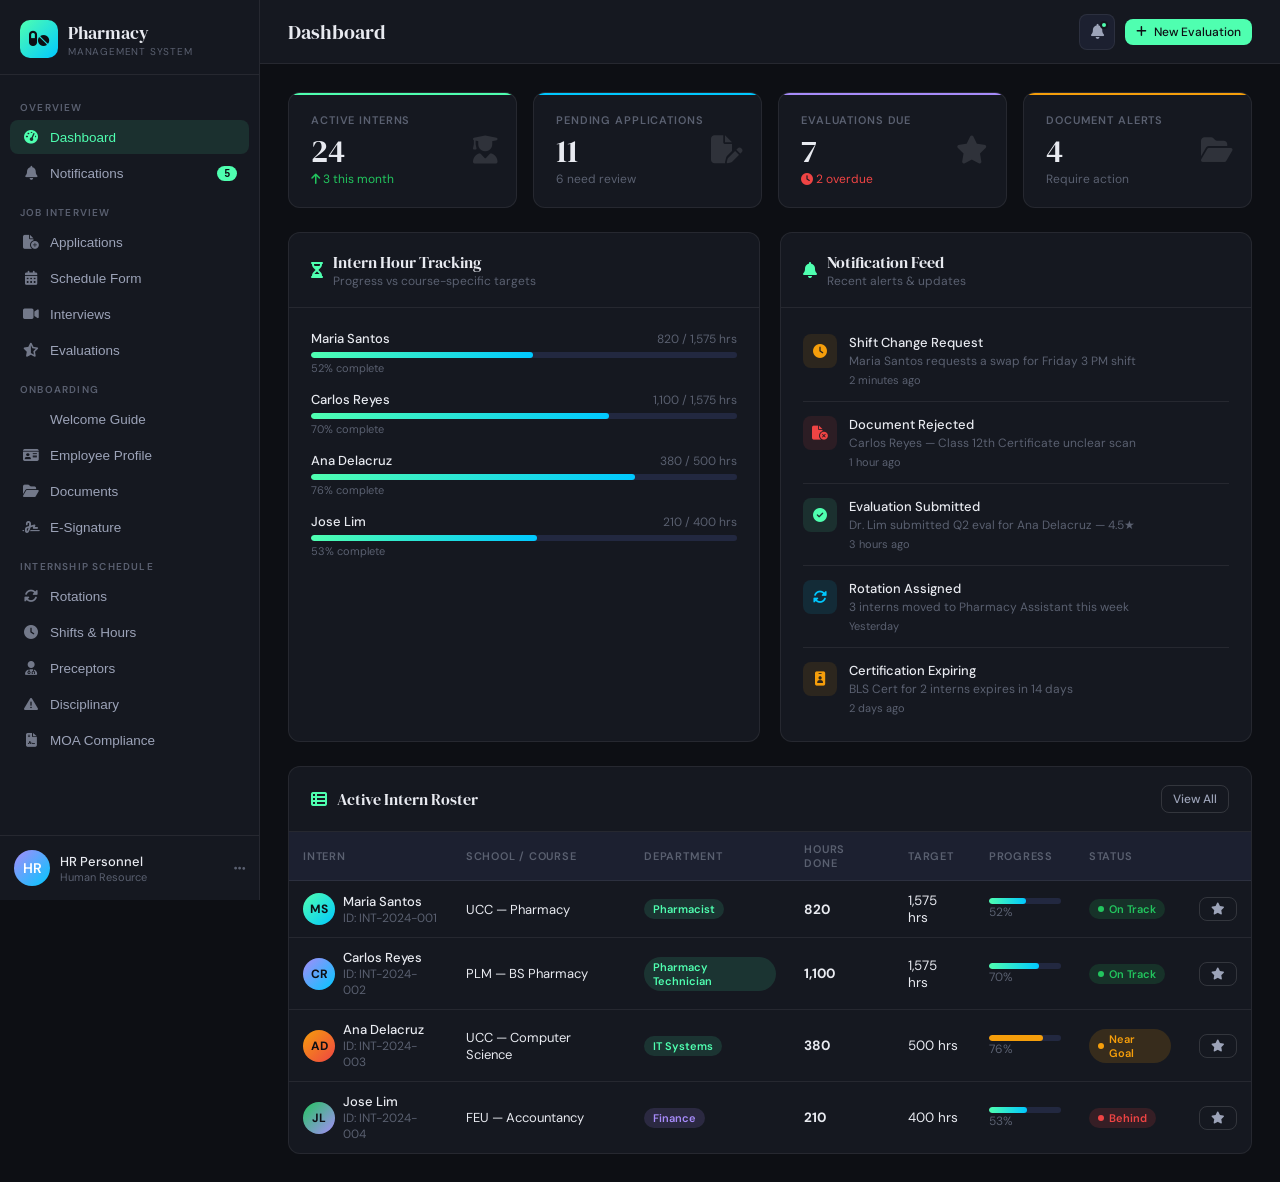
<file: process-4,5,6.html>
<!DOCTYPE html>
<html lang="en">
<head>
<meta charset="UTF-8">
<meta name="viewport" content="width=device-width, initial-scale=1.0">
<title>Pharmact — Internship Management System</title>
<link rel="preconnect" href="https://fonts.googleapis.com">
<link href="https://fonts.googleapis.com/css2?family=DM+Serif+Display:ital@0;1&family=DM+Sans:ital,opsz,wght@0,9..40,300;0,9..40,400;0,9..40,500;0,9..40,600;1,9..40,300&display=swap" rel="stylesheet">
<link rel="stylesheet" href="https://cdnjs.cloudflare.com/ajax/libs/font-awesome/6.5.0/css/all.min.css">
<style>
  :root {
    --bg: #0d0f14;
    --surface: #151820;
    --surface2: #1c2030;
    --surface3: #222840;
    --border: rgba(255,255,255,0.07);
    --border2: rgba(255,255,255,0.13);
    --accent: #4fffb0;
    --accent2: #00c8ff;
    --accent3: #a78bfa;
    --warn: #f59e0b;
    --danger: #ef4444;
    --success: #22c55e;
    --text: #e8eaf0;
    --text2: #9ca3b8;
    --text3: #5a6070;
    --sidebar-w: 260px;
    --header-h: 64px;
    --radius: 12px;
    --radius-sm: 8px;
  }

  *, *::before, *::after { box-sizing: border-box; margin: 0; padding: 0; }

  body {
    font-family: 'DM Sans', sans-serif;
    background: var(--bg);
    color: var(--text);
    min-height: 100vh;
    overflow-x: hidden;
  }

  /* ── SIDEBAR ── */
  .sidebar {
    position: fixed; top: 0; left: 0; bottom: 0;
    width: var(--sidebar-w);
    background: var(--surface);
    border-right: 1px solid var(--border);
    display: flex; flex-direction: column;
    z-index: 100;
  }

  .sidebar-logo {
    padding: 20px 20px 16px;
    display: flex; align-items: center; gap: 10px;
    border-bottom: 1px solid var(--border);
  }
  .logo-icon {
    width: 38px; height: 38px; border-radius: 10px;
    background: linear-gradient(135deg, var(--accent), var(--accent2));
    display: flex; align-items: center; justify-content: center;
    font-size: 18px; color: #0d0f14; font-weight: 700;
  }
  .logo-text { font-family: 'DM Serif Display', serif; font-size: 18px; color: var(--text); }
  .logo-sub { font-size: 10px; color: var(--text3); letter-spacing: .08em; text-transform: uppercase; }

  .sidebar-nav { flex: 1; overflow-y: auto; padding: 12px 10px; }
  .nav-section-label {
    font-size: 10px; letter-spacing: .12em; text-transform: uppercase;
    color: var(--text3); padding: 14px 10px 6px; font-weight: 600;
  }
  .nav-item {
    display: flex; align-items: center; gap: 10px;
    padding: 9px 12px; border-radius: var(--radius-sm);
    cursor: pointer; transition: all .15s; color: var(--text2);
    font-size: 13.5px; font-weight: 400; margin-bottom: 2px;
    border: none; background: none; width: 100%; text-align: left;
  }
  .nav-item:hover { background: var(--surface2); color: var(--text); }
  .nav-item.active { background: rgba(79,255,176,.1); color: var(--accent); font-weight: 500; }
  .nav-item .icon { width: 18px; text-align: center; font-size: 14px; opacity: .7; }
  .nav-item.active .icon { opacity: 1; }
  .nav-badge {
    margin-left: auto; background: var(--accent); color: #0d0f14;
    font-size: 10px; font-weight: 700; padding: 2px 7px; border-radius: 20px;
  }

  .sidebar-footer {
    padding: 14px; border-top: 1px solid var(--border);
    display: flex; align-items: center; gap: 10px;
  }
  .user-avatar {
    width: 36px; height: 36px; border-radius: 50%;
    background: linear-gradient(135deg, var(--accent3), var(--accent2));
    display: flex; align-items: center; justify-content: center;
    font-size: 14px; font-weight: 600; color: white; flex-shrink: 0;
  }
  .user-name { font-size: 13px; font-weight: 500; }
  .user-role { font-size: 11px; color: var(--text3); }

  /* ── MAIN ── */
  .main { margin-left: var(--sidebar-w); min-height: 100vh; }

  .topbar {
    height: var(--header-h);
    background: var(--surface);
    border-bottom: 1px solid var(--border);
    display: flex; align-items: center; padding: 0 28px;
    gap: 16px; position: sticky; top: 0; z-index: 50;
  }
  .topbar-title { font-family: 'DM Serif Display', serif; font-size: 20px; flex: 1; }
  .topbar-actions { display: flex; align-items: center; gap: 10px; }

  .btn {
    display: inline-flex; align-items: center; gap: 7px;
    padding: 8px 16px; border-radius: var(--radius-sm);
    font-size: 13px; font-weight: 500; cursor: pointer;
    border: none; transition: all .15s; font-family: inherit;
  }
  .btn-primary { background: var(--accent); color: #0d0f14; }
  .btn-primary:hover { background: #3de8a0; transform: translateY(-1px); }
  .btn-ghost { background: transparent; color: var(--text2); border: 1px solid var(--border2); }
  .btn-ghost:hover { background: var(--surface2); color: var(--text); }
  .btn-danger { background: rgba(239,68,68,.15); color: var(--danger); border: 1px solid rgba(239,68,68,.3); }
  .btn-danger:hover { background: rgba(239,68,68,.25); }
  .btn-warn { background: rgba(245,158,11,.15); color: var(--warn); border: 1px solid rgba(245,158,11,.3); }
  .btn-sm { padding: 5px 11px; font-size: 12px; }

  .notif-btn {
    width: 36px; height: 36px; border-radius: var(--radius-sm);
    background: var(--surface2); border: 1px solid var(--border);
    display: flex; align-items: center; justify-content: center;
    cursor: pointer; position: relative; color: var(--text2);
    font-size: 15px;
  }
  .notif-dot {
    position: absolute; top: 6px; right: 6px;
    width: 8px; height: 8px; border-radius: 50%;
    background: var(--accent); border: 2px solid var(--surface);
  }

  .content { padding: 28px; }

  /* ── CARDS ── */
  .card {
    background: var(--surface);
    border: 1px solid var(--border);
    border-radius: var(--radius);
    overflow: hidden;
  }
  .card-header {
    padding: 18px 22px;
    border-bottom: 1px solid var(--border);
    display: flex; align-items: center; gap: 10px;
  }
  .card-title { font-family: 'DM Serif Display', serif; font-size: 16px; }
  .card-sub { font-size: 12px; color: var(--text3); }
  .card-body { padding: 22px; }

  /* ── GRID ── */
  .grid-2 { display: grid; grid-template-columns: 1fr 1fr; gap: 20px; }
  .grid-3 { display: grid; grid-template-columns: 1fr 1fr 1fr; gap: 20px; }
  .grid-4 { display: grid; grid-template-columns: repeat(4,1fr); gap: 16px; }

  /* ── STAT CARDS ── */
  .stat-card {
    background: var(--surface);
    border: 1px solid var(--border);
    border-radius: var(--radius);
    padding: 20px 22px;
    position: relative; overflow: hidden;
  }
  .stat-card::before {
    content:''; position: absolute; top:0; left:0; right:0; height:2px;
  }
  .stat-card.green::before { background: var(--accent); }
  .stat-card.blue::before { background: var(--accent2); }
  .stat-card.purple::before { background: var(--accent3); }
  .stat-card.warn::before { background: var(--warn); }

  .stat-label { font-size: 11px; color: var(--text3); text-transform: uppercase; letter-spacing:.08em; font-weight:600; }
  .stat-value { font-size: 32px; font-family: 'DM Serif Display', serif; margin: 8px 0 4px; line-height:1; }
  .stat-change { font-size: 12px; color: var(--text3); }
  .stat-change.up { color: var(--success); }
  .stat-change.down { color: var(--danger); }
  .stat-icon {
    position: absolute; right: 18px; top: 50%; transform: translateY(-50%);
    font-size: 28px; opacity: .12;
  }

  /* ── TABS ── */
  .tabs { display: flex; gap: 4px; border-bottom: 1px solid var(--border); padding: 0 22px; }
  .tab {
    padding: 12px 16px; font-size: 13px; font-weight: 500; cursor: pointer;
    color: var(--text3); border-bottom: 2px solid transparent;
    margin-bottom: -1px; transition: all .15s; background: none; border-top:none; border-left:none; border-right:none;
    font-family: inherit;
  }
  .tab:hover { color: var(--text); }
  .tab.active { color: var(--accent); border-bottom-color: var(--accent); }

  /* ── FORMS ── */
  .form-group { margin-bottom: 18px; }
  .form-label {
    display: block; font-size: 12px; font-weight: 600;
    color: var(--text3); text-transform: uppercase; letter-spacing:.06em;
    margin-bottom: 7px;
  }
  .form-control {
    width: 100%; background: var(--surface2);
    border: 1px solid var(--border2); border-radius: var(--radius-sm);
    color: var(--text); padding: 9px 12px; font-size: 13.5px;
    font-family: inherit; transition: border-color .15s;
    outline: none;
  }
  .form-control:focus { border-color: var(--accent); }
  .form-control::placeholder { color: var(--text3); }
  select.form-control { cursor: pointer; }
  textarea.form-control { resize: vertical; min-height: 90px; }

  .form-row { display: grid; gap: 16px; }
  .form-row.cols-2 { grid-template-columns: 1fr 1fr; }
  .form-row.cols-3 { grid-template-columns: 1fr 1fr 1fr; }

  /* ── TABLES ── */
  .table-wrap { overflow-x: auto; }
  table { width: 100%; border-collapse: collapse; font-size: 13.5px; }
  thead th {
    text-align: left; padding: 10px 14px;
    font-size: 11px; font-weight: 600; letter-spacing:.07em;
    text-transform: uppercase; color: var(--text3);
    border-bottom: 1px solid var(--border); background: var(--surface2);
  }
  tbody td {
    padding: 11px 14px; border-bottom: 1px solid var(--border);
    vertical-align: middle;
  }
  tbody tr:last-child td { border-bottom: none; }
  tbody tr:hover { background: rgba(255,255,255,.02); }

  /* ── BADGES / STATUS ── */
  .badge {
    display: inline-flex; align-items: center; gap: 5px;
    padding: 3px 9px; border-radius: 20px; font-size: 11px; font-weight: 600;
  }
  .badge.verified { background: rgba(34,197,94,.15); color: var(--success); }
  .badge.pending { background: rgba(245,158,11,.15); color: var(--warn); }
  .badge.rejected { background: rgba(239,68,68,.15); color: var(--danger); }
  .badge.uploaded { background: rgba(0,200,255,.15); color: var(--accent2); }
  .badge.not-uploaded { background: rgba(255,255,255,.05); color: var(--text3); }
  .badge.active { background: rgba(79,255,176,.12); color: var(--accent); }
  .badge.inactive { background: rgba(255,255,255,.05); color: var(--text3); }
  .badge-dot { width: 6px; height: 6px; border-radius: 50%; background: currentColor; }

  /* ── PROGRESS ── */
  .progress-bar { height: 6px; background: var(--surface3); border-radius: 10px; overflow: hidden; }
  .progress-fill { height: 100%; border-radius: 10px; transition: width .3s; }
  .progress-fill.green { background: linear-gradient(90deg, var(--accent), var(--accent2)); }
  .progress-fill.warn { background: var(--warn); }
  .progress-fill.danger { background: var(--danger); }

  /* ── RATING STARS ── */
  .stars { display: flex; gap: 3px; }
  .star { font-size: 16px; cursor: pointer; color: var(--text3); transition: color .1s; }
  .star.filled { color: var(--warn); }

  /* ── MODAL ── */
  .modal-overlay {
    position: fixed; inset: 0; background: rgba(0,0,0,.7);
    display: flex; align-items: center; justify-content: center;
    z-index: 999; padding: 20px;
    opacity: 0; pointer-events: none; transition: opacity .2s;
  }
  .modal-overlay.open { opacity: 1; pointer-events: all; }
  .modal {
    background: var(--surface); border: 1px solid var(--border2);
    border-radius: var(--radius); width: 100%; max-width: 680px;
    max-height: 90vh; overflow-y: auto;
    transform: translateY(20px); transition: transform .2s;
  }
  .modal-overlay.open .modal { transform: translateY(0); }
  .modal-header {
    padding: 20px 24px; border-bottom: 1px solid var(--border);
    display: flex; align-items: center; justify-content: space-between;
    position: sticky; top: 0; background: var(--surface); z-index: 2;
  }
  .modal-title { font-family: 'DM Serif Display', serif; font-size: 18px; }
  .modal-close {
    width: 30px; height: 30px; border-radius: 6px; background: var(--surface2);
    border: none; color: var(--text2); cursor: pointer; font-size: 16px;
    display: flex; align-items: center; justify-content: center;
  }
  .modal-close:hover { color: var(--text); }
  .modal-body { padding: 24px; }
  .modal-footer {
    padding: 16px 24px; border-top: 1px solid var(--border);
    display: flex; justify-content: flex-end; gap: 10px;
  }

  /* ── WIZARD STEPS ── */
  .wizard-steps {
    display: flex; align-items: center; gap: 0; margin-bottom: 28px;
  }
  .wizard-step {
    display: flex; align-items: center; gap: 10px; cursor: pointer;
  }
  .step-circle {
    width: 32px; height: 32px; border-radius: 50%; border: 2px solid var(--border2);
    display: flex; align-items: center; justify-content: center;
    font-size: 12px; font-weight: 700; color: var(--text3); transition: all .2s;
    flex-shrink: 0;
  }
  .step-circle.done { background: var(--accent); border-color: var(--accent); color: #0d0f14; }
  .step-circle.active { border-color: var(--accent); color: var(--accent); }
  .step-label { font-size: 12px; font-weight: 500; color: var(--text3); white-space: nowrap; }
  .step-label.active { color: var(--text); }
  .step-connector { flex: 1; height: 1px; background: var(--border2); margin: 0 10px; }

  /* ── NOTIFICATION FEED ── */
  .notif-item {
    display: flex; align-items: flex-start; gap: 12px;
    padding: 14px 0; border-bottom: 1px solid var(--border);
  }
  .notif-item:last-child { border-bottom: none; }
  .notif-icon {
    width: 34px; height: 34px; border-radius: 8px; flex-shrink:0;
    display: flex; align-items: center; justify-content: center; font-size: 14px;
  }
  .notif-icon.info { background: rgba(0,200,255,.1); color: var(--accent2); }
  .notif-icon.warn { background: rgba(245,158,11,.1); color: var(--warn); }
  .notif-icon.danger { background: rgba(239,68,68,.1); color: var(--danger); }
  .notif-icon.success { background: rgba(79,255,176,.1); color: var(--accent); }
  .notif-title { font-size: 13px; font-weight: 500; margin-bottom: 2px; }
  .notif-desc { font-size: 12px; color: var(--text3); }
  .notif-time { font-size: 11px; color: var(--text3); margin-top: 4px; }

  /* ── SCHEDULE TABLE ── */
  .schedule-table input[type="time"],
  .schedule-table input[type="text"] {
    background: var(--surface3); border: 1px solid var(--border);
    border-radius: 6px; color: var(--text); padding: 5px 8px;
    font-size: 12px; width: 100%; font-family: inherit;
    outline: none;
  }
  .schedule-table input:focus { border-color: var(--accent); }

  /* ── SIGNATURE ── */
  #signatureCanvas {
    border: 2px dashed var(--border2); border-radius: 8px;
    background: var(--surface2); cursor: crosshair; display: block;
    width: 100%;
  }

  /* ── UPLOAD ZONE ── */
  .upload-zone {
    border: 2px dashed var(--border2); border-radius: 8px;
    padding: 24px; text-align: center; cursor: pointer;
    transition: all .2s; background: var(--surface2);
  }
  .upload-zone:hover { border-color: var(--accent); background: rgba(79,255,176,.04); }
  .upload-zone-icon { font-size: 28px; color: var(--text3); margin-bottom: 10px; }
  .upload-zone-text { font-size: 13px; color: var(--text3); }

  /* ── DRAG-DROP ROTATIONS ── */
  .rotation-board { display: flex; gap: 16px; overflow-x: auto; padding-bottom: 8px; }
  .rotation-col {
    min-width: 200px; background: var(--surface2);
    border: 1px solid var(--border); border-radius: var(--radius-sm);
    padding: 14px; flex-shrink: 0;
  }
  .rotation-col-title {
    font-size: 12px; font-weight: 600; text-transform: uppercase;
    letter-spacing:.08em; color: var(--text3); margin-bottom: 12px;
    display: flex; align-items: center; justify-content: space-between;
  }
  .rotation-card {
    background: var(--surface); border: 1px solid var(--border);
    border-radius: 8px; padding: 10px 12px; margin-bottom: 8px;
    cursor: grab; font-size: 12.5px; transition: all .15s;
  }
  .rotation-card:hover { border-color: var(--accent); transform: translateY(-1px); }
  .rotation-card:active { cursor: grabbing; }
  .rotation-card-name { font-weight: 500; margin-bottom: 2px; }
  .rotation-card-meta { color: var(--text3); font-size: 11px; }

  /* ── CALENDAR ── */
  .mini-cal { font-size: 13px; }
  .cal-header {
    display: flex; align-items: center; justify-content: space-between;
    margin-bottom: 12px;
  }
  .cal-grid { display: grid; grid-template-columns: repeat(7,1fr); gap: 3px; }
  .cal-day {
    text-align: center; padding: 6px 2px; border-radius: 6px;
    cursor: pointer; font-size: 12px; transition: all .1s;
  }
  .cal-day:hover { background: var(--surface3); }
  .cal-day.today { background: rgba(79,255,176,.15); color: var(--accent); font-weight: 700; }
  .cal-day.has-event { position: relative; }
  .cal-day.has-event::after {
    content:''; position: absolute; bottom: 2px; left:50%; transform: translateX(-50%);
    width: 4px; height: 4px; border-radius: 50%; background: var(--accent);
  }
  .cal-day-label { color: var(--text3); font-size: 10px; font-weight: 600; text-transform: uppercase; }

  /* ── PAGE SECTIONS ── */
  .page-section { display: none; }
  .page-section.active { display: block; }

  /* ── MISC ── */
  .divider { height: 1px; background: var(--border); margin: 20px 0; }
  .text-accent { color: var(--accent); }
  .text-muted { color: var(--text3); }
  .text-sm { font-size: 12px; }
  .flex { display: flex; }
  .flex-col { flex-direction: column; }
  .items-center { align-items: center; }
  .justify-between { justify-content: space-between; }
  .gap-2 { gap: 8px; }
  .gap-3 { gap: 12px; }
  .gap-4 { gap: 16px; }
  .mb-4 { margin-bottom: 16px; }
  .mb-6 { margin-bottom: 24px; }
  .mt-4 { margin-top: 16px; }
  .ml-auto { margin-left: auto; }

  /* ── HOUR TRACKER ── */
  .hour-tracker {
    background: var(--surface2); border-radius: var(--radius-sm); padding: 16px;
  }
  .hour-nums { display: flex; justify-content: space-between; font-size: 12px; color: var(--text3); margin-bottom: 6px; }
  .hour-count { font-family: 'DM Serif Display', serif; font-size: 22px; }

  /* ── DISCIPLINARY ── */
  .warning-severity {
    display: flex; gap: 8px; margin-top: 8px;
  }
  .severity-opt {
    flex: 1; padding: 10px; border-radius: 8px; border: 2px solid var(--border);
    text-align: center; cursor: pointer; font-size: 12px; font-weight: 500;
    transition: all .15s; color: var(--text3);
  }
  .severity-opt:hover { border-color: var(--border2); color: var(--text); }
  .severity-opt.active.warn { border-color: var(--warn); color: var(--warn); background: rgba(245,158,11,.08); }
  .severity-opt.active.danger { border-color: var(--danger); color: var(--danger); background: rgba(239,68,68,.08); }
  .severity-opt.active.critical { border-color: var(--accent3); color: var(--accent3); background: rgba(167,139,250,.08); }

  /* ── INTERN PROFILE CHIP ── */
  .intern-chip {
    display: flex; align-items: center; gap: 10px;
    background: var(--surface2); border-radius: 8px; padding: 10px 12px;
    border: 1px solid var(--border);
  }
  .intern-avatar {
    width: 32px; height: 32px; border-radius: 50%; flex-shrink: 0;
    background: linear-gradient(135deg,#4fffb0,#00c8ff);
    display: flex; align-items: center; justify-content: center;
    font-size: 12px; font-weight: 700; color: #0d0f14;
  }

  /* scrollbar */
  ::-webkit-scrollbar { width: 6px; height: 6px; }
  ::-webkit-scrollbar-track { background: transparent; }
  ::-webkit-scrollbar-thumb { background: var(--border2); border-radius: 10px; }
  ::-webkit-scrollbar-thumb:hover { background: var(--text3); }

  @media (max-width: 1024px) {
    .grid-4 { grid-template-columns: 1fr 1fr; }
    .grid-3 { grid-template-columns: 1fr 1fr; }
  }
  @media (max-width: 768px) {
    :root { --sidebar-w: 0px; }
    .sidebar { display: none; }
    .main { margin-left: 0; }
    .grid-2, .grid-3, .grid-4 { grid-template-columns: 1fr; }
  }
</style>
</head>
<body>

<!--SIDEBAR-->
<nav class="sidebar">
  <div class="sidebar-logo">
    <div class="logo-icon"><i class="fa-solid fa-pills"></i></div>
    <div>
      <div class="logo-text">Pharmacy</div>
      <div class="logo-sub">Management System</div>
    </div>
  </div>

  <div class="sidebar-nav">
    <div class="nav-section-label">Overview</div>
    <button class="nav-item active" onclick="showPage('dashboard')">
      <span class="icon"><i class="fa-solid fa-gauge-high"></i></span> Dashboard
    </button>
    <button class="nav-item" onclick="showPage('notifications')">
      <span class="icon"><i class="fa-solid fa-bell"></i></span> Notifications
      <span class="nav-badge">5</span>
    </button>

    <div class="nav-section-label">Job Interview</div>
    <button class="nav-item" onclick="showPage('applications')">
      <span class="icon"><i class="fa-solid fa-file-circle-plus"></i></span> Applications
    </button>
    <button class="nav-item" onclick="showPage('schedule-form')">
      <span class="icon"><i class="fa-solid fa-calendar-days"></i></span> Schedule Form
    </button>
    <button class="nav-item" onclick="showPage('interviews')">
      <span class="icon"><i class="fa-solid fa-video"></i></span> Interviews
    </button>
    <button class="nav-item" onclick="showPage('evaluation')">
      <span class="icon"><i class="fa-solid fa-star-half-stroke"></i></span> Evaluations
    </button>

    <div class="nav-section-label">Onboarding</div>
    <button class="nav-item" onclick="showPage('welcome')">
      <span class="icon"><i class="fa-solid fa-hand-wave"></i></span> Welcome Guide
    </button>
    <button class="nav-item" onclick="showPage('profile-wizard')">
      <span class="icon"><i class="fa-solid fa-id-card"></i></span> Employee Profile
    </button>
    <button class="nav-item" onclick="showPage('documents')">
      <span class="icon"><i class="fa-solid fa-folder-open"></i></span> Documents
    </button>
    <button class="nav-item" onclick="showPage('signature')">
      <span class="icon"><i class="fa-solid fa-signature"></i></span> E-Signature
    </button>

    <div class="nav-section-label">Internship Schedule</div>
    <button class="nav-item" onclick="showPage('rotations')">
      <span class="icon"><i class="fa-solid fa-rotate"></i></span> Rotations
    </button>
    <button class="nav-item" onclick="showPage('shifts')">
      <span class="icon"><i class="fa-solid fa-clock"></i></span> Shifts & Hours
    </button>
    <button class="nav-item" onclick="showPage('preceptors')">
      <span class="icon"><i class="fa-solid fa-user-doctor"></i></span> Preceptors
    </button>
    <button class="nav-item" onclick="showPage('disciplinary')">
      <span class="icon"><i class="fa-solid fa-triangle-exclamation"></i></span> Disciplinary
    </button>
    <button class="nav-item" onclick="showPage('moa')">
      <span class="icon"><i class="fa-solid fa-file-contract"></i></span> MOA Compliance
    </button>
  </div>

  <div class="sidebar-footer">
    <div class="user-avatar">HR</div>
    <div>
      <div class="user-name">HR Personnel</div>
      <div class="user-role">Human Resource</div>
    </div>
    <i class="fa-solid fa-ellipsis ml-auto text-muted" style="font-size:13px;cursor:pointer;"></i>
  </div>
</nav>

<!-- MAIN -->
<main class="main">
  <header class="topbar">
    <span class="topbar-title" id="pageTitle">Dashboard</span>
    <div class="topbar-actions">
      <div class="notif-btn" onclick="showPage('notifications')">
        <i class="fa-solid fa-bell"></i>
        <div class="notif-dot"></div>
      </div>
      <button class="btn btn-primary btn-sm" onclick="openModal('evalModal')">
        <i class="fa-solid fa-plus"></i> New Evaluation
      </button>
    </div>
  </header>

  <div class="content">

    <!-- DASHBOARD -->
    <section class="page-section active" id="page-dashboard">
      <div class="grid-4 mb-6">
        <div class="stat-card green">
          <div class="stat-label">Active Interns</div>
          <div class="stat-value">24</div>
          <div class="stat-change up"><i class="fa-solid fa-arrow-up"></i> 3 this month</div>
          <i class="fa-solid fa-user-graduate stat-icon"></i>
        </div>
        <div class="stat-card blue">
          <div class="stat-label">Pending Applications</div>
          <div class="stat-value">11</div>
          <div class="stat-change">6 need review</div>
          <i class="fa-solid fa-file-pen stat-icon"></i>
        </div>
        <div class="stat-card purple">
          <div class="stat-label">Evaluations Due</div>
          <div class="stat-value">7</div>
          <div class="stat-change down"><i class="fa-solid fa-clock"></i> 2 overdue</div>
          <i class="fa-solid fa-star stat-icon"></i>
        </div>
        <div class="stat-card warn">
          <div class="stat-label">Document Alerts</div>
          <div class="stat-value">4</div>
          <div class="stat-change">Require action</div>
          <i class="fa-solid fa-folder-open stat-icon"></i>
        </div>
      </div>

      <div class="grid-2 mb-6">
        <!-- Intern Hour Progress -->
        <div class="card">
          <div class="card-header">
            <i class="fa-solid fa-hourglass-half text-accent"></i>
            <div>
              <div class="card-title">Intern Hour Tracking</div>
              <div class="card-sub">Progress vs course-specific targets</div>
            </div>
          </div>
          <div class="card-body">
            <div style="margin-bottom:18px;" id="hourList">
            </div>
          </div>
        </div>

        <!-- Notifications -->
        <div class="card">
          <div class="card-header">
            <i class="fa-solid fa-bell text-accent"></i>
            <div>
              <div class="card-title">Notification Feed</div>
              <div class="card-sub">Recent alerts & updates</div>
            </div>
          </div>
          <div class="card-body" style="padding:12px 22px;">
            <div class="notif-item">
              <div class="notif-icon warn"><i class="fa-solid fa-clock"></i></div>
              <div>
                <div class="notif-title">Shift Change Request</div>
                <div class="notif-desc">Maria Santos requests a swap for Friday 3 PM shift</div>
                <div class="notif-time">2 minutes ago</div>
              </div>
            </div>
            <div class="notif-item">
              <div class="notif-icon danger"><i class="fa-solid fa-file-circle-xmark"></i></div>
              <div>
                <div class="notif-title">Document Rejected</div>
                <div class="notif-desc">Carlos Reyes — Class 12th Certificate unclear scan</div>
                <div class="notif-time">1 hour ago</div>
              </div>
            </div>
            <div class="notif-item">
              <div class="notif-icon success"><i class="fa-solid fa-circle-check"></i></div>
              <div>
                <div class="notif-title">Evaluation Submitted</div>
                <div class="notif-desc">Dr. Lim submitted Q2 eval for Ana Delacruz — 4.5★</div>
                <div class="notif-time">3 hours ago</div>
              </div>
            </div>
            <div class="notif-item">
              <div class="notif-icon info"><i class="fa-solid fa-rotate"></i></div>
              <div>
                <div class="notif-title">Rotation Assigned</div>
                <div class="notif-desc">3 interns moved to Pharmacy Assistant this week</div>
                <div class="notif-time">Yesterday</div>
              </div>
            </div>
            <div class="notif-item">
              <div class="notif-icon warn"><i class="fa-solid fa-id-badge"></i></div>
              <div>
                <div class="notif-title">Certification Expiring</div>
                <div class="notif-desc">BLS Cert for 2 interns expires in 14 days</div>
                <div class="notif-time">2 days ago</div>
              </div>
            </div>
          </div>
        </div>
      </div>

      <!-- Recent Interns Table -->
      <div class="card">
        <div class="card-header">
          <i class="fa-solid fa-table-list text-accent"></i>
          <div class="card-title">Active Intern Roster</div>
          <button class="btn btn-ghost btn-sm ml-auto">View All</button>
        </div>
        <div class="table-wrap">
          <table>
            <thead>
              <tr>
                <th>Intern</th>
                <th>School / Course</th>
                <th>Department</th>
                <th>Hours Done</th>
                <th>Target</th>
                <th>Progress</th>
                <th>Status</th>
                <th></th>
              </tr>
            </thead>
            <tbody>
              <tr>
                <td>
                  <div class="flex items-center gap-2">
                    <div class="intern-avatar">MS</div>
                    <div>
                      <div style="font-weight:500;font-size:13px;">Maria Santos</div>
                      <div class="text-muted text-sm">ID: INT-2024-001</div>
                    </div>
                  </div>
                </td>
                <td><div style="font-size:13px;">UCC — Pharmacy</div></td>
                <td><span class="badge active">Pharmacist</span></td>
                <td><strong>820</strong></td>
                <td>1,575 hrs</td>
                <td style="min-width:100px;">
                  <div class="progress-bar"><div class="progress-fill green" style="width:52%"></div></div>
                  <div class="text-sm text-muted mt-1">52%</div>
                </td>
                <td><span class="badge verified"><span class="badge-dot"></span>On Track</span></td>
                <td><button class="btn btn-ghost btn-sm" onclick="openModal('evalModal')"><i class="fa-solid fa-star"></i></button></td>
              </tr>
              <tr>
                <td>
                  <div class="flex items-center gap-2">
                    <div class="intern-avatar" style="background:linear-gradient(135deg,#a78bfa,#00c8ff)">CR</div>
                    <div>
                      <div style="font-weight:500;font-size:13px;">Carlos Reyes</div>
                      <div class="text-muted text-sm">ID: INT-2024-002</div>
                    </div>
                  </div>
                </td>
                <td><div style="font-size:13px;">PLM — BS Pharmacy</div></td>
                <td><span class="badge active">Pharmacy Technician</span></td>
                <td><strong>1,100</strong></td>
                <td>1,575 hrs</td>
                <td style="min-width:100px;">
                  <div class="progress-bar"><div class="progress-fill green" style="width:70%"></div></div>
                  <div class="text-sm text-muted mt-1">70%</div>
                </td>
                <td><span class="badge verified"><span class="badge-dot"></span>On Track</span></td>
                <td><button class="btn btn-ghost btn-sm" onclick="openModal('evalModal')"><i class="fa-solid fa-star"></i></button></td>
              </tr>
              <tr>
                <td>
                  <div class="flex items-center gap-2">
                    <div class="intern-avatar" style="background:linear-gradient(135deg,#f59e0b,#ef4444)">AD</div>
                    <div>
                      <div style="font-weight:500;font-size:13px;">Ana Delacruz</div>
                      <div class="text-muted text-sm">ID: INT-2024-003</div>
                    </div>
                  </div>
                </td>
                <td><div style="font-size:13px;">UCC — Computer Science</div></td>
                <td><span class="badge active">IT Systems</span></td>
                <td><strong>380</strong></td>
                <td>500 hrs</td>
                <td style="min-width:100px;">
                  <div class="progress-bar"><div class="progress-fill warn" style="width:76%"></div></div>
                  <div class="text-sm text-muted mt-1">76%</div>
                </td>
                <td><span class="badge pending"><span class="badge-dot"></span>Near Goal</span></td>
                <td><button class="btn btn-ghost btn-sm" onclick="openModal('evalModal')"><i class="fa-solid fa-star"></i></button></td>
              </tr>
              <tr>
                <td>
                  <div class="flex items-center gap-2">
                    <div class="intern-avatar" style="background:linear-gradient(135deg,#22c55e,#a78bfa)">JL</div>
                    <div>
                      <div style="font-weight:500;font-size:13px;">Jose Lim</div>
                      <div class="text-muted text-sm">ID: INT-2024-004</div>
                    </div>
                  </div>
                </td>
                <td><div style="font-size:13px;">FEU — Accountancy</div></td>
                <td><span class="badge" style="background:rgba(167,139,250,.15);color:var(--accent3)">Finance</span></td>
                <td><strong>210</strong></td>
                <td>400 hrs</td>
                <td style="min-width:100px;">
                  <div class="progress-bar"><div class="progress-fill green" style="width:53%"></div></div>
                  <div class="text-sm text-muted mt-1">53%</div>
                </td>
                <td><span class="badge rejected"><span class="badge-dot"></span>Behind</span></td>
                <td><button class="btn btn-ghost btn-sm" onclick="openModal('evalModal')"><i class="fa-solid fa-star"></i></button></td>
              </tr>
            </tbody>
          </table>
        </div>
      </div>
    </section>

    <!-- ════════════ UCC SCHEDULE FORM ════════════ -->
    <section class="page-section" id="page-schedule-form">
      <div class="card" style="max-width:860px;margin:auto;">
        <div class="card-header">
          <i class="fa-solid fa-calendar-days text-accent"></i>
          <div>
            <div class="card-title">Student Trainee Schedule Form</div>
            <div class="card-sub">Pharmacy Internship Programme</div>
          </div>
        </div>
        <div class="card-body">
          <!-- Header Info -->
          <div class="form-row cols-2 mb-4">
            <div class="form-group">
              <label class="form-label">Trainee Name</label>
              <input type="text" class="form-control" placeholder="Full name of trainee">
            </div>
            <div class="form-group">
              <label class="form-label">School</label>
              <input type="text" class="form-control" value="Union Christian College" placeholder="Institution name">
            </div>
          </div>
          <div class="form-row cols-3 mb-4">
            <div class="form-group">
              <label class="form-label">Address</label>
              <input type="text" class="form-control" placeholder="Home / permanent address">
            </div>
            <div class="form-group">
              <label class="form-label">Course</label>
              <select class="form-control" onchange="updateHourGoal(this.value)">
                <option value="">— Select Course —</option>
                <option value="pharmacy">BS Pharmacy</option>
                <option value="computer_science">Computer Science</option>
                <option value="accountancy">Accountancy</option>
                <option value="nursing">Nursing</option>
                <option value="other">Other</option>
              </select>
            </div>
            <div class="form-group">
              <label class="form-label">Year Level</label>
              <select class="form-control">
                <option>1st Year</option>
                <option>2nd Year</option>
                <option>3rd Year</option>
                <option selected>4th Year</option>
                <option>5th Year</option>
              </select>
            </div>
          </div>
          <div class="form-row cols-3 mb-4">
            <div class="form-group">
              <label class="form-label">Required Hours</label>
              <input type="number" class="form-control" id="requiredHoursField" placeholder="e.g. 1575" value="1575">
            </div>
            <div class="form-group">
              <label class="form-label">Graduating Semester?</label>
              <div style="display:flex;gap:12px;margin-top:8px;">
                <label style="display:flex;align-items:center;gap:6px;font-size:13px;cursor:pointer;">
                  <input type="radio" name="graduating" value="yes"> Yes
                </label>
                <label style="display:flex;align-items:center;gap:6px;font-size:13px;cursor:pointer;">
                  <input type="radio" name="graduating" value="no" checked> No
                </label>
              </div>
            </div>
            <div class="form-group">
              <label class="form-label">Semester / School Year</label>
              <input type="text" class="form-control" placeholder="e.g. 2nd Sem, 2024–2025">
            </div>
          </div>

          <div class="divider"></div>
          <div style="font-family:'DM Serif Display',serif;font-size:15px;margin-bottom:14px;">
            Weekly Training Schedule
          </div>

          <!-- Schedule Table -->
          <div class="table-wrap schedule-table">
            <table>
              <thead>
                <tr>
                  <th style="width:120px;">Day</th>
                  <th>Time In</th>
                  <th>Time Out</th>
                  <th>Department / Area</th>
                  <th>Remarks</th>
                </tr>
              </thead>
              <tbody>
                <tr>
                  <td style="font-weight:600;color:var(--text);">Monday</td>
                  <td><input type="time" value="08:00"></td>
                  <td><input type="time" value="17:00"></td>
                  <td>
                    <select style="background:var(--surface3);border:1px solid var(--border);border-radius:6px;color:var(--text);padding:5px 8px;font-size:12px;width:100%;font-family:inherit;">
                      <option>Pharmacist</option>
                      <option>Pharmacy Technician</option>
                      <option>Pharmacy Assistant</option>
                      <option>Pharmacy Clerk</option>
                    </select>
                  </td>
                  <td><input type="text" placeholder="Add notes..."></td>
                </tr>
                <tr>
                  <td style="font-weight:600;color:var(--text);">Tuesday</td>
                  <td><input type="time" value="08:00"></td>
                  <td><input type="time" value="17:00"></td>
                  <td>
                    <select style="background:var(--surface3);border:1px solid var(--border);border-radius:6px;color:var(--text);padding:5px 8px;font-size:12px;width:100%;font-family:inherit;">
                      <option>Pharmacist</option>
                      <option>Pharmacy Technician</option>
                      <option selected>Pharmacy Assistant</option>
                      <option>Pharmacy Clerk</option>
                    </select>
                  </td>
                  <td><input type="text" placeholder="Add notes..."></td>
                </tr>
                <tr>
                  <td style="font-weight:600;color:var(--text);">Wednesday</td>
                  <td><input type="time" value="08:00"></td>
                  <td><input type="time" value="17:00"></td>
                  <td>
                    <select style="background:var(--surface3);border:1px solid var(--border);border-radius:6px;color:var(--text);padding:5px 8px;font-size:12px;width:100%;font-family:inherit;">
                      <option selected>Pharmacist</option>
                      <option>Pharmacy Technician</option>
                      <option>Pharmacy Assistant</option>
                      <option>Pharmacy Clerk</option>
                    </select>
                  </td>
                  <td><input type="text" placeholder="Add notes..."></td>
                </tr>
                <tr>
                  <td style="font-weight:600;color:var(--text);">Thursday</td>
                  <td><input type="time" value="08:00"></td>
                  <td><input type="time" value="17:00"></td>
                  <td>
                    <select style="background:var(--surface3);border:1px solid var(--border);border-radius:6px;color:var(--text);padding:5px 8px;font-size:12px;width:100%;font-family:inherit;">
                      <option>Pharmacist</option>
                      <option selected>Pharmacy Technician</option>
                      <option>Pharmacy Assistant</option>
                      <option>Pharmacy Clerk</option>
                    </select>
                  </td>
                  <td><input type="text" placeholder="Add notes..."></td>
                </tr>
                <tr>
                  <td style="font-weight:600;color:var(--text);">Friday</td>
                  <td><input type="time" value="08:00"></td>
                  <td><input type="time" value="13:00"></td>
                  <td>
                    <select style="background:var(--surface3);border:1px solid var(--border);border-radius:6px;color:var(--text);padding:5px 8px;font-size:12px;width:100%;font-family:inherit;">
                      <option>Pharmacist</option>
                      <option>Pharmacy Technician</option>
                      <option>Pharmacy Assistant</option>
                      <option selected>Pharmacy Clerk</option>
                    </select>
                  </td>
                  <td><input type="text" placeholder="Half day"></td>
                </tr>
              </tbody>
            </table>
          </div>

          <div class="divider"></div>
          <div style="display:flex;align-items:center;gap:10px;background:var(--surface2);border-radius:8px;padding:14px;margin-bottom:20px;">
            <i class="fa-solid fa-circle-info" style="color:var(--accent2);"></i>
            <div id="hourGoalDisplay" style="font-size:13px;color:var(--text2);">
              Course-specific hour goal: <strong style="color:var(--accent);">1,575 hours</strong> (default — Pharmacy track)
            </div>
          </div>

          <div style="display:flex;gap:10px;justify-content:flex-end;">
            <button class="btn btn-ghost">Save Draft</button>
            <button class="btn btn-primary"><i class="fa-solid fa-paper-plane"></i> Submit Schedule</button>
          </div>
        </div>
      </div>
    </section>

    <!-- APPLICATIONS -->
    <section class="page-section" id="page-applications">
      <div class="card mb-6">
        <div class="card-header">
          <i class="fa-solid fa-file-circle-plus text-accent"></i>
          <div class="card-title">Applicant Portal</div>
          <button class="btn btn-primary btn-sm ml-auto"><i class="fa-solid fa-plus"></i> New Application</button>
        </div>
        <div class="tabs">
          <button class="tab active">All (11)</button>
          <button class="tab">Under Review (6)</button>
          <button class="tab">Interview Scheduled (3)</button>
          <button class="tab">Accepted (2)</button>
        </div>
        <div class="table-wrap">
          <table>
            <thead>
              <tr>
                <th>Applicant</th>
                <th>Course</th>
                <th>Applied</th>
                <th>Documents</th>
                <th>Interview</th>
                <th>Status</th>
                <th>Actions</th>
              </tr>
            </thead>
            <tbody>
              <tr>
                <td>
                  <div style="font-weight:500;">Reyna Pascual</div>
                  <div class="text-muted text-sm">reyna.pascual@ucc.edu.ph</div>
                </td>
                <td>BS Pharmacy — UCC</td>
                <td>Apr 10, 2025</td>
                <td><span class="badge verified"><span class="badge-dot"></span>Complete</span></td>
                <td>Apr 18 · Virtual</td>
                <td><span class="badge pending"><span class="badge-dot"></span>Under Review</span></td>
                <td>
                  <button class="btn btn-ghost btn-sm">View</button>
                  <button class="btn btn-primary btn-sm" onclick="openModal('evalModal')">Evaluate</button>
                </td>
              </tr>
              <tr>
                <td>
                  <div style="font-weight:500;">Marco Villanueva</div>
                  <div class="text-muted text-sm">marco.v@plm.edu.ph</div>
                </td>
                <td>Computer Science — PLM</td>
                <td>Apr 9, 2025</td>
                <td><span class="badge uploaded"><span class="badge-dot"></span>Partial</span></td>
                <td>Not Scheduled</td>
                <td><span class="badge not-uploaded"><span class="badge-dot"></span>Pending</span></td>
                <td>
                  <button class="btn btn-ghost btn-sm">View</button>
                  <button class="btn btn-ghost btn-sm">Schedule</button>
                </td>
              </tr>
              <tr>
                <td>
                  <div style="font-weight:500;">Lena Corpuz</div>
                  <div class="text-muted text-sm">lena.c@feu.edu.ph</div>
                </td>
                <td>Accountancy — FEU</td>
                <td>Apr 7, 2025</td>
                <td><span class="badge verified"><span class="badge-dot"></span>Complete</span></td>
                <td>Apr 15 · In-Person</td>
                <td><span class="badge active"><span class="badge-dot"></span>Accepted</span></td>
                <td>
                  <button class="btn btn-ghost btn-sm">View</button>
                  <button class="btn btn-primary btn-sm" onclick="openModal('evalModal')">Evaluate</button>
                </td>
              </tr>
            </tbody>
          </table>
        </div>
      </div>

      <!-- Application Form -->
      <div class="card" style="max-width:700px;">
        <div class="card-header">
          <i class="fa-solid fa-user-plus text-accent"></i>
          <div class="card-title">New Intern Application</div>
        </div>
        <div class="card-body">
          <div class="form-row cols-2 mb-4">
            <div class="form-group">
              <label class="form-label">First Name</label>
              <input type="text" class="form-control" placeholder="Given name">
            </div>
            <div class="form-group">
              <label class="form-label">Last Name</label>
              <input type="text" class="form-control" placeholder="Family name">
            </div>
          </div>
          <div class="form-row cols-2 mb-4">
            <div class="form-group">
              <label class="form-label">Email Address</label>
              <input type="email" class="form-control" placeholder="school@email.com">
            </div>
            <div class="form-group">
              <label class="form-label">Contact Number</label>
              <input type="tel" class="form-control" placeholder="+63 9XX XXX XXXX">
            </div>
          </div>
          <div class="form-row cols-3 mb-4">
            <div class="form-group">
              <label class="form-label">School / University</label>
              <input type="text" class="form-control" placeholder="Institution">
            </div>
            <div class="form-group">
              <label class="form-label">Course</label>
              <select class="form-control">
                <option>BS Pharmacy</option>
                <option>Computer Science</option>
                <option>Accountancy</option>
                <option>Nursing</option>
              </select>
            </div>
            <div class="form-group">
              <label class="form-label">Year Level</label>
              <select class="form-control">
                <option>3rd Year</option>
                <option selected>4th Year</option>
                <option>5th Year</option>
              </select>
            </div>
          </div>
          <div class="form-group mb-4">
            <label class="form-label">Cover Letter / Personal Statement</label>
            <textarea class="form-control" rows="4" placeholder="Brief statement of intent..."></textarea>
          </div>
          <div class="form-group mb-4">
            <label class="form-label">Upload Resume / CV</label>
            <div class="upload-zone">
              <div class="upload-zone-icon"><i class="fa-solid fa-cloud-arrow-up"></i></div>
              <div class="upload-zone-text">Drag & drop or <strong style="color:var(--accent);">browse</strong> — PDF, DOC (max 5 MB)</div>
            </div>
          </div>
          <div style="display:flex;gap:10px;justify-content:flex-end;">
            <button class="btn btn-ghost">Clear</button>
            <button class="btn btn-primary"><i class="fa-solid fa-paper-plane"></i> Submit Application</button>
          </div>
        </div>
      </div>
    </section>

    <!-- INTERVIEWS -->
    <section class="page-section" id="page-interviews">
      <div class="grid-2">
        <div class="card">
          <div class="card-header">
            <i class="fa-solid fa-video text-accent"></i>
            <div class="card-title">Schedule Interview</div>
          </div>
          <div class="card-body">
            <div class="form-group">
              <label class="form-label">Applicant</label>
              <select class="form-control">
                <option>Reyna Pascual</option>
                <option>Marco Villanueva</option>
                <option>Select applicant...</option>
              </select>
            </div>
            <div class="form-group">
              <label class="form-label">Interview Type</label>
              <div style="display:flex;gap:10px;margin-top:6px;">
                <label style="flex:1;padding:12px;border:2px solid var(--accent);border-radius:8px;cursor:pointer;text-align:center;font-size:13px;background:rgba(79,255,176,.06);">
                  <input type="radio" name="itype" checked style="display:none;">
                  <i class="fa-solid fa-video" style="color:var(--accent);"></i><br>Virtual
                </label>
                <label style="flex:1;padding:12px;border:2px solid var(--border2);border-radius:8px;cursor:pointer;text-align:center;font-size:13px;">
                  <input type="radio" name="itype" style="display:none;">
                  <i class="fa-solid fa-building"></i><br>In-Person
                </label>
              </div>
            </div>
            <div class="form-group">
              <label class="form-label">Video Conference Link</label>
              <input type="url" class="form-control" placeholder="https://meet.google.com/xxx-xxxx">
            </div>
            <div class="form-row cols-2">
              <div class="form-group">
                <label class="form-label">Interview Date</label>
                <input type="date" class="form-control">
              </div>
              <div class="form-group">
                <label class="form-label">Time Slot</label>
                <select class="form-control">
                  <option>9:00 AM</option>
                  <option>10:00 AM</option>
                  <option>1:00 PM</option>
                  <option>2:00 PM</option>
                  <option>3:00 PM</option>
                </select>
              </div>
            </div>
            <div class="form-group">
              <label class="form-label">Assigned Interviewer</label>
              <select class="form-control">
                <option>Dr. Rosa Lim (Chief Pharmacist)</option>
                <option>Dr. Mark Tan (Clinical Supervisor)</option>
              </select>
            </div>
            <button class="btn btn-primary" style="width:100%;justify-content:center;">
              <i class="fa-solid fa-calendar-check"></i> Schedule Interview
            </button>
          </div>
        </div>

        <div class="card">
          <div class="card-header">
            <i class="fa-solid fa-calendar-days text-accent"></i>
            <div class="card-title">Interview Calendar — April 2025</div>
          </div>
          <div class="card-body">
            <div class="mini-cal">
              <div class="cal-header">
                <button class="btn btn-ghost btn-sm"><i class="fa-solid fa-chevron-left"></i></button>
                <strong>April 2025</strong>
                <button class="btn btn-ghost btn-sm"><i class="fa-solid fa-chevron-right"></i></button>
              </div>
              <div class="cal-grid" style="margin-bottom:8px;">
                <div class="cal-day cal-day-label">Su</div>
                <div class="cal-day cal-day-label">Mo</div>
                <div class="cal-day cal-day-label">Tu</div>
                <div class="cal-day cal-day-label">We</div>
                <div class="cal-day cal-day-label">Th</div>
                <div class="cal-day cal-day-label">Fr</div>
                <div class="cal-day cal-day-label">Sa</div>
              </div>
              <div class="cal-grid" id="calGrid"></div>
            </div>
            <div class="divider"></div>
            <div style="font-size:12px;font-weight:600;text-transform:uppercase;letter-spacing:.07em;color:var(--text3);margin-bottom:12px;">Upcoming Interviews</div>
            <div style="display:flex;flex-direction:column;gap:8px;">
              <div class="intern-chip">
                <div class="intern-avatar" style="background:linear-gradient(135deg,#4fffb0,#00c8ff)">RP</div>
                <div>
                  <div style="font-size:13px;font-weight:500;">Reyna Pascual</div>
                  <div class="text-muted text-sm">Apr 18 · 10:00 AM · Virtual</div>
                </div>
                <span class="badge pending ml-auto">Upcoming</span>
              </div>
              <div class="intern-chip">
                <div class="intern-avatar" style="background:linear-gradient(135deg,#a78bfa,#00c8ff)">LC</div>
                <div>
                  <div style="font-size:13px;font-weight:500;">Lena Corpuz</div>
                  <div class="text-muted text-sm">Apr 15 · 2:00 PM · In-Person</div>
                </div>
                <span class="badge active ml-auto">Today</span>
              </div>
            </div>
          </div>
        </div>
      </div>
    </section>

    <!-- PROFILE WIZARD -->
    <section class="page-section" id="page-profile-wizard">
      <div class="card" style="max-width:820px;margin:auto;">
        <div class="card-header">
          <i class="fa-solid fa-id-card text-accent"></i>
          <div class="card-title">Employee / Intern Profile Wizard</div>
        </div>
        <div class="card-body">
          <!-- Steps -->
          <div class="wizard-steps mb-6">
            <div class="wizard-step" onclick="wizardStep(1)">
              <div class="step-circle done" id="ws1">1</div>
              <div class="step-label active" id="wl1">Personal Details</div>
            </div>
            <div class="step-connector"></div>
            <div class="wizard-step" onclick="wizardStep(2)">
              <div class="step-circle active" id="ws2">2</div>
              <div class="step-label active" id="wl2">Family Details</div>
            </div>
            <div class="step-connector"></div>
            <div class="wizard-step" onclick="wizardStep(3)">
              <div class="step-circle" id="ws3">3</div>
              <div class="step-label" id="wl3">Education & Experience</div>
            </div>
            <div class="step-connector"></div>
            <div class="wizard-step" onclick="wizardStep(4)">
              <div class="step-circle" id="ws4">4</div>
              <div class="step-label" id="wl4">Review & Submit</div>
            </div>
          </div>

          <!-- Step 1 -->
          <div id="step-1" class="wizard-panel">
            <div style="font-family:'DM Serif Display',serif;font-size:16px;margin-bottom:18px;">Personal Details</div>
            <div class="form-row cols-3 mb-4">
              <div class="form-group">
                <label class="form-label">First Name</label>
                <input type="text" class="form-control">
              </div>
              <div class="form-group">
                <label class="form-label">Middle Name</label>
                <input type="text" class="form-control">
              </div>
              <div class="form-group">
                <label class="form-label">Last Name</label>
                <input type="text" class="form-control">
              </div>
            </div>
            <div class="form-row cols-3 mb-4">
              <div class="form-group">
                <label class="form-label">Date of Birth</label>
                <input type="date" class="form-control">
              </div>
              <div class="form-group">
                <label class="form-label">Blood Group</label>
                <select class="form-control">
                  <option>A+</option><option>A-</option>
                  <option>B+</option><option>B-</option>
                  <option>AB+</option><option>AB-</option>
                  <option>O+</option><option>O-</option>
                </select>
              </div>
              <div class="form-group">
                <label class="form-label">Gender</label>
                <select class="form-control">
                  <option>Male</option>
                  <option>Female</option>
                  <option>Prefer not to say</option>
                </select>
              </div>
            </div>
            <div class="form-row cols-2 mb-4">
              <div class="form-group">
                <label class="form-label">Contact Number</label>
                <input type="tel" class="form-control" placeholder="+63 9XX XXX XXXX">
              </div>
              <div class="form-group">
                <label class="form-label">Email Address</label>
                <input type="email" class="form-control">
              </div>
            </div>
            <div class="form-group mb-4">
              <label class="form-label">Permanent Address</label>
              <textarea class="form-control" rows="2" placeholder="Complete address"></textarea>
            </div>
            <div class="form-row cols-2 mb-4">
              <div class="form-group">
                <label class="form-label">Emergency Contact Name</label>
                <input type="text" class="form-control">
              </div>
              <div class="form-group">
                <label class="form-label">Emergency Contact Number</label>
                <input type="tel" class="form-control">
              </div>
            </div>
            <div style="display:flex;justify-content:flex-end;">
              <button class="btn btn-primary" onclick="wizardStep(2)">Next: Family Details <i class="fa-solid fa-arrow-right"></i></button>
            </div>
          </div>

          <!-- Step 2 -->
          <div id="step-2" class="wizard-panel" style="display:none;">
            <div style="font-family:'DM Serif Display',serif;font-size:16px;margin-bottom:18px;">Family Details</div>
            <div class="form-row cols-2 mb-4">
              <div class="form-group">
                <label class="form-label">Father's Name</label>
                <input type="text" class="form-control">
              </div>
              <div class="form-group">
                <label class="form-label">Father's Occupation</label>
                <input type="text" class="form-control">
              </div>
            </div>
            <div class="form-row cols-2 mb-4">
              <div class="form-group">
                <label class="form-label">Mother's Name</label>
                <input type="text" class="form-control">
              </div>
              <div class="form-group">
                <label class="form-label">Mother's Occupation</label>
                <input type="text" class="form-control">
              </div>
            </div>

            <div class="divider"></div>
            <div style="display:flex;align-items:center;justify-content:space-between;margin-bottom:12px;">
              <div style="font-family:'DM Serif Display',serif;font-size:15px;">Siblings</div>
              <button class="btn btn-ghost btn-sm" onclick="addSibling()"><i class="fa-solid fa-plus"></i> Add</button>
            </div>
            <div class="table-wrap" style="margin-bottom:20px;">
              <table id="siblingsTable">
                <thead>
                  <tr>
                    <th>#</th>
                    <th>Name</th>
                    <th>Age</th>
                    <th>Relationship</th>
                    <th>Occupation / School</th>
                    <th></th>
                  </tr>
                </thead>
                <tbody id="siblingsBody">
                  <tr>
                    <td>1</td>
                    <td><input type="text" class="form-control" style="min-width:130px;" placeholder="Full name"></td>
                    <td><input type="number" class="form-control" style="width:70px;" placeholder="Age"></td>
                    <td>
                      <select class="form-control">
                        <option>Brother</option><option>Sister</option>
                      </select>
                    </td>
                    <td><input type="text" class="form-control" style="min-width:150px;" placeholder="School / occupation"></td>
                    <td><button class="btn btn-danger btn-sm" onclick="this.closest('tr').remove()"><i class="fa-solid fa-trash"></i></button></td>
                  </tr>
                </tbody>
              </table>
            </div>
            <div style="display:flex;justify-content:space-between;">
              <button class="btn btn-ghost" onclick="wizardStep(1)"><i class="fa-solid fa-arrow-left"></i> Back</button>
              <button class="btn btn-primary" onclick="wizardStep(3)">Next: Education <i class="fa-solid fa-arrow-right"></i></button>
            </div>
          </div>

          <!-- Step 3 -->
          <div id="step-3" class="wizard-panel" style="display:none;">
            <div style="font-family:'DM Serif Display',serif;font-size:16px;margin-bottom:18px;">Educational Background</div>
            <div class="table-wrap" style="margin-bottom:20px;">
              <table>
                <thead>
                  <tr>
                    <th>Level</th>
                    <th>Institution</th>
                    <th>Year Graduated</th>
                    <th>Honors / Awards</th>
                  </tr>
                </thead>
                <tbody>
                  <tr>
                    <td style="font-weight:600;">Elementary</td>
                    <td><input type="text" class="form-control" style="min-width:200px;"></td>
                    <td><input type="number" class="form-control" style="width:90px;" placeholder="Year"></td>
                    <td><input type="text" class="form-control" style="min-width:150px;"></td>
                  </tr>
                  <tr>
                    <td style="font-weight:600;">High School</td>
                    <td><input type="text" class="form-control" style="min-width:200px;"></td>
                    <td><input type="number" class="form-control" style="width:90px;" placeholder="Year"></td>
                    <td><input type="text" class="form-control" style="min-width:150px;"></td>
                  </tr>
                  <tr>
                    <td style="font-weight:600;">College</td>
                    <td><input type="text" class="form-control" style="min-width:200px;"></td>
                    <td><input type="number" class="form-control" style="width:90px;" placeholder="Year"></td>
                    <td><input type="text" class="form-control" style="min-width:150px;"></td>
                  </tr>
                </tbody>
              </table>
            </div>
            <div class="divider"></div>
            <div style="display:flex;align-items:center;justify-content:space-between;margin-bottom:12px;">
              <div style="font-family:'DM Serif Display',serif;font-size:15px;">Prior Work / OJT Experience</div>
              <button class="btn btn-ghost btn-sm" onclick="addExperience()"><i class="fa-solid fa-plus"></i> Add</button>
            </div>
            <div class="table-wrap">
              <table id="expTable">
                <thead>
                  <tr>
                    <th>Company / Hospital</th>
                    <th>Role</th>
                    <th>From</th>
                    <th>To</th>
                    <th>Department</th>
                    <th></th>
                  </tr>
                </thead>
                <tbody id="expBody">
                  <tr>
                    <td><input type="text" class="form-control" style="min-width:160px;"></td>
                    <td><input type="text" class="form-control" style="min-width:120px;"></td>
                    <td><input type="month" class="form-control"></td>
                    <td><input type="month" class="form-control"></td>
                    <td><input type="text" class="form-control" style="min-width:120px;"></td>
                    <td><button class="btn btn-danger btn-sm" onclick="this.closest('tr').remove()"><i class="fa-solid fa-trash"></i></button></td>
                  </tr>
                </tbody>
              </table>
            </div>
            <div style="display:flex;justify-content:space-between;margin-top:20px;">
              <button class="btn btn-ghost" onclick="wizardStep(2)"><i class="fa-solid fa-arrow-left"></i> Back</button>
              <button class="btn btn-primary" onclick="wizardStep(4)">Review & Submit <i class="fa-solid fa-arrow-right"></i></button>
            </div>
          </div>

          <!-- Step 4 -->
          <div id="step-4" class="wizard-panel" style="display:none;">
            <div style="font-family:'DM Serif Display',serif;font-size:16px;margin-bottom:18px;">Review & Submit</div>
            <div style="background:var(--surface2);border-radius:8px;padding:18px;margin-bottom:20px;font-size:13.5px;line-height:1.7;color:var(--text2);">
              By submitting this profile, I confirm that all information provided is accurate and complete. I understand that any false information may result in disqualification or termination of internship. I agree to abide by the rules and regulations of the pharmacy and the Memorandum of Agreement.
            </div>
            <div style="display:flex;justify-content:space-between;">
              <button class="btn btn-ghost" onclick="wizardStep(3)"><i class="fa-solid fa-arrow-left"></i> Back</button>
              <div style="display:flex;gap:10px;">
                <button class="btn btn-ghost">Save Draft</button>
                <button class="btn btn-primary"><i class="fa-solid fa-check"></i> Submit Profile</button>
              </div>
            </div>
          </div>
        </div>
      </div>
    </section>

    <!-- DOCUMENTS -->
    <section class="page-section" id="page-documents">
      <div class="card">
        <div class="card-header">
          <i class="fa-solid fa-folder-open text-accent"></i>
          <div>
            <div class="card-title">Document Submission Center</div>
            <div class="card-sub">Upload and track required intern documents</div>
          </div>
          <div style="margin-left:auto;display:flex;align-items:center;gap:8px;">
            <span class="badge verified"><span class="badge-dot"></span>4 Verified</span>
            <span class="badge pending"><span class="badge-dot"></span>2 Pending</span>
            <span class="badge rejected"><span class="badge-dot"></span>1 Rejected</span>
          </div>
        </div>
        <div class="card-body">
          <div style="display:flex;gap:12px;margin-bottom:20px;">
            <select class="form-control" style="max-width:280px;">
              <option>Maria Santos — INT-2024-001</option>
              <option>Carlos Reyes — INT-2024-002</option>
              <option>Ana Delacruz — INT-2024-003</option>
            </select>
          </div>

          <div id="docList" style="display:flex;flex-direction:column;gap:10px;"></div>
        </div>
      </div>
    </section>

    <!-- E-SIGNATURE -->
    <section class="page-section" id="page-signature">
      <div class="card" style="max-width:720px;margin:auto;">
        <div class="card-header">
          <i class="fa-solid fa-signature text-accent"></i>
          <div class="card-title">Digital Signature & Declaration</div>
        </div>
        <div class="card-body">
          <div style="background:var(--surface2);border-radius:8px;padding:18px;margin-bottom:22px;font-size:13.5px;line-height:1.8;color:var(--text2);">
            <strong style="display:block;margin-bottom:8px;color:var(--text);font-family:'DM Serif Display',serif;font-size:16px;">Declaration & Confidentiality Agreement</strong>
            I, the undersigned intern, solemnly declare that:
            <ul style="margin:10px 0 10px 20px;list-style:disc;display:flex;flex-direction:column;gap:6px;">
              <li>All information provided in my application and profile is true, correct, and complete to the best of my knowledge.</li>
              <li>I understand and agree to maintain strict confidentiality of all patient information, proprietary data, and internal processes encountered during my internship.</li>
              <li>I will comply with all policies, procedures, and ethical standards of the pharmacy establishment and its governing bodies.</li>
              <li>I acknowledge receipt of the Memorandum of Agreement and agree to fulfill all hour requirements specified therein.</li>
              <li>I understand that any violation of these terms may result in immediate withdrawal from the program.</li>
            </ul>
            I hereby affix my electronic signature as a legally binding acknowledgment of the above declarations.
          </div>

          <div class="form-row cols-2 mb-4">
            <div class="form-group">
              <label class="form-label">Full Name (as printed)</label>
              <input type="text" class="form-control" placeholder="Your complete name">
            </div>
            <div class="form-group">
              <label class="form-label">Date Signed</label>
              <input type="date" class="form-control">
            </div>
          </div>

          <div class="form-group mb-4">
            <label class="form-label">Electronic Signature</label>
            <canvas id="signatureCanvas" width="640" height="160"></canvas>
            <div style="display:flex;gap:8px;margin-top:8px;justify-content:flex-end;">
              <button class="btn btn-ghost btn-sm" onclick="clearSignature()"><i class="fa-solid fa-eraser"></i> Clear</button>
              <button class="btn btn-ghost btn-sm" onclick="downloadSig()"><i class="fa-solid fa-download"></i> Save PNG</button>
            </div>
          </div>

          <div style="display:flex;gap:10px;justify-content:flex-end;">
            <button class="btn btn-ghost">Cancel</button>
            <button class="btn btn-primary"><i class="fa-solid fa-lock"></i> Submit Signed Declaration</button>
          </div>
        </div>
      </div>
    </section>

    <!-- WELCOME GUIDE -->
    <section class="page-section" id="page-welcome">
      <div style="max-width:820px;margin:auto;">
        <div style="background:linear-gradient(135deg,rgba(79,255,176,.12),rgba(0,200,255,.08));border:1px solid rgba(79,255,176,.2);border-radius:var(--radius);padding:32px;margin-bottom:24px;text-align:center;">
          <div style="font-size:40px;margin-bottom:12px;">💊</div>
          <div style="font-family:'DM Serif Display',serif;font-size:28px;margin-bottom:8px;">Welcome to Group 2 Pharmacy!</div>
          <div style="color:var(--text2);font-size:14px;">Your personalized orientation guide for the Pharmacy Internship Programme</div>
        </div>

        <div class="grid-2">
          <div class="card">
            <div class="card-header"><i class="fa-solid fa-building text-accent"></i><div class="card-title">Orientation</div></div>
            <div class="card-body" style="font-size:13.5px;line-height:1.7;color:var(--text2);">
              Orientation is held on your <strong style="color:var(--text)">first day</strong> at 8:00 AM in the Main Conference Room (Ground Floor). Please bring two valid IDs and your signed MOA. Dress code is business casual with closed-toe shoes.
            </div>
          </div>
          <div class="card">
            <div class="card-header"><i class="fa-solid fa-parking text-accent"></i><div class="card-title">Parking & Access</div></div>
            <div class="card-body" style="font-size:13.5px;line-height:1.7;color:var(--text2);">
              Intern parking is available at <strong style="color:var(--text)">Lot B (East Wing)</strong>. Display your intern parking pass on your dashboard. The main entrance badge system is programmed with your ID within 24 hours of signing your onboarding documents.
            </div>
          </div>
          <div class="card">
            <div class="card-header"><i class="fa-solid fa-id-badge text-accent"></i><div class="card-title">ID & Uniform</div></div>
            <div class="card-body" style="font-size:13.5px;line-height:1.7;color:var(--text2);">
              Your intern ID will be issued on Day 1. Wear your <strong style="color:var(--text)">white pharmacy coat</strong> at all times in clinical areas. Your full name and "INTERN" label must be visible on your name tag.
            </div>
          </div>
          <div class="card">
            <div class="card-header"><i class="fa-solid fa-phone text-accent"></i><div class="card-title">Key Contacts</div></div>
            <div class="card-body" style="display:flex;flex-direction:column;gap:10px;font-size:13px;">
              <div><strong style="color:var(--text)">Internship Coordinator:</strong><br><span style="color:var(--text2);">Dr. Rosa Lim — ext. 201</span></div>
              <div><strong style="color:var(--text)">HR Office:</strong><br><span style="color:var(--text2);">Mila Cruz — ext. 105</span></div>
              <div><strong style="color:var(--text)">Emergency / Security:</strong><br><span style="color:var(--text2);">ext. 911 | 0917-000-0000</span></div>
            </div>
          </div>
        </div>
      </div>
    </section>

    <!-- ROTATIONS -->
    <section class="page-section" id="page-rotations">
      <div class="card">
        <div class="card-header">
          <i class="fa-solid fa-rotate text-accent"></i>
          <div class="card-title">Department Rotation Board</div>
          <div style="margin-left:auto;font-size:12px;color:var(--text3);">Drag interns between departments</div>
        </div>
        <div class="card-body">
          <div class="rotation-board" id="rotationBoard">
            <!-- Columns populated by JS -->
          </div>
        </div>
      </div>
    </section>

    <!-- SHIFTS & HOURS -->
    <section class="page-section" id="page-shifts">
      <div class="grid-2 mb-6">
        <div class="card">
          <div class="card-header">
            <i class="fa-solid fa-clock text-accent"></i>
            <div class="card-title">Log Shift</div>
          </div>
          <div class="card-body">
            <div class="form-group">
              <label class="form-label">Intern</label>
              <select class="form-control" onchange="updateHourGoalDisplay(this)">
                <option value="pharmacy">Maria Santos (BS Pharmacy)</option>
                <option value="computer_science">Ana Delacruz (Computer Science)</option>
                <option value="accountancy">Jose Lim (Accountancy)</option>
              </select>
            </div>
            <div class="form-row cols-2">
              <div class="form-group">
                <label class="form-label">Shift Date</label>
                <input type="date" class="form-control">
              </div>
              <div class="form-group">
                <label class="form-label">Department</label>
                <select class="form-control">
                  <option>Pharmacist</option>
                  <option>Pharmacy Technician</option>
                  <option>Pharmacy Assistant</option>
                  <option>Pharmacy Clerk</option>
                </select>
              </div>
            </div>
            <div class="form-row cols-2">
              <div class="form-group">
                <label class="form-label">Shift Start</label>
                <input type="time" class="form-control" value="08:00" id="shiftStart">
              </div>
              <div class="form-group">
                <label class="form-label">Shift End</label>
                <input type="time" class="form-control" value="17:00" id="shiftEnd">
              </div>
            </div>
            <div style="background:var(--surface2);border-radius:8px;padding:12px;margin-bottom:16px;font-size:13px;">
              <div style="color:var(--text3);margin-bottom:4px;">Hours for this shift</div>
              <div style="font-family:'DM Serif Display',serif;font-size:22px;color:var(--accent);" id="shiftHoursCalc">9.0 hrs</div>
            </div>
            <div style="background:var(--surface2);border-radius:8px;padding:12px;margin-bottom:16px;">
              <div style="font-size:12px;color:var(--text3);margin-bottom:6px;">MOA Hour Goal (course-specific)</div>
              <div style="font-size:18px;font-weight:600;" id="moaGoalDisplay">1,575 hours <span style="font-size:12px;color:var(--text3);font-weight:400;">(BS Pharmacy)</span></div>
            </div>
            <button class="btn btn-primary" style="width:100%;justify-content:center;"><i class="fa-solid fa-clock"></i> Log Shift</button>
          </div>
        </div>

        <div class="card">
          <div class="card-header">
            <i class="fa-solid fa-chart-bar text-accent"></i>
            <div class="card-title">Hour Progress Tracker</div>
          </div>
          <div class="card-body" style="display:flex;flex-direction:column;gap:16px;">
            <div id="hourTrackers"></div>
          </div>
        </div>
      </div>

      <!-- Shift Log Table -->
      <div class="card">
        <div class="card-header">
          <i class="fa-solid fa-table text-accent"></i>
          <div class="card-title">Shift History</div>
        </div>
        <div class="table-wrap">
          <table>
            <thead>
              <tr>
                <th>Intern</th>
                <th>Date</th>
                <th>Department</th>
                <th>Start</th>
                <th>End</th>
                <th>Hours</th>
                <th>Preceptor</th>
                <th>Status</th>
              </tr>
            </thead>
            <tbody>
              <tr>
                <td>Maria Santos</td>
                <td>Apr 14, 2025</td>
                <td>Pharmacist</td>
                <td>08:00</td>
                <td>17:00</td>
                <td><strong>9.0</strong></td>
                <td>Dr. Lim</td>
                <td><span class="badge verified">Approved</span></td>
              </tr>
              <tr>
                <td>Carlos Reyes</td>
                <td>Apr 14, 2025</td>
                <td>Pharmacy Technician</td>
                <td>07:00</td>
                <td>15:00</td>
                <td><strong>8.0</strong></td>
                <td>Dr. Tan</td>
                <td><span class="badge verified">Approved</span></td>
              </tr>
              <tr>
                <td>Ana Delacruz</td>
                <td>Apr 14, 2025</td>
                <td>Pharmacy Assistant</td>
                <td>09:00</td>
                <td>18:00</td>
                <td><strong>9.0</strong></td>
                <td>Dr. Lim</td>
                <td><span class="badge pending">Pending</span></td>
              </tr>
            </tbody>
          </table>
        </div>
      </div>
    </section>

    <!-- DISCIPLINARY -->
    <section class="page-section" id="page-disciplinary">
      <div class="grid-2">
        <div class="card">
          <div class="card-header">
            <i class="fa-solid fa-triangle-exclamation" style="color:var(--warn);"></i>
            <div>
              <div class="card-title">Warning / Disciplinary Notice</div>
              <div class="card-sub">Grounds for Withdrawal — MOA Page 4</div>
            </div>
          </div>
          <div class="card-body">
            <div class="form-group">
              <label class="form-label">Select Intern</label>
              <select class="form-control">
                <option>Maria Santos — INT-2024-001</option>
                <option>Carlos Reyes — INT-2024-002</option>
                <option>Ana Delacruz — INT-2024-003</option>
                <option>Jose Lim — INT-2024-004</option>
              </select>
            </div>
            <div class="form-group">
              <label class="form-label">Grounds for Warning / Withdrawal</label>
              <select class="form-control" id="withdrawalGrounds">
                <option value="">— Select Category —</option>
                <option>1. Wilful disobedience or insubordination</option>
                <option>2. Gross or habitual neglect of duties</option>
                <option>3. Fraud or willful breach of trust</option>
                <option>4. Commission of a crime or offense against any person</option>
                <option>5. Causing damage to the employer's interest</option>
                <option>6. Contracting a contagious disease prejudicial to others</option>
                <option>7. Immoral or indecent conduct</option>
                <option>8. Dishonesty</option>
                <option>9. Drunkenness or use of prohibited substances</option>
                <option>10. Unauthorized possession of deadly weapons</option>
                <option>11. Gambling within the premises</option>
                <option>12. Absences without official leave (AWOL)</option>
                <option>13. Tardiness / early departure (habitual)</option>
                <option>14. Violation of pharmacy rules and regulations</option>
              </select>
            </div>
            <div class="form-group">
              <label class="form-label">Severity Level</label>
              <div class="warning-severity">
                <div class="severity-opt active warn" onclick="setSeverity(this,'warn')">
                  <i class="fa-solid fa-circle-exclamation"></i><br>Warning
                </div>
                <div class="severity-opt" onclick="setSeverity(this,'danger')">
                  <i class="fa-solid fa-ban"></i><br>Suspension
                </div>
                <div class="severity-opt" onclick="setSeverity(this,'critical')">
                  <i class="fa-solid fa-xmark-circle"></i><br>Withdrawal
                </div>
              </div>
            </div>
            <div class="form-group">
              <label class="form-label">Incident Date</label>
              <input type="date" class="form-control">
            </div>
            <div class="form-group">
              <label class="form-label">Incident Description</label>
              <textarea class="form-control" rows="4" placeholder="Describe the incident, evidence, and witnesses..."></textarea>
            </div>
            <div class="form-group">
              <label class="form-label">Preceptor / Reporter</label>
              <select class="form-control">
                <option>Dr. Rosa Lim</option>
                <option>Dr. Mark Tan</option>
              </select>
            </div>
            <div style="display:flex;gap:10px;justify-content:flex-end;">
              <button class="btn btn-ghost">Cancel</button>
              <button class="btn btn-warn"><i class="fa-solid fa-paper-plane"></i> Issue Notice</button>
            </div>
          </div>
        </div>

        <div class="card">
          <div class="card-header">
            <i class="fa-solid fa-list-check text-accent"></i>
            <div class="card-title">Disciplinary Log</div>
          </div>
          <div class="card-body" style="padding:0;">
            <div class="table-wrap">
              <table>
                <thead>
                  <tr>
                    <th>Intern</th>
                    <th>Ground</th>
                    <th>Severity</th>
                    <th>Date</th>
                    <th>Status</th>
                  </tr>
                </thead>
                <tbody>
                  <tr>
                    <td>Jose Lim</td>
                    <td style="font-size:12px;">13. Habitual tardiness</td>
                    <td><span class="badge pending">Warning</span></td>
                    <td>Apr 3</td>
                    <td><span class="badge uploaded">Acknowledged</span></td>
                  </tr>
                  <tr>
                    <td>Carlos Reyes</td>
                    <td style="font-size:12px;">2. Neglect of duties</td>
                    <td><span class="badge pending">Warning</span></td>
                    <td>Mar 28</td>
                    <td><span class="badge pending">Pending Review</span></td>
                  </tr>
                </tbody>
              </table>
            </div>
          </div>
        </div>
      </div>
    </section>

    <!-- EVALUATIONS -->
    <section class="page-section" id="page-evaluation">
      <div class="grid-2">
        <div class="card">
          <div class="card-header">
            <i class="fa-solid fa-star text-accent"></i>
            <div class="card-title">Submit Preceptor Evaluation</div>
          </div>
          <div class="card-body" id="evalFormBody">
            <!-- Full eval form inline -->
            <div class="form-group">
              <label class="form-label">Intern</label>
              <select class="form-control">
                <option>Maria Santos — INT-2024-001</option>
                <option>Carlos Reyes — INT-2024-002</option>
                <option>Ana Delacruz — INT-2024-003</option>
              </select>
            </div>
            <div class="form-group">
              <label class="form-label">Evaluation Period</label>
              <select class="form-control">
                <option>Mid-Term Q1</option>
                <option>End-of-Rotation Q1</option>
                <option>Mid-Term Q2</option>
                <option>Final Evaluation</option>
              </select>
            </div>
            <div id="ratingCriteriaInline"></div>
            <div class="form-group">
              <label class="form-label">Preceptor Notes</label>
              <textarea class="form-control" rows="4" placeholder="Detailed comments on performance..."></textarea>
            </div>
            <div class="form-group">
              <label class="form-label">Overall Recommendation</label>
              <select class="form-control">
                <option>Pass — Continue Internship</option>
                <option>Pass with Conditions</option>
                <option>Requires Improvement</option>
                <option>Fail — Review Required</option>
              </select>
            </div>
            <button class="btn btn-primary" style="width:100%;justify-content:center;"><i class="fa-solid fa-paper-plane"></i> Submit Evaluation</button>
          </div>
        </div>

        <div class="card">
          <div class="card-header">
            <i class="fa-solid fa-chart-line text-accent"></i>
            <div class="card-title">Evaluation History</div>
          </div>
          <div class="table-wrap">
            <table>
              <thead>
                <tr>
                  <th>Intern</th>
                  <th>Period</th>
                  <th>Rating</th>
                  <th>Preceptor</th>
                  <th>Date</th>
                </tr>
              </thead>
              <tbody>
                <tr>
                  <td>Maria Santos</td>
                  <td>Mid-Term Q1</td>
                  <td><span style="color:var(--warn);">★★★★☆ 4.0</span></td>
                  <td>Dr. Lim</td>
                  <td>Mar 15</td>
                </tr>
                <tr>
                  <td>Carlos Reyes</td>
                  <td>End-Rotation Q1</td>
                  <td><span style="color:var(--warn);">★★★★★ 4.8</span></td>
                  <td>Dr. Tan</td>
                  <td>Mar 30</td>
                </tr>
                <tr>
                  <td>Ana Delacruz</td>
                  <td>Mid-Term Q2</td>
                  <td><span style="color:var(--warn);">★★★☆☆ 3.2</span></td>
                  <td>Dr. Lim</td>
                  <td>Apr 10</td>
                </tr>
              </tbody>
            </table>
          </div>
        </div>
      </div>
    </section>

    <!-- PRECEPTORS -->
    <section class="page-section" id="page-preceptors">
      <div class="grid-2">
        <div class="card">
          <div class="card-header">
            <i class="fa-solid fa-user-doctor text-accent"></i>
            <div class="card-title">Preceptor Portal</div>
          </div>
          <div class="card-body" style="display:flex;flex-direction:column;gap:12px;">
            <div class="intern-chip">
              <div class="intern-avatar" style="background:linear-gradient(135deg,#4fffb0,#00c8ff);width:40px;height:40px;font-size:14px;">RL</div>
              <div>
                <div style="font-weight:500;">Dr. Rosa Lim</div>
                <div class="text-muted text-sm">Chief Pharmacist · Pharmacist & Pharmacy Technician</div>
              </div>
              <span class="badge active ml-auto">Available</span>
            </div>
            <div class="intern-chip">
              <div class="intern-avatar" style="background:linear-gradient(135deg,#a78bfa,#00c8ff);width:40px;height:40px;font-size:14px;">MT</div>
              <div>
                <div style="font-weight:500;">Dr. Mark Tan</div>
                <div class="text-muted text-sm">Clinical Supervisor · Pharmacy Assistant</div>
              </div>
              <span class="badge pending ml-auto">On Leave</span>
            </div>
          </div>
        </div>
        <div class="card">
          <div class="card-header">
            <i class="fa-solid fa-calendar-check text-accent"></i>
            <div class="card-title">Preceptor Availability</div>
          </div>
          <div class="card-body">
            <div class="form-group">
              <label class="form-label">Preceptor</label>
              <select class="form-control">
                <option>Dr. Rosa Lim</option>
                <option>Dr. Mark Tan</option>
              </select>
            </div>
            <div class="form-group">
              <label class="form-label">Available Dates</label>
              <input type="date" class="form-control">
            </div>
            <div class="form-row cols-2">
              <div class="form-group">
                <label class="form-label">Available From</label>
                <input type="time" class="form-control" value="08:00">
              </div>
              <div class="form-group">
                <label class="form-label">Available Until</label>
                <input type="time" class="form-control" value="17:00">
              </div>
            </div>
            <button class="btn btn-primary" style="width:100%;justify-content:center;">Update Availability</button>
          </div>
        </div>
      </div>
    </section>

    <!-- MOA COMPLIANCE -->
    <section class="page-section" id="page-moa">
      <div class="card" style="max-width:760px;margin:auto;">
        <div class="card-header">
          <i class="fa-solid fa-file-contract text-accent"></i>
          <div>
            <div class="card-title">Memorandum of Agreement — Compliance</div>
            <div class="card-sub">Course-specific hour goals per MOA Page 2</div>
          </div>
        </div>
        <div class="card-body">
          <div class="grid-3 mb-6">
            <div style="background:var(--surface2);border-radius:10px;padding:18px;border:1px solid rgba(79,255,176,.2);">
              <div style="font-size:11px;text-transform:uppercase;letter-spacing:.08em;color:var(--accent);font-weight:600;margin-bottom:6px;">Computer Science</div>
              <div style="font-family:'DM Serif Display',serif;font-size:28px;">500</div>
              <div class="text-muted text-sm">Required hours</div>
            </div>
            <div style="background:var(--surface2);border-radius:10px;padding:18px;border:1px solid rgba(0,200,255,.2);">
              <div style="font-size:11px;text-transform:uppercase;letter-spacing:.08em;color:var(--accent2);font-weight:600;margin-bottom:6px;">Accountancy</div>
              <div style="font-family:'DM Serif Display',serif;font-size:28px;">400</div>
              <div class="text-muted text-sm">Required hours</div>
            </div>
            <div style="background:var(--surface2);border-radius:10px;padding:18px;border:1px solid rgba(167,139,250,.2);">
              <div style="font-size:11px;text-transform:uppercase;letter-spacing:.08em;color:var(--accent3);font-weight:600;margin-bottom:6px;">Pharmacy / Default</div>
              <div style="font-family:'DM Serif Display',serif;font-size:28px;">1,575</div>
              <div class="text-muted text-sm">Required hours</div>
            </div>
          </div>

          <div class="table-wrap">
            <table>
              <thead>
                <tr>
                  <th>Intern</th>
                  <th>Course</th>
                  <th>MOA Signed</th>
                  <th>Goal</th>
                  <th>Logged</th>
                  <th>Compliance</th>
                </tr>
              </thead>
              <tbody>
                <tr>
                  <td>Maria Santos</td>
                  <td>BS Pharmacy</td>
                  <td><span class="badge verified">Signed</span></td>
                  <td>1,575</td>
                  <td>820</td>
                  <td>
                    <div class="progress-bar" style="width:120px;"><div class="progress-fill green" style="width:52%"></div></div>
                    <div class="text-sm text-muted">52%</div>
                  </td>
                </tr>
                <tr>
                  <td>Ana Delacruz</td>
                  <td>Computer Science</td>
                  <td><span class="badge verified">Signed</span></td>
                  <td>500</td>
                  <td>380</td>
                  <td>
                    <div class="progress-bar" style="width:120px;"><div class="progress-fill warn" style="width:76%"></div></div>
                    <div class="text-sm text-muted">76%</div>
                  </td>
                </tr>
                <tr>
                  <td>Jose Lim</td>
                  <td>Accountancy</td>
                  <td><span class="badge verified">Signed</span></td>
                  <td>400</td>
                  <td>210</td>
                  <td>
                    <div class="progress-bar" style="width:120px;"><div class="progress-fill green" style="width:53%"></div></div>
                    <div class="text-sm text-muted">53%</div>
                  </td>
                </tr>
              </tbody>
            </table>
          </div>
        </div>
      </div>
    </section>

    <!-- NOTIFICATIONS PAGE -->
    <section class="page-section" id="page-notifications">
      <div class="card" style="max-width:680px;margin:auto;">
        <div class="card-header">
          <i class="fa-solid fa-bell text-accent"></i>
          <div class="card-title">All Notifications</div>
          <button class="btn btn-ghost btn-sm ml-auto">Mark all read</button>
        </div>
        <div class="card-body" style="padding:12px 22px;">
          <div class="notif-item">
            <div class="notif-icon warn"><i class="fa-solid fa-clock"></i></div>
            <div>
              <div class="notif-title">Shift Change Request</div>
              <div class="notif-desc">Maria Santos requests a swap for Friday 3 PM shift</div>
              <div class="notif-time">2 minutes ago</div>
            </div>
            <div style="display:flex;gap:6px;margin-left:auto;flex-shrink:0;">
              <button class="btn btn-ghost btn-sm">Deny</button>
              <button class="btn btn-primary btn-sm">Approve</button>
            </div>
          </div>
          <div class="notif-item">
            <div class="notif-icon danger"><i class="fa-solid fa-file-circle-xmark"></i></div>
            <div>
              <div class="notif-title">Document Rejected</div>
              <div class="notif-desc">Carlos Reyes — Class 12th Certificate: unclear scan. Please re-upload.</div>
              <div class="notif-time">1 hour ago</div>
            </div>
          </div>
          <div class="notif-item">
            <div class="notif-icon success"><i class="fa-solid fa-circle-check"></i></div>
            <div>
              <div class="notif-title">Evaluation Submitted</div>
              <div class="notif-desc">Dr. Lim submitted Q2 evaluation for Ana Delacruz — overall rating: 4.5★</div>
              <div class="notif-time">3 hours ago</div>
            </div>
          </div>
          <div class="notif-item">
            <div class="notif-icon info"><i class="fa-solid fa-rotate"></i></div>
            <div>
              <div class="notif-title">Rotation Assigned</div>
              <div class="notif-desc">3 interns moved to Pharmacy Assistant department this week</div>
              <div class="notif-time">Yesterday, 4:30 PM</div>
            </div>
          </div>
          <div class="notif-item">
            <div class="notif-icon warn"><i class="fa-solid fa-id-badge"></i></div>
            <div>
              <div class="notif-title">Certification Expiring Soon</div>
              <div class="notif-desc">BLS Certification for Maria Santos and Carlos Reyes expires in 14 days</div>
              <div class="notif-time">2 days ago</div>
            </div>
          </div>
        </div>
      </div>
    </section>

  </div><!-- /content -->
</main>

<!-- EVALUATION MODAL -->
<div class="modal-overlay" id="evalModal" onclick="closeModalOnBg(event,'evalModal')">
  <div class="modal">
    <div class="modal-header">
      <div class="modal-title">Preceptor Evaluation</div>
      <button class="modal-close" onclick="closeModal('evalModal')"><i class="fa-solid fa-xmark"></i></button>
    </div>
    <div class="modal-body">
      <div class="form-row cols-2 mb-4">
        <div class="form-group">
          <label class="form-label">Intern</label>
          <select class="form-control">
            <option>Maria Santos — INT-2024-001</option>
            <option>Carlos Reyes — INT-2024-002</option>
            <option>Ana Delacruz — INT-2024-003</option>
          </select>
        </div>
        <div class="form-group">
          <label class="form-label">Evaluation Period</label>
          <select class="form-control">
            <option>Mid-Term Q1</option>
            <option>End-of-Rotation Q1</option>
            <option>Final Evaluation</option>
          </select>
        </div>
      </div>

      <div id="ratingCriteria"></div>

      <div class="form-group">
        <label class="form-label">Preceptor Notes</label>
        <textarea class="form-control" rows="4" placeholder="Detailed performance comments..."></textarea>
      </div>
      <div class="form-group">
        <label class="form-label">Overall Recommendation</label>
        <select class="form-control">
          <option>Pass — Continue Internship</option>
          <option>Pass with Conditions</option>
          <option>Requires Improvement</option>
          <option>Fail — Review Required</option>
        </select>
      </div>
    </div>
    <div class="modal-footer">
      <button class="btn btn-ghost" onclick="closeModal('evalModal')">Cancel</button>
      <button class="btn btn-primary"><i class="fa-solid fa-paper-plane"></i> Submit Evaluation</button>
    </div>
  </div>
</div>

<script>
//NAVIGATION
const pageTitles = {
  'dashboard': 'Dashboard',
  'schedule-form': 'UCC Student Schedule Form',
  'applications': 'Applicant Portal',
  'interviews': 'Interview Management',
  'evaluation': 'Preceptor Evaluations',
  'welcome': 'Welcome Guide',
  'profile-wizard': 'Employee Profile Wizard',
  'documents': 'Document Submission Center',
  'signature': 'Electronic Signature',
  'rotations': 'Department Rotations',
  'shifts': 'Shifts & Hour Tracking',
  'preceptors': 'Preceptor Portal',
  'disciplinary': 'Disciplinary Module',
  'moa': 'MOA Compliance',
  'notifications': 'Notifications',
};

function showPage(id) {
  document.querySelectorAll('.page-section').forEach(s => s.classList.remove('active'));
  document.querySelectorAll('.nav-item').forEach(n => n.classList.remove('active'));
  const sec = document.getElementById('page-' + id);
  if (sec) sec.classList.add('active');
  document.getElementById('pageTitle').textContent = pageTitles[id] || id;
  document.querySelectorAll('.nav-item').forEach(n => {
    if (n.textContent.trim().toLowerCase().includes(id.replace('-', ' ')) ||
        n.getAttribute('onclick')?.includes(id)) {
      n.classList.add('active');
    }
  });
}

//  MODAL 
function openModal(id) { document.getElementById(id).classList.add('open'); }
function closeModal(id) { document.getElementById(id).classList.remove('open'); }
function closeModalOnBg(e, id) { if (e.target.id === id) closeModal(id); }

//  WIZARD 
function wizardStep(n) {
  [1,2,3,4].forEach(i => {
    const panel = document.getElementById('step-' + i);
    if (panel) panel.style.display = i === n ? 'block' : 'none';
    const circle = document.getElementById('ws' + i);
    const label = document.getElementById('wl' + i);
    if (circle) {
      circle.classList.remove('done','active');
      if (i < n) circle.classList.add('done');
      else if (i === n) circle.classList.add('active');
    }
    if (label) {
      label.classList.toggle('active', i <= n);
    }
  });
}

//  HOUR GOAL LOGIC (MOA-based) 
function getHourGoal(course) {
  const map = {
    'computer_science': 500,
    'accountancy': 400,
    'pharmacy': 1575,
    'nursing': 1575,
    'other': 1575,
  };
  return map[course] || 1575;
}

function updateHourGoal(course) {
  const goal = getHourGoal(course);
  const names = {
    'computer_science': 'Computer Science',
    'accountancy': 'Accountancy',
    'pharmacy': 'BS Pharmacy',
    'nursing': 'Nursing',
    'other': 'Other',
    '': 'Default',
  };
  document.getElementById('requiredHoursField').value = goal;
  document.getElementById('hourGoalDisplay').innerHTML =
    `Course-specific hour goal: <strong style="color:var(--accent);">${goal.toLocaleString()} hours</strong> (${names[course] || 'Default'} track)`;
}

function updateHourGoalDisplay(sel) {
  const val = sel.value;
  const goal = getHourGoal(val);
  const labels = {'pharmacy':'BS Pharmacy','computer_science':'Computer Science','accountancy':'Accountancy'};
  document.getElementById('moaGoalDisplay').innerHTML =
    `${goal.toLocaleString()} hours <span style="font-size:12px;color:var(--text3);font-weight:400;">(${labels[val] || 'Pharmacy'})</span>`;
}

// ── SHIFT CALC ──
function calcShiftHours() {
  const s = document.getElementById('shiftStart');
  const e = document.getElementById('shiftEnd');
  if (!s || !e) return;
  const [sh,sm] = s.value.split(':').map(Number);
  const [eh,em] = e.value.split(':').map(Number);
  const hrs = ((eh*60+em) - (sh*60+sm)) / 60;
  const el = document.getElementById('shiftHoursCalc');
  if (el) el.textContent = hrs > 0 ? hrs.toFixed(1) + ' hrs' : '—';
}
document.addEventListener('change', e => {
  if (e.target.id === 'shiftStart' || e.target.id === 'shiftEnd') calcShiftHours();
});

// ── RATING CRITERIA ──
const criteria = [
  'Clinical Knowledge & Application',
  'Professional Attitude & Ethics',
  'Communication Skills',
  'Time Management',
  'Teamwork & Collaboration',
];

function buildRatingCriteria(containerId) {
  const container = document.getElementById(containerId);
  if (!container) return;
  container.innerHTML = criteria.map((c,i) => `
    <div class="form-group">
      <label class="form-label">${c}</label>
      <div class="stars" id="stars_${containerId}_${i}">
        ${[1,2,3,4,5].map(s => `<span class="star" onclick="setRating('${containerId}',${i},${s})">★</span>`).join('')}
      </div>
    </div>
  `).join('');
}

function setRating(container, criterion, rating) {
  const stars = document.querySelectorAll(`#stars_${container}_${criterion} .star`);
  stars.forEach((s,i) => s.classList.toggle('filled', i < rating));
}

buildRatingCriteria('ratingCriteria');
buildRatingCriteria('ratingCriteriaInline');

// ── CALENDAR ──
function buildCal() {
  const grid = document.getElementById('calGrid');
  if (!grid) return;
  const events = [15, 18, 22];
  const today = 14;
  let html = '';
  for (let i = 1; i <= 2; i++) html += `<div></div>`; // offset for April (starts Tuesday)
  for (let d = 1; d <= 30; d++) {
    const cls = d === today ? 'cal-day today' : events.includes(d) ? 'cal-day has-event' : 'cal-day';
    html += `<div class="${cls}">${d}</div>`;
  }
  grid.innerHTML = html;
}
buildCal();

// ── INTERN HOUR LIST (Dashboard) ──
const internData = [
  { name: 'Maria Santos', course: 'pharmacy', logged: 820 },
  { name: 'Carlos Reyes', course: 'pharmacy', logged: 1100 },
  { name: 'Ana Delacruz', course: 'computer_science', logged: 380 },
  { name: 'Jose Lim', course: 'accountancy', logged: 210 },
];

function buildHourList() {
  const el = document.getElementById('hourList');
  const el2 = document.getElementById('hourTrackers');
  if (!el) return;
  const html = internData.map(intern => {
    const goal = getHourGoal(intern.course);
    const pct = Math.min(100, Math.round((intern.logged / goal) * 100));
    const fillClass = pct >= 90 ? 'warn' : 'green';
    return `
      <div style="margin-bottom:16px;">
        <div style="display:flex;justify-content:space-between;align-items:center;margin-bottom:5px;">
          <div style="font-size:13px;font-weight:500;">${intern.name}</div>
          <div style="font-size:12px;color:var(--text3);">${intern.logged.toLocaleString()} / ${goal.toLocaleString()} hrs</div>
        </div>
        <div class="progress-bar"><div class="progress-fill ${fillClass}" style="width:${pct}%"></div></div>
        <div style="font-size:11px;color:var(--text3);margin-top:3px;">${pct}% complete</div>
      </div>
    `;
  }).join('');
  el.innerHTML = html;
  if (el2) el2.innerHTML = html;
}
buildHourList();

// ── ROTATION BOARD ──
const depts = ['Pharmacist', 'Pharmacy Technician', 'Pharmacy Assistant', 'Pharmacy Clerk', 'Unassigned'];
const deptInterns = {
  'Pharmacist': [{ name: 'Maria Santos', id: 'INT-2024-001' }],
  'Pharmacy Technician': [{ name: 'Carlos Reyes', id: 'INT-2024-002' }],
  'Pharmacy Assistant': [],
  'Pharmacy Clerk': [{ name: 'Lena Corpuz', id: 'INT-2024-010' }],
  'Unassigned': [{ name: 'Jose Lim', id: 'INT-2024-004' }, { name: 'Reyna Pascual', id: 'INT-2024-011' }],
};

function buildRotationBoard() {
  const board = document.getElementById('rotationBoard');
  if (!board) return;
  board.innerHTML = depts.map(dept => `
    <div class="rotation-col" ondragover="event.preventDefault()" ondrop="dropIntern(event,'${dept}')">
      <div class="rotation-col-title">
        ${dept}
        <span style="background:var(--surface3);padding:2px 8px;border-radius:20px;font-size:11px;">
          ${(deptInterns[dept]||[]).length}
        </span>
      </div>
      ${(deptInterns[dept]||[]).map(intern => `
        <div class="rotation-card" draggable="true" ondragstart="dragIntern(event,'${intern.name}','${dept}')">
          <div class="rotation-card-name">${intern.name}</div>
          <div class="rotation-card-meta">${intern.id}</div>
        </div>
      `).join('')}
    </div>
  `).join('');
}
buildRotationBoard();

let draggedIntern = null, draggedFrom = null;
function dragIntern(e, name, from) {
  draggedIntern = name; draggedFrom = from;
}
function dropIntern(e, to) {
  if (!draggedIntern || draggedFrom === to) return;
  const intern = deptInterns[draggedFrom].find(i => i.name === draggedIntern);
  if (intern) {
    deptInterns[draggedFrom] = deptInterns[draggedFrom].filter(i => i.name !== draggedIntern);
    deptInterns[to].push(intern);
  }
  buildRotationBoard();
}

// ── DOCUMENT CHECKLIST ──
const docs = [
  { name: 'Certificate of Employment (COE)', status: 'verified' },
  { name: 'Transcript of Records (TOR)', status: 'verified' },
  { name: 'Resume', status: 'verified' },
  { name: 'Cover Letter', status: 'uploaded' },
  { name: 'Parent Consent', status: 'pending' },
  { name: 'Medical Certificate', status: 'verified' },
  { name: 'School Endorsement Letter', status: 'verified' },
  { name: 'Memorandum of Agreement (MOA)', status: 'verified' },
];

const statusLabel = { verified:'Verified', rejected:'Rejected', uploaded:'Uploaded', pending:'Pending Review', 'not-uploaded':'Not Uploaded' };

function buildDocList() {
  const el = document.getElementById('docList');
  if (!el) return;
  el.innerHTML = docs.map(doc => `
    <div style="display:flex;align-items:center;gap:12px;background:var(--surface2);border-radius:8px;padding:12px 16px;border:1px solid var(--border);">
      <i class="fa-solid fa-file-lines" style="color:var(--text3);font-size:18px;"></i>
      <div style="flex:1;font-size:13.5px;font-weight:500;">${doc.name}</div>
      <span class="badge ${doc.status}"><span class="badge-dot"></span>${statusLabel[doc.status]}</span>
      <div style="display:flex;gap:6px;">
        ${doc.status === 'not-uploaded' || doc.status === 'rejected' ? 
          `<button class="btn btn-primary btn-sm"><i class="fa-solid fa-upload"></i> Upload</button>` :
          `<button class="btn btn-ghost btn-sm"><i class="fa-solid fa-eye"></i> View</button>`
        }
        ${doc.status === 'uploaded' || doc.status === 'pending' ? 
          `<button class="btn btn-ghost btn-sm" style="color:var(--success);border-color:rgba(34,197,94,.3);">
            <i class="fa-solid fa-circle-check"></i> Verify
          </button>` : ''
        }
        ${doc.status === 'uploaded' || doc.status === 'pending' ?
          `<button class="btn btn-danger btn-sm"><i class="fa-solid fa-xmark"></i></button>` : ''
        }
      </div>
    </div>
  `).join('');
}
buildDocList();

// ── SIGNATURE CANVAS ──
const canvas = document.getElementById('signatureCanvas');
if (canvas) {
  const ctx = canvas.getContext('2d');
  let drawing = false;
  ctx.strokeStyle = '#4fffb0';
  ctx.lineWidth = 2.5;
  ctx.lineCap = 'round';

  canvas.addEventListener('mousedown', e => { drawing = true; ctx.beginPath(); ctx.moveTo(e.offsetX, e.offsetY); });
  canvas.addEventListener('mousemove', e => {
    if (!drawing) return;
    ctx.lineTo(e.offsetX, e.offsetY);
    ctx.stroke();
  });
  canvas.addEventListener('mouseup', () => drawing = false);
  canvas.addEventListener('mouseleave', () => drawing = false);

  // Touch support
  canvas.addEventListener('touchstart', e => {
    e.preventDefault();
    const r = canvas.getBoundingClientRect();
    drawing = true; ctx.beginPath();
    ctx.moveTo(e.touches[0].clientX - r.left, e.touches[0].clientY - r.top);
  });
  canvas.addEventListener('touchmove', e => {
    e.preventDefault();
    if (!drawing) return;
    const r = canvas.getBoundingClientRect();
    ctx.lineTo(e.touches[0].clientX - r.left, e.touches[0].clientY - r.top);
    ctx.stroke();
  });
  canvas.addEventListener('touchend', () => drawing = false);
}

function clearSignature() {
  const c = document.getElementById('signatureCanvas');
  if (c) c.getContext('2d').clearRect(0, 0, c.width, c.height);
}

function downloadSig() {
  const c = document.getElementById('signatureCanvas');
  if (!c) return;
  const a = document.createElement('a');
  a.download = 'signature.png';
  a.href = c.toDataURL();
  a.click();
}

// ── SIBLINGS / EXPERIENCE ──
let sibCount = 2, expCount = 2;
function addSibling() {
  const tbody = document.getElementById('siblingsBody');
  if (!tbody) return;
  sibCount++;
  const tr = document.createElement('tr');
  tr.innerHTML = `
    <td>${sibCount}</td>
    <td><input type="text" class="form-control" style="min-width:130px;" placeholder="Full name"></td>
    <td><input type="number" class="form-control" style="width:70px;" placeholder="Age"></td>
    <td><select class="form-control"><option>Brother</option><option>Sister</option></select></td>
    <td><input type="text" class="form-control" style="min-width:150px;" placeholder="School / occupation"></td>
    <td><button class="btn btn-danger btn-sm" onclick="this.closest('tr').remove()"><i class="fa-solid fa-trash"></i></button></td>
  `;
  tbody.appendChild(tr);
}

function addExperience() {
  const tbody = document.getElementById('expBody');
  if (!tbody) return;
  const tr = document.createElement('tr');
  tr.innerHTML = `
    <td><input type="text" class="form-control" style="min-width:160px;"></td>
    <td><input type="text" class="form-control" style="min-width:120px;"></td>
    <td><input type="month" class="form-control"></td>
    <td><input type="month" class="form-control"></td>
    <td><input type="text" class="form-control" style="min-width:120px;"></td>
    <td><button class="btn btn-danger btn-sm" onclick="this.closest('tr').remove()"><i class="fa-solid fa-trash"></i></button></td>
  `;
  tbody.appendChild(tr);
}

// ── DISCIPLINARY SEVERITY ──
function setSeverity(el, type) {
  document.querySelectorAll('.severity-opt').forEach(o => o.classList.remove('active','warn','danger','critical'));
  el.classList.add('active', type);
}

// ── TABS ──
document.querySelectorAll('.tabs').forEach(tabs => {
  tabs.querySelectorAll('.tab').forEach(tab => {
    tab.addEventListener('click', () => {
      tabs.querySelectorAll('.tab').forEach(t => t.classList.remove('active'));
      tab.classList.add('active');
    });
  });
});
</script>
</body>
</html>
</file>
